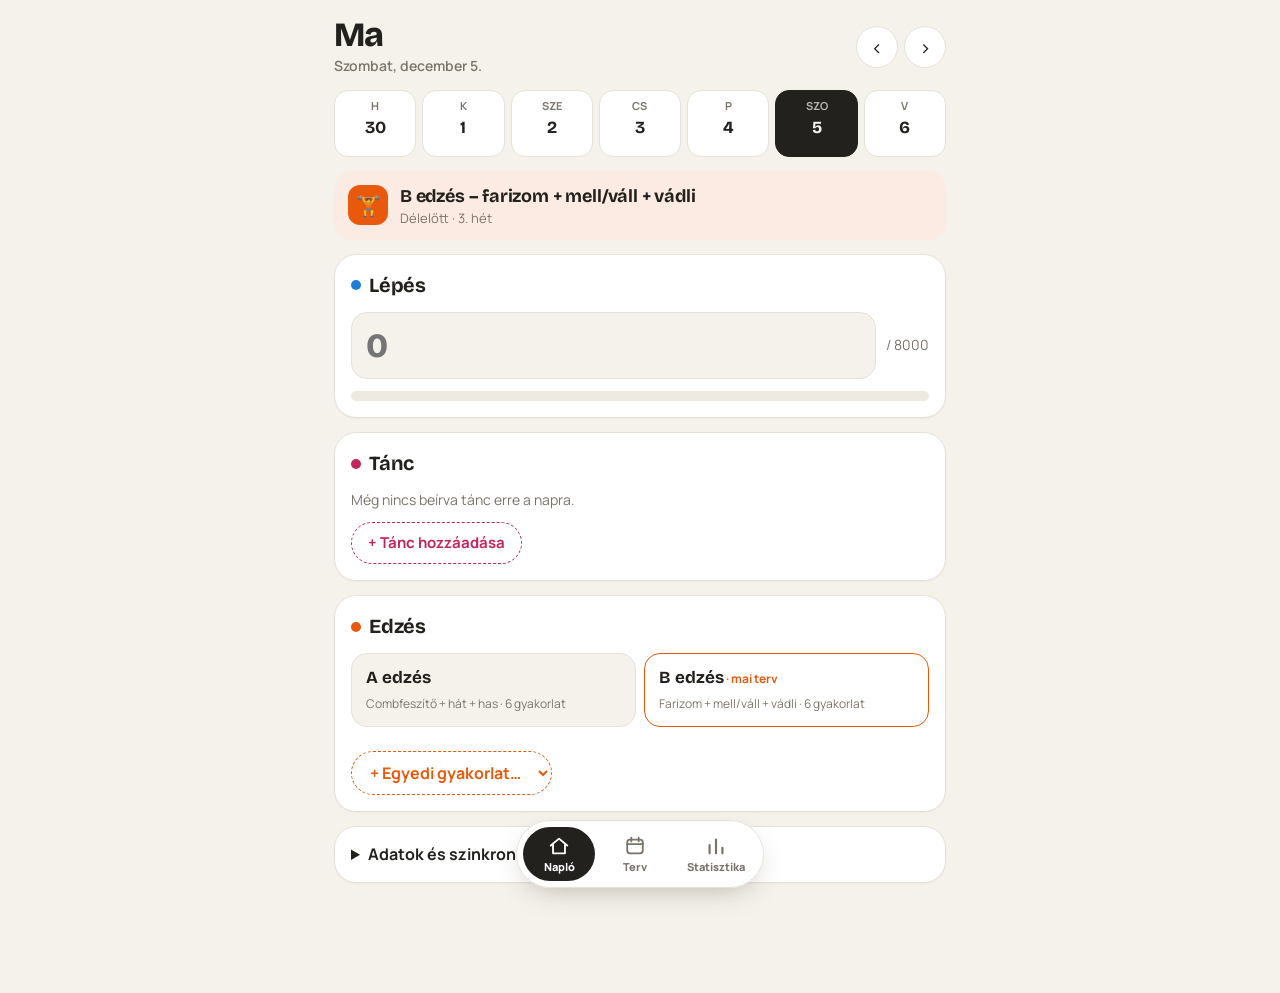
<file: index.html>
<!doctype html>
<html lang="hu">
<head>
<meta charset="utf-8">
<meta name="viewport" content="width=device-width, initial-scale=1, viewport-fit=cover">
<title>Napló</title>
<meta name="theme-color" content="#f5f2ec">
<link rel="manifest" href="manifest.webmanifest">
<link rel="icon" type="image/png" href="icon-192.png">
<link rel="apple-touch-icon" href="apple-touch-icon.png">
<meta name="apple-mobile-web-app-capable" content="yes">
<meta name="mobile-web-app-capable" content="yes">
<meta name="apple-mobile-web-app-status-bar-style" content="default">
<meta name="apple-mobile-web-app-title" content="Napló">
<style>
*{box-sizing:border-box}
[hidden]{display:none!important}
html,body{margin:0}
body{color:var(--ink);font-size:16px;line-height:1.45}
.wrap{max-width:640px;margin:0 auto;padding:max(18px,calc(env(safe-area-inset-top) + 10px)) 14px calc(env(safe-area-inset-bottom,0px) + 110px);display:flex;flex-direction:column;gap:14px}
button{font:inherit;cursor:pointer;border:none;background:none;color:inherit}
input,select{font:inherit;color:var(--ink)}
.num{font-family:var(--mono);font-variant-numeric:tabular-nums}

/* fejléc */
.top{display:flex;align-items:center;justify-content:space-between;gap:10px}
.top .t{display:flex;flex-direction:column}
.top .dn{font-family:var(--display);font-weight:800;font-size:34px;letter-spacing:-.03em;line-height:1}
.top .dd{color:var(--muted);font-weight:600;font-size:14px;margin-top:4px}
.navs{display:flex;gap:6px;align-items:center}
.circ{width:42px;height:42px;border-radius:50%;background:var(--surface);border:1px solid var(--line);display:grid;place-items:center;font-size:20px}
.todaybtn{height:42px;padding:0 14px;border-radius:99px;background:var(--surface);border:1px solid var(--line);font-weight:700;font-size:14px}
.status{font-size:12px;color:var(--muted);display:inline-flex;gap:6px;align-items:center}
.status i{width:8px;height:8px;border-radius:50%;background:var(--muted)}
.status.ok i{background:var(--good)}

/* hét */
.strip{display:grid;grid-template-columns:repeat(7,1fr);gap:6px}
.sd{background:var(--surface);border:1px solid var(--line);border-radius:14px;padding:7px 0 6px;display:flex;flex-direction:column;align-items:center;gap:2px}
.sd .a{font-size:11px;font-weight:700;color:var(--muted);text-transform:uppercase}
.sd .b{font-family:var(--display);font-weight:700;font-size:17px}
.sd .dots{display:flex;gap:3px;height:7px}
.sd .dots i{width:7px;height:7px;border-radius:50%}
.sd.sel{background:var(--ink);color:var(--bg);border-color:var(--ink)}
.sd.sel .a{color:inherit;opacity:.7}
.sd.today:not(.sel){border-color:var(--ink)}

/* terv sáv */
.plan{display:flex;align-items:center;gap:12px;background:var(--tint);border-radius:18px;padding:12px 14px}
.plan .ic{width:40px;height:40px;border-radius:12px;background:var(--c);color:#fff;display:grid;place-items:center;flex:none;font-size:20px}
.plan b{display:block;font-family:var(--display);font-size:18px;letter-spacing:-.01em;color:var(--ink)}
.plan .s{display:block;font-size:13px;color:var(--muted)}

/* kártyák */
.card{background:var(--surface);border:1px solid var(--line);border-radius:22px;padding:16px;display:flex;flex-direction:column;gap:12px;box-shadow:0 1px 2px rgba(40,30,10,.04)}
.chd{display:flex;align-items:center;justify-content:space-between;gap:10px}
.chd h2{margin:0;font-family:var(--display);font-size:20px;font-weight:700;letter-spacing:-.01em;display:flex;align-items:center;gap:8px}
.chd h2 i{width:10px;height:10px;border-radius:50%;background:var(--c)}
.chd .meta{font-size:13px;color:var(--muted);font-weight:600}
.empty{color:var(--muted);font-size:14px}
.add{align-self:flex-start;display:inline-flex;align-items:center;gap:6px;border:1.5px dashed var(--c);color:var(--c);border-radius:99px;padding:9px 16px;font-weight:700;font-size:15px}
.pill{border-radius:99px;padding:9px 16px;font-weight:700;font-size:15px;background:var(--c);color:#fff}
.pill.out{background:transparent;color:var(--c);border:1.5px solid var(--c)}
.row{display:flex;gap:8px;flex-wrap:wrap;align-items:center}

/* lépés */
.steps{display:flex;align-items:center;gap:10px}
.steps input{flex:1;min-width:0;font-family:var(--display);font-weight:800;font-size:34px;letter-spacing:-.02em;border:1.5px solid var(--line);border-radius:16px;padding:8px 14px;background:var(--bg);width:100%}
.steps input:focus{outline:none;border-color:var(--c)}
.steps .of{font-size:14px;color:var(--muted);white-space:nowrap}
.bar{height:10px;border-radius:99px;background:var(--sunk);overflow:hidden}
.bar i{display:block;height:100%;background:var(--c);border-radius:99px;transition:width .3s}
.quick{display:flex;gap:6px;flex-wrap:wrap}
.quick button{background:var(--sunk);border-radius:99px;padding:6px 12px;font-size:13px;font-weight:700}

/* tánc */
.dz{position:relative;border:1px solid var(--line);border-radius:16px;padding:12px 40px 12px 12px;display:flex;flex-direction:column;gap:10px;background:var(--bg)}
.dz .r{display:flex;gap:8px;align-items:center;flex-wrap:wrap;justify-content:space-between}
.seg{display:inline-flex;background:var(--sunk);border-radius:99px;padding:3px}
.seg button{padding:6px 12px;border-radius:99px;font-size:14px;font-weight:700;color:var(--muted)}
.seg button[aria-pressed="true"]{background:var(--surface);color:var(--ink);box-shadow:0 1px 3px rgba(0,0,0,.12)}
.stepper{display:inline-flex;align-items:center;gap:4px}
.stepper button{width:34px;height:34px;border-radius:50%;background:var(--sunk);font-size:18px;font-weight:700}
.stepper b{font-family:var(--display);font-size:20px;min-width:58px;text-align:center}
.ints{display:inline-flex;gap:4px;align-items:center}
.ints small{font-size:12px;color:var(--muted);margin-right:4px}
.ints button{width:28px;height:28px;border-radius:50%;border:1.5px solid var(--c);color:var(--c);font-size:12px;font-weight:700}
.ints button.on{background:var(--c);color:#fff}
.dz input.note{border:1px solid var(--line);border-radius:10px;padding:8px 10px;background:var(--surface);font-size:14px;width:100%}
.x{color:var(--muted);font-size:15px;padding:4px 6px}
.dz [data-xd]{position:absolute;top:8px;right:6px}

/* edzés */
.tpls{display:flex;gap:8px;flex-wrap:wrap}
.tpl{flex:1;min-width:140px;text-align:left;border-radius:16px;padding:12px 14px;border:1.5px solid var(--line);background:var(--bg)}
.tpl b{display:block;font-family:var(--display);font-size:17px}
.tpl span{font-size:12px;color:var(--muted)}
.tpl.rec{border-color:var(--c);background:var(--tint)}
.tpl.rec b::after{content:" · mai terv";font-family:var(--body);font-size:12px;color:var(--c);font-weight:700}
.ex{border:1px solid var(--line);border-radius:16px;padding:12px;background:var(--bg);display:flex;flex-direction:column;gap:8px}
.ex .hd{display:flex;align-items:center;gap:8px}
.ex .hd b{flex:1;font-family:var(--display);font-size:17px}
.ex .cnt{font-size:12px;font-weight:700;color:var(--muted);background:var(--sunk);border-radius:99px;padding:2px 8px}
.ex .cnt.all{background:var(--c);color:#fff}
.ex .prev{font-size:12px;color:var(--muted)}
.set{display:grid;grid-template-columns:22px 1fr 12px 1fr 44px;gap:6px;align-items:center}
.set .n{font-size:12px;color:var(--muted);text-align:right}
.set label{display:flex;align-items:center;gap:4px;background:var(--surface);border:1px solid var(--line);border-radius:10px;padding:0 8px}
.set input{border:none;background:transparent;width:100%;min-width:0;font-family:var(--display);font-weight:700;font-size:18px;padding:8px 0;text-align:center;-moz-appearance:textfield;appearance:textfield}
.set input::-webkit-inner-spin-button,.set input::-webkit-outer-spin-button{-webkit-appearance:none;margin:0}
.set input:focus{outline:none}
.set label span{font-size:11px;color:var(--muted)}
.set .mul{color:var(--muted);text-align:center}
.chk{width:44px;height:44px;border-radius:50%;border:2px solid var(--c);color:transparent;font-size:20px;font-weight:800}
.chk[aria-pressed="true"]{background:var(--c);color:#fff}
.set.done label{border-color:color-mix(in srgb,var(--c) 50%,var(--line))}
.ex .ft{display:flex;gap:8px;align-items:center;flex-wrap:wrap}
.ex .ft button.s{background:var(--sunk);border-radius:99px;padding:5px 12px;font-size:13px;font-weight:700}
.ex .ft .rir{margin-left:auto;display:inline-flex;align-items:center;gap:6px;font-size:12px;color:var(--muted);font-weight:700}
.ex .ft .rir input{width:52px;border:1px solid var(--line);border-radius:10px;padding:6px;text-align:center;background:var(--surface)}
select.addex{border:1.5px dashed var(--c);color:var(--c);border-radius:99px;padding:9px 14px;font-weight:700;background:transparent;max-width:100%}

/* mentés jelző */
.saved{position:fixed;left:50%;transform:translateX(-50%);top:calc(env(safe-area-inset-top,0px) + 10px);background:var(--ink);color:var(--bg);font-size:13px;font-weight:700;border-radius:99px;padding:6px 14px;opacity:0;transition:opacity .2s;pointer-events:none;z-index:70}
.saved.on{opacity:1}

details.sync summary{cursor:pointer;font-weight:700}
.sync .f{display:flex;flex-direction:column;gap:4px;margin-top:10px}
.sync label{font-size:12px;color:var(--muted);font-weight:600}
.sync input{border:1px solid var(--line);border-radius:10px;padding:9px 11px;background:var(--bg)}
.sync .row{margin-top:10px}
.sync .msg{font-size:13px;color:var(--muted);margin:8px 0 0}
.btn{border-radius:99px;padding:9px 16px;font-weight:700;border:1px solid var(--line);background:var(--surface)}
.btn.p{background:var(--ink);color:var(--bg);border-color:var(--ink)}
.filebtn{display:inline-block;cursor:pointer;border-radius:99px;padding:9px 16px;font-weight:700;border:1px solid var(--line)}
</style>
<link rel="stylesheet" href="theme.css">
</head>
<body>
<script src="store.js"></script>
<script src="plan.js"></script>
<div class="saved" id="saved">Mentve ✓</div>
<div class="wrap">
  <div class="top">
    <div class="t"><span class="dn" id="dn"></span><span class="dd" id="dd"></span></div>
    <div class="navs">
      <button class="todaybtn" id="tod" hidden>Ma</button>
      <button class="circ" id="prev" aria-label="Előző nap">‹</button>
      <button class="circ" id="next" aria-label="Következő nap">›</button>
    </div>
  </div>
  <div class="strip" id="strip"></div>
  <div class="plan" id="plan"></div>

  <section class="card" style="--c:var(--steps)">
    <div class="chd"><h2><i></i>Lépés</h2><span class="meta" id="stmeta"></span></div>
    <div class="steps"><input id="stin" type="number" inputmode="numeric" min="0" max="80000" placeholder="0" aria-label="Lépésszám"><span class="of" id="stof"></span></div>
    <div class="bar"><i id="stbar" style="width:0"></i></div>
  </section>

  <section class="card" style="--c:var(--dance)">
    <div class="chd"><h2><i></i>Tánc</h2><span class="meta" id="dmeta"></span></div>
    <div id="dlist" style="display:flex;flex-direction:column;gap:10px"></div>
    <button class="add" id="dadd">+ Tánc hozzáadása</button>
  </section>

  <section class="card" style="--c:var(--gym)">
    <div class="chd"><h2><i></i>Edzés</h2><span class="meta" id="gmeta"></span></div>
    <div class="tpls" id="tpls"></div>
    <div id="exlist" style="display:flex;flex-direction:column;gap:10px"></div>
    <div class="row" id="gfoot"><select class="addex" id="addex" aria-label="Gyakorlat hozzáadása"></select></div>
  </section>

  <section class="card">
    <details class="sync" id="syncdetails">
      <summary>Adatok és szinkron</summary>
      <p class="msg"><span class="status" data-sync-status><i></i><span></span></span></p>
      <div class="f"><label for="s-url">Webes alkalmazás URL (Apps Script)</label><input id="s-url" type="url" inputmode="url" placeholder="https://script.google.com/macros/s/…/exec"></div>
      <div class="f"><label for="s-token">Titkos szó</label><input id="s-token" type="password" autocomplete="off"></div>
      <div class="row"><button class="btn p" id="s-save">Összekötés</button><button class="btn" id="s-now">Szinkron most</button><button class="btn" id="s-off">Leválasztás</button></div>
      <p class="msg" id="syncinfo"></p>
      <div class="row"><button class="btn" id="b-down">Biztonsági mentés</button><label class="filebtn">Visszatöltés<input type="file" id="b-up" accept=".json,application/json" hidden></label></div>
      <p class="msg" id="backupmsg"></p>
    </details>
  </section>
</div>
<script>
(function(){
  const P=window.PLAN, db=window.LocalDB.db;
  const $=id=>document.getElementById(id);
  const isNum=v=>typeof v==='number'&&isFinite(v);
  const toD=s=>{const [y,m,d]=s.split('-').map(Number);return new Date(y,m-1,d)};
  const iso=d=>d.getFullYear()+'-'+String(d.getMonth()+1).padStart(2,'0')+'-'+String(d.getDate()).padStart(2,'0');
  const addDays=(d,n)=>new Date(d.getFullYear(),d.getMonth(),d.getDate()+n);
  const HU=['január','február','március','április','május','június','július','augusztus','szeptember','október','november','december'];
  const HUs=['jan.','febr.','márc.','ápr.','máj.','jún.','júl.','aug.','szept.','okt.','nov.','dec.'];
  const DN=['Vasárnap','Hétfő','Kedd','Szerda','Csütörtök','Péntek','Szombat'], DS=['H','K','Sze','Cs','P','Szo','V'];
  const today=()=>{const n=new Date();return new Date(n.getFullYear(),n.getMonth(),n.getDate())};
  const mondayOf=d=>addDays(d,-((d.getDay()+6)%7));
  const nf=n=>Math.round(n).toLocaleString('hu-HU');
  const kgTxt=v=>String(+v.toFixed(2)).replace('.',',');
  const hm=m=>Math.floor(m/60)+':'+String(m%60).padStart(2,'0');
  const norm=s=>String(s||'').trim().toLowerCase();
  const esc=s=>String(s).replace(/[&<>"]/g,c=>({'&':'&amp;','<':'&lt;','>':'&gt;','"':'&quot;'}[c]));
  const numOr=v=>{const x=parseFloat(String(v).replace(',','.'));return isFinite(x)?x:null};

  let steps={}, workouts={}, dances={}, prog={}, templates=P.templates();
  const q=new URLSearchParams(location.search);
  let sel=/^\d{4}-\d{2}-\d{2}$/.test(q.get('d')||'')?q.get('d'):iso(today());
  let ex=[], dz=[]; // a kiválasztott nap szerkesztett adatai

  // ---- mentés (automatikus) ----
  let tSave={};
  function flash(){const s=$('saved');s.classList.add('on');clearTimeout(flash.t);flash.t=setTimeout(()=>s.classList.remove('on'),1100)}
  function later(key,fn,ms=600){clearTimeout(tSave[key]);tSave[key]=setTimeout(async()=>{await fn();flash()},ms)}
  // ---- segédek ----
  const stepsOn=d=>steps[d]&&isNum(steps[d].n)?steps[d].n:null;
  const gymDone=d=>(workouts[d]?.items||[]).some(x=>x.done);
  const danceMin=d=>(dances[d]?.items||[]).reduce((a,x)=>a+(x.min||0),0);
  function setsOf(it){
    if(Array.isArray(it.setsArr)&&it.setsArr.length) return it.setsArr.map(s=>({reps:isNum(s.reps)?s.reps:null,kg:isNum(s.kg)?s.kg:null,done:!!s.done}));
    const n=isNum(it.sets)&&it.sets>0?it.sets:1; return Array.from({length:n},()=>({reps:isNum(it.reps)?it.reps:null,kg:isNum(it.kg)?it.kg:null,done:!!it.done}));
  }
  function toItem(f){const ss=f.sets.map(s=>{const o={done:!!s.done};if(isNum(s.reps))o.reps=s.reps;if(isNum(s.kg))o.kg=s.kg;return o});
    const o={ex:f.ex.trim(),done:ss.some(s=>s.done),sets:ss.length,setsArr:ss};const r=ss.find(s=>isNum(s.reps));if(r)o.reps=r.reps;
    const mk=Math.max(0,...ss.filter(s=>isNum(s.kg)).map(s=>s.kg));if(mk>0)o.kg=mk;if(isNum(f.rir))o.rir=f.rir;return o}
  function lastDone(name,before){const n=norm(name);
    const ds=Object.keys(workouts).filter(d=>d<before).sort().reverse();
    for(const d of ds){const it=(workouts[d].items||[]).find(x=>norm(x.ex)===n&&x.done);if(it)return {date:d,...it}}return null}
  const stepFor=kg=>kg>=40?5:2.5;
  function prefill(name){
    const pv=lastDone(name,sel), pi=P.item(name);
    if(pi&&(!pv||pv.date<P.startOf(prog))) return {ex:name,rir:null,sets:Array.from({length:pi.sets},()=>({reps:pi.reps,kg:isNum(pi.start)?pi.start:null,done:false}))};
    if(!pv) return {ex:name,rir:null,sets:[0,1,2].map(()=>({reps:null,kg:null,done:false}))};
    let ss=setsOf(pv).map(s=>({...s,done:false}));
    if(isNum(pv.rir)){if(pv.rir>=2)ss.forEach(s=>{if(isNum(s.kg)&&s.kg>0)s.kg+=stepFor(s.kg)});else if(pv.rir===1)ss.forEach(s=>{if(isNum(s.reps)&&s.reps<(pi?pi.reps+2:15))s.reps+=1})}
    if(pi&&ss.length!==pi.sets){const l=ss[ss.length-1];ss=Array.from({length:pi.sets},(_,k)=>ss[k]||{...l,done:false})}
    return {ex:name,rir:null,sets:ss};
  }
  function summ(it){const ss=setsOf(it).filter(s=>s.done);if(!ss.length)return '';
    const kg=Math.max(0,...ss.map(s=>s.kg||0));return `${ss.map(s=>s.reps??'?').join('/')} ism.${kg?' · '+kgTxt(kg)+' kg':''}`}

  // ---- fejléc, hét, terv ----
  const ICON={gym:'🏋️',dance:'💃',walk:'🚶',rest:'☕'}, COL={gym:'var(--gym)',dance:'var(--dance)',walk:'var(--steps)',rest:'var(--muted)'};
  function renderHead(){
    const d=toD(sel), t=iso(today());
    $('dn').textContent=sel===t?'Ma':sel===iso(addDays(today(),-1))?'Tegnap':DN[d.getDay()];
    $('dd').textContent=`${sel===t||sel===iso(addDays(today(),-1))?DN[d.getDay()]+', ':''}${HU[d.getMonth()]} ${d.getDate()}.`;
    $('tod').hidden=sel===t;
    const mon=mondayOf(d);
    $('strip').innerHTML=[0,1,2,3,4,5,6].map(k=>{const x=iso(addDays(mon,k)), dp=P.dayPlan(x,prog), n=stepsOn(x);
      const dots=(gymDone(x)?'<i style="background:var(--gym)"></i>':'')+(danceMin(x)?'<i style="background:var(--dance)"></i>':'')+(n!=null&&n>=dp.target?'<i style="background:var(--steps)"></i>':'');
      return `<button class="sd ${x===sel?'sel':''} ${x===t?'today':''}" data-d="${x}"><span class="a">${DS[k]}</span><span class="b">${toD(x).getDate()}</span><span class="dots">${dots}</span></button>`}).join('');
    const dp=P.dayPlan(sel,prog);
    $('plan').style.setProperty('--c',COL[dp.type]); $('plan').style.setProperty('--tint',`color-mix(in srgb,${COL[dp.type]} 12%,var(--surface))`);
    $('plan').innerHTML=`<span class="ic">${ICON[dp.type]}</span><span><b>${dp.label}${dp.workout?' – '+dp.workout.focus.toLowerCase():''}</b><span class="s">${dp.sub[0].toUpperCase()+dp.sub.slice(1)}${dp.week?' · '+dp.week+'. hét':''}</span></span>`;
  }
  $('strip').addEventListener('click',e=>{const b=e.target.closest('[data-d]');if(b)go(b.dataset.d)});
  $('prev').onclick=()=>go(iso(addDays(toD(sel),-1)));
  $('next').onclick=()=>go(iso(addDays(toD(sel),1)));
  $('tod').onclick=()=>go(iso(today()));
  function go(d){Object.values(tSave).forEach(clearTimeout);commitPending();sel=d;loadDay();renderAll()}
  function commitPending(){ /* függő mentések azonnal */ if(pend.w){pend.w=false;const d=pend.wd,items=pend.wi;items.length?db.doc('workouts/'+d).set({date:d,items}):db.doc('workouts/'+d).delete()} if(pend.d){pend.d=false;const d=pend.dd,items=pend.di;items.length?db.doc('dance/'+d).set({date:d,items}):db.doc('dance/'+d).delete()} if(pend.s){pend.s=false;pend.sf()} }
  const pend={};

  // ---- lépés ----
  function renderSteps(){
    const dp=P.dayPlan(sel,prog), n=stepsOn(sel);
    if(document.activeElement!==$('stin')) $('stin').value=n??'';
    const v=n||0;
    $('stof').textContent=`/ ${nf(dp.target)}${dp.plusDance?' + tánc':''}`;
    $('stbar').style.width=Math.min(100,v/dp.target*100)+'%';
    $('stmeta').textContent=v>=dp.target?'✓ megvan a cél':v?`még ${nf(dp.target-v)}`:'';
  }
  $('stin').addEventListener('input',()=>{
    const raw=$('stin').value.trim(), d=sel, v=parseInt(raw,10);
    const fn=()=>raw===''?(steps[d]?db.doc('steps/'+d).delete():Promise.resolve()):(v>=0&&v<=80000?db.doc('steps/'+d).set({date:d,n:v}):Promise.resolve());
    pend.s=true; pend.sf=fn;
    const dp=P.dayPlan(sel,prog); $('stbar').style.width=Math.min(100,(v||0)/dp.target*100)+'%';
    later('s',async()=>{pend.s=false;await fn()},700);
  });

  // ---- tánc ----
  const DKIND={ora:'Óra',buli:'Buli'}, DSUB={technika:'Technika',gyakorlas:'Gyakorlás'};
  function renderDance(){
    $('dlist').innerHTML=dz.length?dz.map((x,i)=>`<div class="dz" data-i="${i}">
      <div class="r"><span class="row"><span class="seg">${Object.entries(DKIND).map(([k,l])=>`<button data-kind="${k}" aria-pressed="${x.kind===k}">${l}</button>`).join('')}</span>
        ${x.kind==='ora'?`<span class="seg">${Object.entries(DSUB).map(([k,l])=>`<button data-sub="${k}" aria-pressed="${x.sub===k}">${l}</button>`).join('')}</span>`:''}</span>
        <button class="x" data-xd aria-label="Tánc törlése">✕</button></div>
      <div class="r"><span class="stepper"><button data-dur="-15" aria-label="15 perccel kevesebb">−</button><b>${hm(x.min)}</b><button data-dur="15" aria-label="15 perccel több">+</button></span>
        <span class="ints"><small>Intenzitás</small>${[1,2,3,4,5].map(v=>`<button data-int="${v}" class="${v<=x.intensity?'on':''}" aria-label="Intenzitás ${v}">${v}</button>`).join('')}</span></div>
      <input class="note" data-note value="${esc(x.note||'')}" placeholder="Hol? (nem kötelező)">
    </div>`).join(''):'<div class="empty">Még nincs beírva tánc erre a napra.</div>';
    const m=dz.reduce((a,x)=>a+x.min,0); $('dmeta').textContent=m?hm(m)+' óra':'';
    const dp=P.dayPlan(sel,prog); $('dadd').textContent=!dz.length&&dp.dance?`+ ${dp.label} beírása`:'+ Tánc hozzáadása';
  }
  function dChanged(){pend.d=true;pend.dd=sel;pend.di=dz.map(x=>{const o={kind:x.kind,min:x.min,intensity:x.intensity};if(x.kind==='ora')o.sub=x.sub||'technika';if(x.note&&x.note.trim())o.note=x.note.trim();return o});
    later('d',async()=>{pend.d=false;const d=pend.dd,items=pend.di;await (items.length?db.doc('dance/'+d).set({date:d,items}):(dances[d]?db.doc('dance/'+d).delete():null))})}
  $('dadd').onclick=()=>{const dp=P.dayPlan(sel,prog);dz.push({kind:'ora',sub:'technika',min:dz.length?90:(dp.dance||90),intensity:3,note:''});renderDance();dChanged()};
  $('dlist').addEventListener('click',e=>{const c=e.target.closest('.dz');if(!c)return;const x=dz[+c.dataset.i],b=e.target.closest('button');if(!b)return;
    if(b.hasAttribute('data-xd'))dz.splice(+c.dataset.i,1);
    else if(b.dataset.kind){x.kind=b.dataset.kind;x.sub=x.kind==='ora'?(x.sub||'technika'):null}
    else if(b.dataset.sub)x.sub=b.dataset.sub;
    else if(b.dataset.dur)x.min=Math.max(15,Math.min(600,x.min+ +b.dataset.dur));
    else if(b.dataset.int)x.intensity=+b.dataset.int; else return;
    renderDance();dChanged()});
  $('dlist').addEventListener('input',e=>{if(!e.target.hasAttribute('data-note'))return;dz[+e.target.closest('.dz').dataset.i].note=e.target.value;dChanged()});

  // ---- edzés ----
  function wChanged(){pend.w=true;pend.wd=sel;pend.wi=ex.filter(x=>norm(x.ex)).map(toItem);
    later('w',async()=>{pend.w=false;const d=pend.wd,items=pend.wi;await (items.length?db.doc('workouts/'+d).set({date:d,items}):(workouts[d]?db.doc('workouts/'+d).delete():null))})}
  function exHTML(x,i){
    const pv=lastDone(x.ex,sel), dn=x.sets.filter(s=>s.done).length;
    return `<div class="ex" data-i="${i}">
      <div class="hd"><b>${esc(x.ex)}</b><span class="cnt ${dn&&dn===x.sets.length?'all':''}">${dn}/${x.sets.length}</span><button class="x" data-xe aria-label="Gyakorlat törlése">✕</button></div>
      <div class="prev">${pv?`Legutóbb (${HUs[toD(pv.date).getMonth()]} ${toD(pv.date).getDate()}.): ${summ(pv)}${isNum(pv.rir)?' · RIR '+pv.rir:''}`:P.item(x.ex)?'Első alkalom – a terv kezdősúlyával':'Első alkalom'}</div>
      ${x.sets.map((s,j)=>`<div class="set ${s.done?'done':''}" data-s="${j}"><span class="n">${j+1}.</span>
        <label><input type="number" inputmode="decimal" step="0.25" min="0" data-f="kg" value="${isNum(s.kg)?s.kg:''}" placeholder="–" aria-label="${j+1}. széria súly"><span>kg</span></label><span class="mul">×</span>
        <label><input type="number" inputmode="numeric" step="1" min="0" data-f="reps" value="${isNum(s.reps)?s.reps:''}" placeholder="–" aria-label="${j+1}. széria ismétlés"><span>ism.</span></label>
        <button class="chk" data-chk aria-pressed="${s.done}" aria-label="${j+1}. széria kész">✓</button></div>`).join('')}
      <div class="ft"><button class="s" data-add>+ széria</button>${x.sets.length>1?'<button class="s" data-rm>− széria</button>':''}
        <label class="rir">RIR <input type="number" inputmode="numeric" min="-3" max="10" data-rir value="${isNum(x.rir)?x.rir:''}" placeholder="–"></label></div>
    </div>`;
  }
  function renderGym(){
    const dp=P.dayPlan(sel,prog);
    $('tpls').hidden=ex.length>0;
    $('tpls').innerHTML=Object.values(P.WORKOUTS).map(w=>`<button class="tpl ${dp.gym===w.key?'rec':''}" data-tpl="${w.key}"><b>${w.name}</b><span>${w.focus} · ${(templates[w.key]||[]).length} gyakorlat</span></button>`).join('');
    $('exlist').innerHTML=ex.map(exHTML).join('');
    const all=new Map(); [...Object.values(P.WORKOUTS).flatMap(w=>[...w.items,...w.extra].map(i=>i.ex)),...Object.values(workouts).flatMap(w=>(w.items||[]).map(i=>i.ex))].forEach(n=>{if(n&&!all.has(norm(n)))all.set(norm(n),n.trim())});
    const have=new Set(ex.map(x=>norm(x.ex)));
    $('addex').innerHTML=`<option value="">+ ${ex.length?'Gyakorlat hozzáadása':'Egyedi gyakorlat'}…</option>`+[...all.values()].filter(n=>!have.has(norm(n))).sort((a,b)=>a.localeCompare(b,'hu')).map(n=>`<option>${esc(n)}</option>`).join('')+'<option value="__new">Új gyakorlat…</option>';
    const done=ex.filter(x=>x.sets.some(s=>s.done)).length, ss=ex.reduce((a,x)=>a+x.sets.length,0), sd=ex.reduce((a,x)=>a+x.sets.filter(s=>s.done).length,0);
    $('gmeta').textContent=ex.length?`${sd}/${ss} széria`:'';
  }
  function refreshEx(card){const x=ex[+card.dataset.i];card.outerHTML=exHTML(x,+card.dataset.i);const ss=ex.reduce((a,x)=>a+x.sets.length,0),sd=ex.reduce((a,x)=>a+x.sets.filter(s=>s.done).length,0);$('gmeta').textContent=`${sd}/${ss} széria`}
  $('tpls').addEventListener('click',e=>{const b=e.target.closest('[data-tpl]');if(!b)return;ex=(templates[b.dataset.tpl]||[]).map(prefill);renderGym();wChanged()});
  $('addex').addEventListener('change',e=>{let v=e.target.value;e.target.value='';if(!v)return;
    if(v==='__new'){v=(prompt('A gyakorlat neve:')||'').trim();if(!v)return}
    ex.push(prefill(v));renderGym();wChanged();$('exlist').lastElementChild?.scrollIntoView({behavior:'smooth',block:'center'})});
  $('exlist').addEventListener('click',e=>{const c=e.target.closest('.ex');if(!c)return;const i=+c.dataset.i,x=ex[i];
    if(e.target.closest('[data-xe]')){ex.splice(i,1);renderGym();wChanged();return}
    const ck=e.target.closest('[data-chk]');if(ck){const s=x.sets[+ck.closest('.set').dataset.s];s.done=!s.done;refreshEx(c);renderHead();wChanged();return}
    if(e.target.closest('[data-add]')){const l=x.sets[x.sets.length-1]||{};x.sets.push({reps:l.reps??null,kg:l.kg??null,done:false});refreshEx(c);wChanged();return}
    if(e.target.closest('[data-rm]')){if(x.sets.length>1)x.sets.pop();refreshEx(c);wChanged()}});
  $('exlist').addEventListener('input',e=>{const c=e.target.closest('.ex');if(!c)return;const x=ex[+c.dataset.i];
    if(e.target.hasAttribute('data-rir')){x.rir=numOr(e.target.value);wChanged();return}
    const f=e.target.dataset.f;if(!f)return;const j=+e.target.closest('.set').dataset.s,old=x.sets[j][f],nv=numOr(e.target.value);x.sets[j][f]=nv;
    for(let k=j+1;k<x.sets.length;k++){const s=x.sets[k];if(s.done)break;if(s[f]===old||s[f]==null){s[f]=nv;const inp=c.querySelector(`.set[data-s="${k}"] [data-f="${f}"]`);if(inp)inp.value=isNum(nv)?nv:''}else break}
    wChanged()});

  // ---- betöltés ----
  function loadDay(){
    ex=(workouts[sel]?.items||[]).map(x=>({ex:x.ex||'',rir:isNum(x.rir)?x.rir:null,sets:setsOf(x)}));
    dz=(dances[sel]?.items||[]).map(x=>({kind:x.kind==='buli'?'buli':'ora',sub:x.kind==='buli'?null:(x.sub||'technika'),min:x.min||90,intensity:x.intensity||3,note:x.note||''}));
  }
  function renderAll(){renderHead();renderSteps();renderDance();renderGym()}
  const docsMap=s=>{const o={};s.docs.map(d=>d.data()).filter(x=>x&&x.date).forEach(x=>o[x.date]=x);return o};
  db.collection('steps').onSnapshot(s=>{steps=docsMap(s);renderHead();renderSteps()});
  db.collection('workouts').onSnapshot(s=>{workouts=docsMap(s);if(!pend.w&&!document.activeElement?.closest?.('.ex')){loadDay();renderGym()}renderHead()});
  db.collection('dance').onSnapshot(s=>{dances=docsMap(s);if(!pend.d&&!document.activeElement?.closest?.('.dz')){dz=(dances[sel]?.items||[]).map(x=>({kind:x.kind==='buli'?'buli':'ora',sub:x.kind==='buli'?null:(x.sub||'technika'),min:x.min||90,intensity:x.intensity||3,note:x.note||''}));renderDance()}renderHead()});
  db.doc('settings/program').onSnapshot(s=>{prog=s.exists?s.data():{};renderAll()});
  db.doc('settings/templates').onSnapshot(s=>{if(s.exists){const d=s.data();templates={...P.templates(),...(d.a&&d.b?{a:d.a,b:d.b}:{})};renderGym()}});
  addEventListener('pagehide',commitPending);
  document.addEventListener('visibilitychange',()=>{if(document.hidden)commitPending();else renderAll()});

  // mélylinkek: ?tpl=a, #tanc
  loadDay(); renderAll();
  setTimeout(()=>{const t=q.get('tpl');
    if(t&&P.WORKOUTS[t]&&!ex.length){ex=(templates[t]||[]).map(prefill);renderGym();wChanged()}
    if(location.hash==='#tanc'&&!dz.length)$('dadd').click();
    if(location.hash==='#szinkron'){$('syncdetails').open=true;$('syncdetails').scrollIntoView()}
    if(t||location.hash||q.get('d'))history.replaceState(null,'',location.pathname)},150);
})();
</script>
<script>
(function(){
  const $=id=>document.getElementById(id), L=window.LocalDB, c=L.cfg();
  $('s-url').value=c.url||''; $('s-token').value=c.token||'';
  $('s-save').onclick=()=>{const url=$('s-url').value.trim();
    if(url&&!/^https:\/\/script\.google\.com\/macros\/s\/[^/]+\/exec$/.test(url)){$('syncinfo').textContent='A cím így nézzen ki: https://script.google.com/macros/s/…/exec';return}
    L.setCfg(url?{url,token:$('s-token').value}:{})};
  $('s-now').onclick=()=>L.sync();
  $('s-off').onclick=()=>{L.setCfg({});$('s-url').value='';$('s-token').value='';L.status()};
  $('b-down').onclick=()=>L.download();
  $('b-up').onchange=async ev=>{const f=ev.target.files[0];if(!f)return;
    try{L.importObj(JSON.parse(await f.text()));$('backupmsg').textContent='Visszatöltve.'}catch(e){$('backupmsg').textContent=e.message||'Nem sikerült beolvasni a fájlt.'}ev.target.value=''};
  L.status();
})();
</script>
<script src="nav.js"></script>
<script>if('serviceWorker' in navigator) addEventListener('load',()=>navigator.serviceWorker.register('sw.js').catch(()=>{}));</script>
</body>
</html>
</file>
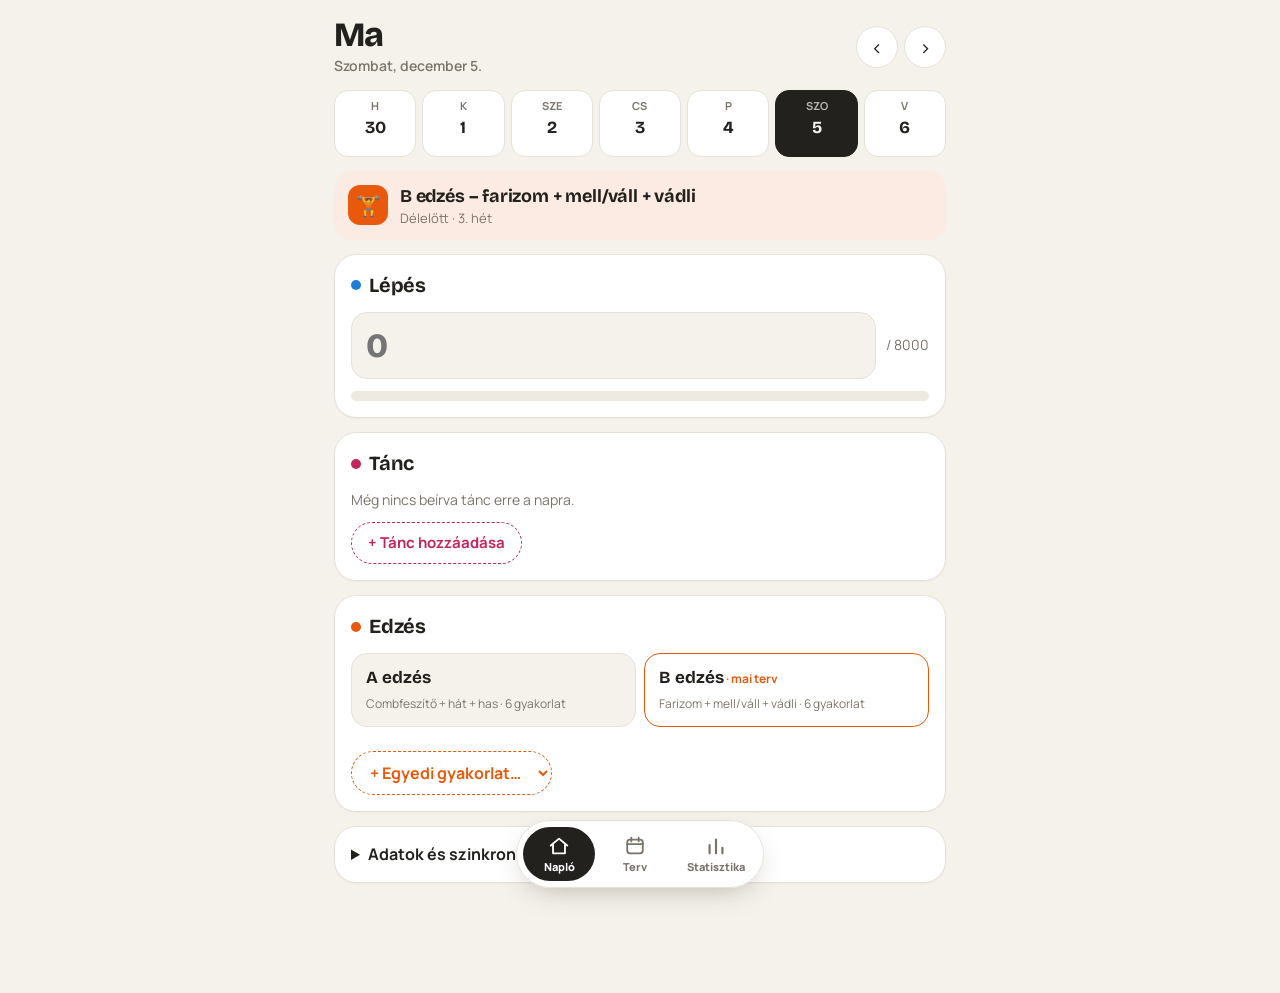
<file: edzes.html>
<!doctype html>
<html lang="hu"><head><meta charset="utf-8"><title>Napló</title>
<script>location.replace('./'+location.search+location.hash)</script>
</head><body><a href="./">Tovább a naplóhoz</a></body></html>
</file>
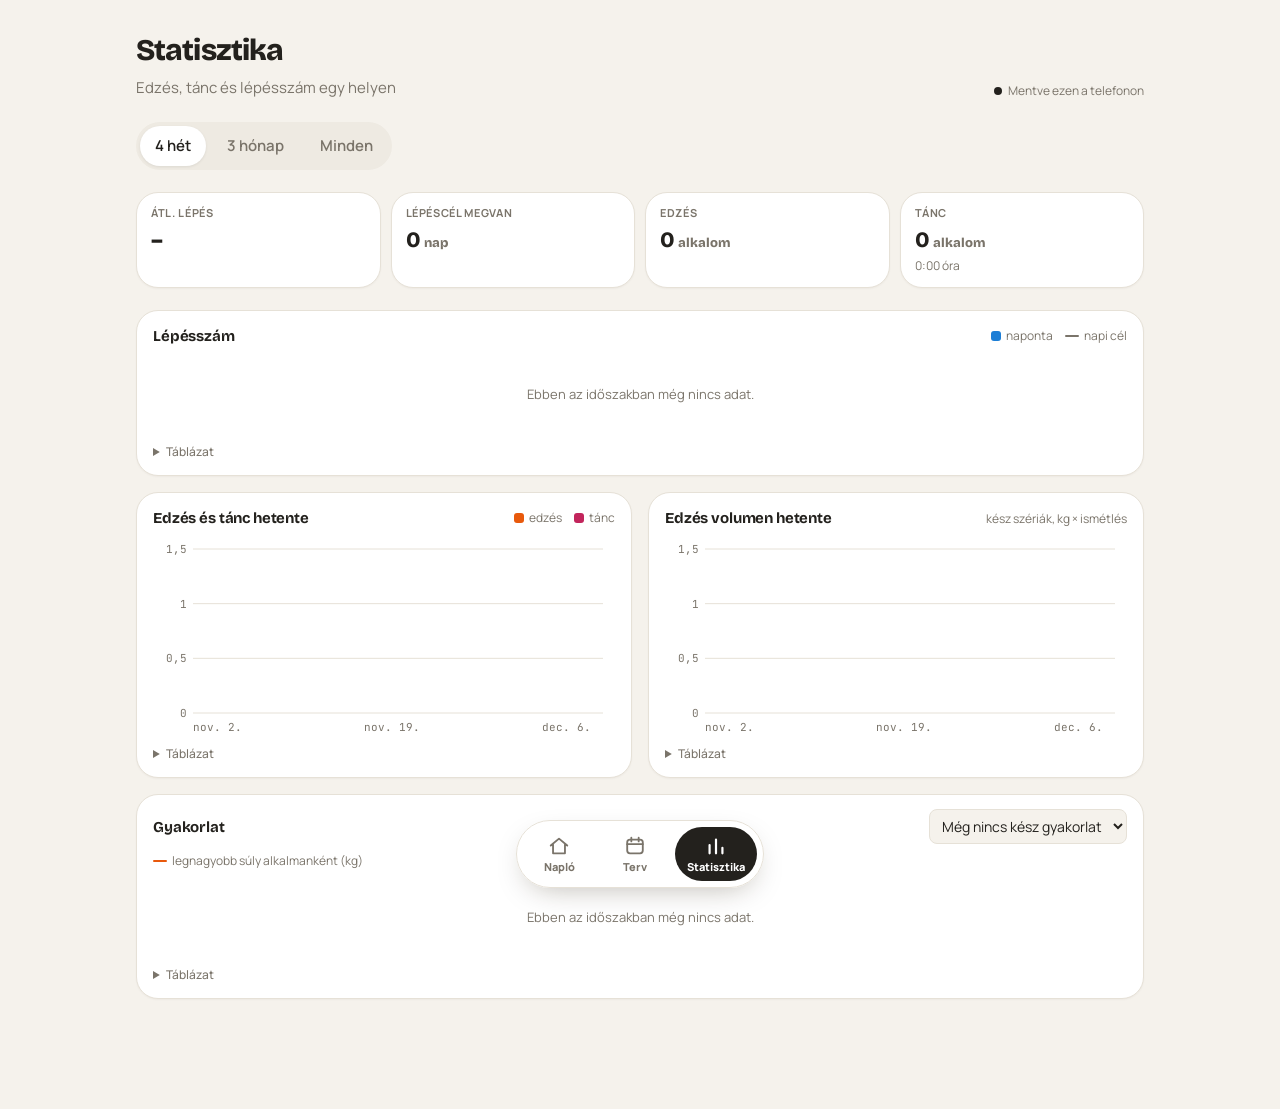
<file: stats.html>
<!doctype html>
<html lang="hu">
<head>
<meta charset="utf-8">
<meta name="viewport" content="width=device-width, initial-scale=1, viewport-fit=cover">
<title>Statisztika</title>
<meta name="theme-color" content="#0c0e0b" media="(prefers-color-scheme: light)">
<meta name="theme-color" content="#0c0e0b" media="(prefers-color-scheme: dark)">
<link rel="manifest" href="manifest.webmanifest">
<link rel="icon" type="image/png" href="icon-192.png">
<link rel="apple-touch-icon" href="apple-touch-icon.png">
<meta name="apple-mobile-web-app-capable" content="yes">
<meta name="mobile-web-app-capable" content="yes">
<meta name="apple-mobile-web-app-status-bar-style" content="black-translucent">
<meta name="apple-mobile-web-app-title" content="Statisztika">

<style>

:root{
  --bg:#f4f6f1; --surface:#ffffff; --sunk:#eef1ea; --ink:#1b2320; --muted:#5f6b66; --line:#dde3da;
  --accent:#0ca678; --accent-ink:#ffffff; --accent-soft:#d3f5e8;
  --hero1:#ffe8cc; --hero2:#f3e5ff;
  --m-legs:#f76707; --m-core:#5c940d; --m-upper:#7048e8; --m-back:#1098ad;
  --t-legs:#fff1e6; --t-core:#f1f8e4; --t-upper:#f1edff; --t-back:#e4f6f9;
  --dance:#ae3ec9; --t-dance:#f8f0fc;
  --good:#2b8a3e; --warn:#d9480f; --bad:#e03131;
  --display:"Sora",system-ui,sans-serif; --body:"IBM Plex Sans",system-ui,sans-serif; --mono:"IBM Plex Mono",ui-monospace,monospace;
}
@media (prefers-color-scheme: dark){
  :root:not([data-theme="light"]){
    color-scheme:dark;
    --bg:#10141a; --surface:#181e26; --sunk:#202833; --ink:#e9eef3; --muted:#9aa6b2; --line:#2c3642;
    --accent:#38d9a9; --accent-ink:#062a1f; --accent-soft:#12372d;
    --hero1:#3a2612; --hero2:#2b1f45;
    --m-legs:#ff922b; --m-core:#94d82d; --m-upper:#9775fa; --m-back:#3bc9db;
    --t-legs:#2c2016; --t-core:#1f2a16; --t-upper:#221d36; --t-back:#132a2f;
    --dance:#e599f7; --t-dance:#2a1a30;
    --good:#69db7c; --warn:#ff922b; --bad:#ff6b6b;
  }
}
:root[data-theme="dark"]{
  color-scheme:dark;
  --bg:#10141a; --surface:#181e26; --sunk:#202833; --ink:#e9eef3; --muted:#9aa6b2; --line:#2c3642;
  --accent:#38d9a9; --accent-ink:#062a1f; --accent-soft:#12372d;
  --hero1:#3a2612; --hero2:#2b1f45;
  --m-legs:#ff922b; --m-core:#94d82d; --m-upper:#9775fa; --m-back:#3bc9db;
  --t-legs:#2c2016; --t-core:#1f2a16; --t-upper:#221d36; --t-back:#132a2f;
  --dance:#e599f7; --t-dance:#2a1a30;
  --good:#69db7c; --warn:#ff922b; --bad:#ff6b6b;
}
*{box-sizing:border-box}
[hidden]{display:none!important}
body{background:var(--bg);color:var(--ink);font-family:var(--body);font-size:15px;line-height:1.5}
.wrap{max-width:1040px;margin:0 auto;padding:28px 16px 48px;display:flex;flex-direction:column;gap:22px}
h1,h2{font-family:var(--display);margin:0;text-wrap:balance}
h1{font-size:30px;font-weight:800;letter-spacing:-.02em}
h1 .a{color:var(--m-legs)} h1 .b{color:var(--dance)}
h2{font-size:17px;font-weight:600}
.num{font-family:var(--mono);font-variant-numeric:tabular-nums}
.muted{color:var(--muted)}
header{display:flex;justify-content:space-between;align-items:flex-end;flex-wrap:wrap;gap:12px}
header p{margin:4px 0 0;color:var(--muted)}
.status{font-size:12px;color:var(--muted);display:inline-flex;align-items:center;gap:6px}
.status i{width:8px;height:8px;border-radius:50%;background:var(--muted)}
.status.ok i{background:var(--accent)}
.note{font-size:13px;color:var(--muted);margin:0;max-width:72ch}
.msg{font-size:13px;color:var(--muted)}
.dirty{color:var(--warn);font-weight:600}
.row{display:flex;gap:12px;align-items:flex-end;flex-wrap:wrap}
input,select{font:inherit;color:var(--ink);background:var(--bg);border:1px solid var(--line);border-radius:8px;padding:9px 11px;min-width:0}
input:focus-visible,button:focus-visible,summary:focus-visible,select:focus-visible{outline:2px solid var(--accent);outline-offset:2px}
button{font:inherit;font-weight:600;cursor:pointer;border-radius:8px;border:1px solid transparent;padding:9px 16px}
.primary{background:var(--accent);color:var(--accent-ink)}
.primary:disabled{opacity:.45;cursor:default}
.ghost{background:transparent;border-color:var(--line);color:var(--ink)}
.small{padding:6px 10px;font-size:13px}
section.card,form.card{background:var(--surface);border:1px solid var(--line);border-radius:16px;padding:18px 20px;display:flex;flex-direction:column;gap:14px}
.meal-empty{font-size:13px;color:var(--muted);padding:4px 0}

/* week */
.week{border-radius:18px;padding:18px;background:linear-gradient(120deg,var(--hero1),var(--hero2));display:flex;flex-direction:column;gap:14px}
.week-h{display:flex;justify-content:space-between;align-items:center;gap:10px;flex-wrap:wrap}
.week-h .nav{display:flex;align-items:center;gap:8px}
.week-h .nav button{width:36px;height:36px;padding:0;border-radius:50%;background:var(--surface);color:var(--ink);font-size:16px}
.week-h .nav .lbl{font-family:var(--display);font-weight:600;min-width:150px;text-align:center}
.goals{display:flex;gap:8px;flex-wrap:wrap}
.wk{font-size:13px;font-weight:600;padding:4px 10px;border-radius:99px;background:var(--surface);color:var(--m-legs)}
.wk.dance{color:var(--dance)}
.wk.ok::before{content:"✓ "}
.days{display:grid;grid-template-columns:repeat(7,minmax(0,1fr));gap:8px}
.day{background:color-mix(in srgb,var(--surface) 80%,transparent);border:2px solid transparent;border-radius:12px;padding:8px;display:flex;flex-direction:column;gap:5px;cursor:pointer;text-align:left;color:var(--ink);font-weight:400;min-height:92px}
.day.sel{border-color:var(--ink)}
.day.today .dn{color:var(--accent)}
.day .dn{font-size:11px;font-weight:700;letter-spacing:.05em;text-transform:uppercase;color:var(--muted)}
.day .dd{font-family:var(--mono);font-size:13px}
.tag{font-size:11px;font-weight:600;border-radius:6px;padding:2px 6px;line-height:1.3}
.tag.g{background:var(--tg);color:var(--gc)}
.tag.g.plan{background:transparent;border:1px dashed var(--gc)}
.tag.d{background:var(--t-dance);color:var(--dance)}
@media (max-width:640px){
  .days{grid-template-columns:repeat(7,minmax(0,1fr));gap:4px}
  .day{padding:6px 4px;min-height:74px;align-items:center;text-align:center}
  .day .tag{font-size:0;width:10px;height:10px;padding:0;border-radius:50%;background:var(--gc)}
  .day .tag.d{background:var(--dance)}
  .day .tag.g.plan{background:transparent;border:2px solid var(--gc)}
}

/* tabs */
.tabs{display:flex;gap:6px;background:var(--sunk);padding:4px;border-radius:12px;width:max-content;max-width:100%}
.tabs button{background:transparent;color:var(--muted);padding:8px 16px;border-radius:9px}
.tabs button[aria-selected="true"]{background:var(--surface);color:var(--ink);box-shadow:0 1px 3px rgba(0,0,0,.08)}
.tabs .cnt{font-family:var(--mono);font-size:12px;color:var(--accent);margin-left:4px}
@media (max-width:520px){.tabs{width:100%}.tabs button{flex:1;padding:8px 4px}}
.panel{display:flex;flex-direction:column;gap:14px}
.flabel{font-size:12px;color:var(--muted);font-weight:500}

/* gym rows */
.excard{background:var(--gt);border-radius:14px;padding:10px 12px;display:flex;flex-direction:column;gap:6px}
.exhd{display:flex;gap:8px;align-items:center}
.exname-in{flex:1;min-width:0;font-weight:700;color:var(--gc);background:var(--surface);font-size:16px;padding:8px 10px}
.excnt{font-family:var(--mono);font-size:13px;font-weight:600;color:var(--muted);background:var(--surface);border-radius:99px;padding:3px 9px}
.excnt.all{background:var(--gc);color:#fff}
.excard .x{background:none;border:none;color:var(--muted);padding:6px 4px;font-size:15px}
.excard .x:hover{color:var(--bad)}
.excard .prev{font-size:12px;color:var(--muted);font-family:var(--mono);padding:0 2px}
.excard .prev .up{color:var(--good);font-weight:600}
.sets{display:flex;flex-direction:column;gap:6px}
.setrow{display:grid;grid-template-columns:26px minmax(0,1fr) 14px minmax(0,1fr) 48px;gap:8px;align-items:center;background:var(--surface);border-radius:10px;padding:6px 8px;border:1px solid transparent}
.setrow.done{border-color:var(--gc);background:color-mix(in srgb,var(--gc) 10%,var(--surface))}
.setrow .sn{font-family:var(--mono);font-size:13px;color:var(--muted);text-align:right}
.setrow .fld{display:flex;align-items:center;gap:6px;min-width:0}
.setrow .fld input{width:100%;min-width:0;font-family:var(--mono);font-size:17px;text-align:center;padding:8px 4px;background:var(--bg)}
.setrow .fld span{font-size:12px;color:var(--muted)}
.setrow .mul{color:var(--muted);text-align:center}
.setrow input[type=number],.exft input[type=number]{-moz-appearance:textfield;appearance:textfield}
.setrow input::-webkit-inner-spin-button,.setrow input::-webkit-outer-spin-button,.exft input::-webkit-inner-spin-button,.exft input::-webkit-outer-spin-button{-webkit-appearance:none;margin:0}
.chk{width:44px;height:44px;border-radius:12px;border:2px solid var(--gc);background:transparent;color:transparent;font-size:20px;padding:0;line-height:1}
.chk[aria-pressed="true"]{background:var(--gc);color:#fff}
.exft{display:flex;gap:8px;align-items:center;flex-wrap:wrap}
.exft .ghost{background:var(--surface)}
.exft .rir{display:inline-flex;align-items:center;gap:6px;font-size:12px;color:var(--muted);font-weight:600}
.exft .rir input{width:56px;text-align:center;font-family:var(--mono);font-size:16px;padding:6px;background:var(--surface)}
.exft .vol{margin-left:auto;font-family:var(--mono);font-size:13px;color:var(--muted)}
.gymtotal{display:flex;gap:16px;flex-wrap:wrap;font-family:var(--mono);font-size:14px;color:var(--muted)}
.gymtotal b{color:var(--ink);font-weight:500}
.tplbar{display:flex;gap:8px;flex-wrap:wrap;align-items:center}
.tplbtn{background:var(--tt);color:var(--tc);border:1px solid color-mix(in srgb,var(--tc) 40%,transparent);padding:8px 14px;border-radius:10px;display:inline-flex;flex-direction:column;align-items:flex-start;line-height:1.2}
.tplbtn small{font-weight:500;font-size:11px;opacity:.8}
#addex{max-width:100%;font-weight:600;color:var(--accent);border-color:var(--accent);background:var(--surface)}
.settings textarea{font:inherit;font-size:14px;color:var(--ink);background:var(--bg);border:1px solid var(--line);border-radius:8px;padding:8px 10px;min-height:170px;resize:vertical;width:100%}


/* dance */
.dsess{background:var(--t-dance);border:1px solid color-mix(in srgb,var(--dance) 30%,transparent);border-radius:14px;padding:12px 14px;display:grid;grid-template-columns:auto auto 1fr 24px;gap:10px 16px;align-items:center}
.dsess .x{background:none;border:none;color:var(--muted);padding:4px;justify-self:end}
.dsess .x:hover{color:var(--bad)}
.seg{display:inline-flex;background:var(--surface);border:1px solid var(--line);border-radius:10px;padding:3px;gap:2px}
.seg button{background:transparent;color:var(--muted);padding:6px 12px;border-radius:7px;font-size:14px}
.seg button[aria-pressed="true"]{background:var(--dance);color:#fff}
.seg.sub button[aria-pressed="true"]{background:color-mix(in srgb,var(--dance) 22%,var(--surface));color:var(--dance)}
.dur{display:inline-flex;align-items:center;gap:6px}
.dur button{width:34px;height:34px;padding:0;border-radius:50%;background:var(--surface);border:1px solid var(--line);color:var(--dance);font-size:18px;line-height:1}
.dur .t{font-family:var(--mono);font-size:18px;min-width:52px;text-align:center}
.ints{display:inline-flex;gap:5px;align-items:center}
.ints button{width:26px;height:26px;padding:0;border-radius:50%;border:2px solid var(--dance);background:transparent;color:var(--dance);font-family:var(--mono);font-size:12px}
.ints button.on{background:var(--dance);color:#fff}
.dsess .lbl{font-size:11px;letter-spacing:.05em;text-transform:uppercase;color:var(--muted);font-weight:600}
.dsess .note-in{grid-column:1/-1;width:100%;background:var(--surface);padding:7px 10px;font-size:14px}
.dsess .r1{grid-column:1/-2;display:flex;gap:10px;flex-wrap:wrap;align-items:center}
.dsess .r2{grid-column:1/-1;display:flex;gap:18px 24px;flex-wrap:wrap;align-items:center}
.addd{align-self:flex-start;color:var(--dance);border-color:var(--dance)!important}

/* log */
.log-list{list-style:none;margin:0;padding:0;max-height:520px;overflow:auto}
.log-list li{display:grid;grid-template-columns:86px 1fr auto;align-items:center;padding:8px 0;border-bottom:1px solid var(--line);gap:8px}
.log-list .meta{display:flex;gap:10px;flex-wrap:wrap;font-size:13px}
.log-list .gy{color:var(--m-legs);font-weight:600} .log-list .gyp{color:var(--muted);font-style:italic}
.log-list .tn{color:var(--dance);font-weight:600}
.log-list button{background:none;border:none;color:var(--muted);padding:4px 6px;font-size:13px}
.log-list button:hover{color:var(--ink)}
.log-list .confirm{color:var(--bad)}
@media (max-width:520px){.log-list li{grid-template-columns:84px 1fr}.log-list li>span:first-child{white-space:nowrap}.log-list li>span:last-child{grid-column:2}.log-list button{padding:2px 10px 2px 0}}
details summary{cursor:pointer;font-family:var(--display);font-weight:600;font-size:15px}
.settings{display:grid;grid-template-columns:repeat(auto-fit,minmax(170px,1fr));gap:12px;margin-top:14px}
.field{display:flex;flex-direction:column;gap:4px}
.field label{font-size:12px;color:var(--muted);font-weight:500}


:root{--s-gym:#f76707;--s-dance:#ae3ec9;--s-weight:#0ca678;--s-waist:#7048e8;--s-kcal:#0ca678;--s-prot:#1c7ed6;--s-vol:#f76707;--s-goal:#5f6b66;--s-period:rgba(214,51,108,.10)}
@media (prefers-color-scheme: dark){:root:not([data-theme="light"]){--s-gym:#e8590c;--s-dance:#cc5de8;--s-weight:#20c997;--s-waist:#9775fa;--s-kcal:#20c997;--s-prot:#4dabf7;--s-vol:#e8590c;--s-goal:#9aa6b2;--s-period:rgba(247,131,172,.14)}}
:root[data-theme="dark"]{--s-gym:#e8590c;--s-dance:#cc5de8;--s-weight:#20c997;--s-waist:#9775fa;--s-kcal:#20c997;--s-prot:#4dabf7;--s-vol:#e8590c;--s-goal:#9aa6b2;--s-period:rgba(247,131,172,.14)}
.filters{display:flex;gap:6px;background:var(--sunk);padding:4px;border-radius:12px;width:max-content;max-width:100%}
.filters button{background:transparent;color:var(--muted);padding:8px 14px;border-radius:9px}
.filters button[aria-pressed="true"]{background:var(--surface);color:var(--ink);box-shadow:0 1px 3px rgba(0,0,0,.08)}
.tiles{display:grid;grid-template-columns:repeat(auto-fit,minmax(150px,1fr));gap:10px}
@media (max-width:520px){.tiles{grid-template-columns:1fr 1fr}.tiles>.tile:first-child{grid-column:span 2}}
.tile{background:var(--surface);border:1px solid var(--line);border-radius:14px;padding:12px 14px}
.tile .k{font-size:11px;letter-spacing:.06em;text-transform:uppercase;color:var(--muted);font-weight:700}
.tile .v{font-family:var(--mono);font-size:22px;font-weight:500;margin-top:2px}
.tile .v small{font-size:13px;color:var(--muted)}
.tile .s{font-size:12px;color:var(--muted)}
.charts{display:grid;grid-template-columns:repeat(2,minmax(0,1fr));gap:16px}
@media (max-width:820px){.charts{grid-template-columns:1fr}}
.ch{background:var(--surface);border:1px solid var(--line);border-radius:16px;padding:14px 16px;display:flex;flex-direction:column;gap:8px;min-width:0}
.ch .hd{display:flex;justify-content:space-between;align-items:baseline;gap:8px;flex-wrap:wrap}
.ch h2{font-size:15px}
.ch .sub{font-size:12px;color:var(--muted)}
.ch .lg{display:flex;gap:12px;font-size:12px;color:var(--muted);flex-wrap:wrap}
.ch .lg span{display:inline-flex;gap:5px;align-items:center}
.ch .lg i{width:10px;height:10px;border-radius:3px;display:inline-block}
.ch .lg i.ln{height:2px;width:14px;border-radius:1px}
.ch .lg i.ds{height:0;width:14px;border-top:2px dashed}
.plot{position:relative;width:100%}
.plot svg{display:block;width:100%;height:auto;overflow:visible;touch-action:pan-y}
.plot text{font-family:var(--mono);font-size:11px;fill:var(--muted)}
.tip{position:absolute;pointer-events:none;background:var(--ink);color:var(--bg);font-size:12px;border-radius:8px;padding:6px 9px;white-space:nowrap;transform:translate(-50%,-100%);opacity:0;transition:opacity .1s;z-index:2;font-family:var(--body)}
.tip b{font-family:var(--mono);font-weight:500}
.tip .r{display:flex;gap:6px;align-items:center}
.tip .r i{width:8px;height:8px;border-radius:2px;display:inline-block}
.empty{font-size:13px;color:var(--muted);padding:30px 0;text-align:center}
#exsel{max-width:100%;font-size:14px;padding:6px 8px}
details.tbl summary{font-size:12px;color:var(--muted);cursor:pointer;font-family:var(--body);font-weight:500}
details.tbl table{width:100%;border-collapse:collapse;font-size:12px;font-family:var(--mono);margin-top:6px}
details.tbl td,details.tbl th{padding:3px 6px;border-bottom:1px solid var(--line);text-align:right}
details.tbl td:first-child,details.tbl th:first-child{text-align:left}
details.tbl .wrapt{max-height:220px;overflow:auto}
html,body{margin:0}
.wrap{padding-top:max(28px,calc(env(safe-area-inset-top) + 12px));padding-bottom:max(48px,calc(env(safe-area-inset-bottom) + 24px))}
.divider{height:1px;background:var(--line)}
.filebtn{display:inline-block;cursor:pointer;padding:9px 16px;border:1px solid var(--line);border-radius:8px;font-weight:600;color:var(--ink)}
header{flex-wrap:nowrap}
@media (max-width:520px){header{flex-wrap:wrap}}
</style>
<link rel="stylesheet" href="theme.css">
</head>
<body>
<script src="store.js"></script>
<script src="plan.js"></script>
<div class="wrap">
  <header>
    <div>
      <h1>Statisztika</h1>
      <p>Edzés, tánc és lépésszám egy helyen</p>
    </div>
    <div class="status" id="status"><i></i><span>Betöltés…</span></div>
  </header>

  <div class="filters" role="group" aria-label="Időszak" id="range">
    <button type="button" data-r="28" aria-pressed="true">4 hét</button>
    <button type="button" data-r="91" aria-pressed="false">3 hónap</button>
    <button type="button" data-r="0" aria-pressed="false">Minden</button>
  </div>

  <div class="tiles" id="tiles"></div>

  <div class="charts">
    <section class="ch" style="grid-column:1/-1"><div class="hd"><h2>Lépésszám</h2><div class="lg"><span><i style="background:var(--s-prot)"></i>naponta</span><span><i class="ln" style="background:var(--s-goal)"></i>napi cél</span></div></div><div class="plot" id="c-steps"></div><details class="tbl"><summary>Táblázat</summary><div class="wrapt" id="t-steps"></div></details></section>
    <section class="ch" hidden><div class="hd"><h2>Testsúly</h2><div class="lg"><span><i style="background:var(--s-weight);border-radius:50%;opacity:.45"></i>napi</span><span><i class="ln" style="background:var(--s-weight)"></i>7 napos átlag</span><span><i class="ds" style="border-color:var(--s-goal)"></i>cél</span><span><i style="background:var(--s-period)"></i>menstruáció</span></div></div><div class="plot" id="c-weight"></div><details class="tbl"><summary>Táblázat</summary><div class="wrapt" id="t-weight"></div></details></section>
    <section class="ch" hidden><div class="hd"><h2>Derékbőség</h2><span class="sub">cm</span></div><div class="plot" id="c-waist"></div><details class="tbl"><summary>Táblázat</summary><div class="wrapt" id="t-waist"></div></details></section>
    <section class="ch" hidden><div class="hd"><h2>Kalória</h2><div class="lg"><span><i style="background:var(--s-kcal)"></i>naponta</span><span><i class="ds" style="border-color:var(--s-goal)"></i><span id="lg-kcal">terv</span></span></div></div><div class="plot" id="c-kcal"></div><details class="tbl"><summary>Táblázat</summary><div class="wrapt" id="t-kcal"></div></details></section>
    <section class="ch" hidden><div class="hd"><h2>Fehérje</h2><div class="lg"><span><i style="background:var(--s-prot)"></i>g naponta</span><span><i class="ds" style="border-color:var(--s-goal)"></i><span id="lg-prot">cél</span></span></div></div><div class="plot" id="c-prot"></div><details class="tbl"><summary>Táblázat</summary><div class="wrapt" id="t-prot"></div></details></section>
    <section class="ch"><div class="hd"><h2>Edzés és tánc hetente</h2><div class="lg"><span><i style="background:var(--s-gym)"></i>edzés</span><span><i style="background:var(--s-dance)"></i>tánc</span></div></div><div class="plot" id="c-act"></div><details class="tbl"><summary>Táblázat</summary><div class="wrapt" id="t-act"></div></details></section>
    <section class="ch"><div class="hd"><h2>Edzés volumen hetente</h2><span class="sub">kész szériák, kg × ismétlés</span></div><div class="plot" id="c-vol"></div><details class="tbl"><summary>Táblázat</summary><div class="wrapt" id="t-vol"></div></details></section>
    <section class="ch" style="grid-column:1/-1"><div class="hd"><h2>Gyakorlat</h2><select id="exsel" aria-label="Gyakorlat"></select></div><div class="lg"><span><i class="ln" style="background:var(--s-gym)"></i>legnagyobb súly alkalmanként (kg)</span></div><div class="plot" id="c-ex"></div><details class="tbl"><summary>Táblázat</summary><div class="wrapt" id="t-ex"></div></details></section>
  </div>
</div>
<script>
(function(){
  const $=id=>document.getElementById(id);
  const isNum=v=>typeof v==='number'&&isFinite(v);
  const fmt=(n,d=1)=>n.toFixed(d).replace('.',',');
  const kgTxt=v=>fmt(v,v%1?(Math.round(v*100)%10?2:1):0);
  const toD=s=>{const [y,m,d]=s.split('-').map(Number);return new Date(y,m-1,d)};
  const iso=d=>d.getFullYear()+'-'+String(d.getMonth()+1).padStart(2,'0')+'-'+String(d.getDate()).padStart(2,'0');
  const addDays=(d,n)=>new Date(d.getFullYear(),d.getMonth(),d.getDate()+n);
  const DAY=86400000, days=(a,b)=>Math.round((b-a)/DAY);
  const HU=['jan.','febr.','márc.','ápr.','máj.','jún.','júl.','aug.','szept.','okt.','nov.','dec.'];
  const huDate=d=>HU[d.getMonth()]+' '+d.getDate()+'.';
  const today=()=>{const n=new Date();return new Date(n.getFullYear(),n.getMonth(),n.getDate())};
  const mondayOf=d=>addDays(d,-((d.getDay()+6)%7));
  const hm=m=>Math.floor(m/60)+':'+String(m%60).padStart(2,'0');
  const esc=s=>String(s).replace(/[&<>"]/g,c=>({'&':'&amp;','<':'&lt;','>':'&gt;','"':'&quot;'}[c]));
  const db=window.LocalDB.db;
  let workouts=[], dances=[], steps=[], settings={}, range=28, exSel='';

  const setsOf=it=>Array.isArray(it.setsArr)&&it.setsArr.length?it.setsArr:Array.from({length:isNum(it.sets)&&it.sets>0?it.sets:1},()=>({reps:it.reps,kg:it.kg,done:!!it.done}));
  const itemVol=it=>setsOf(it).reduce((a,s)=>a+(s.done&&isNum(s.reps)&&isNum(s.kg)?s.reps*s.kg:0),0);
  const itemMax=it=>Math.max(0,...setsOf(it).filter(s=>s.done&&isNum(s.kg)).map(s=>s.kg));

  // ---------- generic time chart ----------
  // opts: {el, from, to, series:[{name,color,type:'dots'|'line'|'bars', pts:[{d,y}], fmtv}], ref:{y,label}, bands:[Date], unit, bw:days per bar, yZero}
  function chart(o){
    const box=$(o.el); const W=Math.max(300,box.clientWidth||600), H=W<520?200:230, m={l:40,r:12,t:12,b:24};
    const all=o.series.flatMap(s=>s.pts.map(p=>p.y)); if(o.ref) all.push(o.ref.y);
    if(!o.series.some(s=>s.pts.length)){box.innerHTML='<div class="empty">Ebben az időszakban még nincs adat.</div>';return}
    let lo=Math.min(...all), hi=Math.max(...all);
    if(o.yZero) lo=0;
    if(hi===lo){hi+=1;lo=o.yZero?0:lo-1}
    const pad=(hi-lo)*0.08; if(!o.yZero) lo-=pad; hi+=pad;
    // nice ticks
    const span=hi-lo, raw=span/4, mag=Math.pow(10,Math.floor(Math.log10(raw))), step=[1,2,2.5,5,10].map(x=>x*mag).find(x=>x>=raw)||raw;
    lo=Math.floor(lo/step)*step; hi=Math.ceil(hi/step)*step;
    const hasDayBars=o.series.some(s=>s.type==='bars')&&!(o.bw>1);
    const t0=new Date(o.from.getTime()-(hasDayBars?0.7*DAY:0)), t1=new Date(o.to.getTime()+(hasDayBars?0.7*DAY:(o.bw>1?DAY:0))), tspan=Math.max(1,(t1-t0)/DAY);
    const X=d=>m.l+((d-t0)/DAY)/tspan*(W-m.l-m.r), Y=v=>m.t+(hi-v)/(hi-lo)*(H-m.t-m.b);
    let g='';
    (o.bands||[]).forEach(d=>{const w=Math.max(2,(W-m.l-m.r)/tspan);g+=`<rect x="${X(d)-w/2}" y="${m.t}" width="${w}" height="${H-m.t-m.b}" fill="var(--s-period)"/>`});
    for(let v=lo;v<=hi+1e-9;v+=step){g+=`<line x1="${m.l}" x2="${W-m.r}" y1="${Y(v)}" y2="${Y(v)}" stroke="var(--line)" stroke-width="1"/><text x="${m.l-6}" y="${Y(v)+4}" text-anchor="end">${Number.isInteger(v)?v:fmt(v,1)}</text>`}
    // x labels
    const nl=W<520?2:5; for(let k=0;k<=nl;k++){const d=new Date(o.from.getTime()+Math.round(((o.to-o.from)/DAY)*k/nl)*DAY);g+=`<text x="${X(d)}" y="${H-6}" text-anchor="${k===0?'start':k===nl?'end':'middle'}">${huDate(d)}</text>`}
    const refLine=o.ref?`<line x1="${m.l}" x2="${W-m.r}" y1="${Y(o.ref.y)}" y2="${Y(o.ref.y)}" stroke="var(--s-goal)" stroke-width="1.5" stroke-dasharray="5 4"/>${o.ref.label?`<text x="${W-m.r}" y="${Y(o.ref.y)-5}" text-anchor="end">${o.ref.label}</text>`:''}`:'';
    const nb=o.series.filter(s=>s.type==='bars').length; let bi=0;
    o.series.forEach(s=>{
      if(s.type==='bars'){
        const slot=Math.max(3,(W-m.l-m.r)/tspan*(o.bw||1)*0.8), bw=Math.max(2,slot/nb-2), off=-slot/2+bi*(bw+2);
        s.pts.forEach(p=>{const x=X(p.d)+off+(o.bw>1?slot/2:0), y=Y(Math.max(p.y,lo)), h=Y(lo)-y; const r=Math.min(4,bw/2,h);
          if(h<=0) return;
          g+=`<path d="M${x},${Y(lo)} V${y+r} Q${x},${y} ${x+r},${y} H${x+bw-r} Q${x+bw},${y} ${x+bw},${y+r} V${Y(lo)} Z" fill="${s.color}"/>`});
        bi++;
      } else if(s.type==='line'){
        if(s.pts.length>1) g+=`<path d="${s.pts.map((p,i)=>(i?'L':'M')+X(p.d).toFixed(1)+' '+Y(p.y).toFixed(1)).join('')}" fill="none" stroke="${s.color}" stroke-width="2" stroke-linejoin="round" stroke-linecap="round"/>`;
        if(s.markers||s.pts.length<3) s.pts.forEach(p=>g+=`<circle cx="${X(p.d)}" cy="${Y(p.y)}" r="4" fill="${s.color}" stroke="var(--surface)" stroke-width="2"/>`);
        const l=s.pts[s.pts.length-1]; if(l) g+=`<circle cx="${X(l.d)}" cy="${Y(l.y)}" r="5" fill="${s.color}" stroke="var(--surface)" stroke-width="2"/>`;
      } else {
        s.pts.forEach(p=>g+=`<circle cx="${X(p.d)}" cy="${Y(p.y)}" r="3.5" fill="${s.color}" opacity=".45"/>`);
      }
    });
    g+=refLine;
    g+=`<line class="xh" x1="0" x2="0" y1="${m.t}" y2="${H-m.b}" stroke="var(--muted)" stroke-width="1" opacity="0"/>`;
    box.innerHTML=`<svg viewBox="0 0 ${W} ${H}" role="img" aria-label="${esc(o.label||'')}">${g}<rect class="hit" x="${m.l}" y="0" width="${W-m.l-m.r}" height="${H}" fill="transparent"/></svg><div class="tip"></div>`;
    // hover / tap
    const svg=box.querySelector('svg'), tip=box.querySelector('.tip'), xh=box.querySelector('.xh');
    const keys=[...new Set(o.series.flatMap(s=>s.pts.map(p=>iso(p.d))))].sort();
    function show(ev){
      const r=svg.getBoundingClientRect(), px=(ev.clientX-r.left)/r.width*W;
      let best=null,bd=1e9; keys.forEach(k=>{const dx=Math.abs(X(toD(k))-px);if(dx<bd){bd=dx;best=k}});
      if(!best){hide();return}
      const d=toD(best), rows=o.series.map(s=>{const p=s.pts.find(q=>iso(q.d)===best);return p?`<div class="r"><i style="background:${s.color}"></i>${s.name}: <b>${(s.fmtv||(v=>fmt(v)))(p.y,p)}</b></div>`:''}).join('');
      if(!rows){hide();return}
      const x=X(d); xh.setAttribute('x1',x);xh.setAttribute('x2',x);xh.setAttribute('opacity','.5');
      tip.innerHTML=`<div>${o.bw>1?huDate(d)+' – '+huDate(addDays(d,o.bw-1)):huDate(d)}</div>${rows}`;
      const bx=Math.min(Math.max(x/W*r.width,70),r.width-70); tip.style.left=bx+'px'; tip.style.top=(m.t/H*r.height+4)+'px'; tip.style.opacity=1;
    }
    function hide(){tip.style.opacity=0;xh.setAttribute('opacity','0')}
    svg.addEventListener('pointermove',show); svg.addEventListener('pointerdown',show); svg.addEventListener('pointerleave',hide);
  }
  function table(el,head,rows){$(el).innerHTML=rows.length?`<table><thead><tr>${head.map(h=>`<th>${h}</th>`).join('')}</tr></thead><tbody>${rows.slice().reverse().map(r=>`<tr>${r.map(c=>`<td>${c}</td>`).join('')}</tr>`).join('')}</tbody></table>`:'<div class="empty">Nincs adat.</div>'}

  function render(){
    const t=today();
    const allDates=[...steps,...workouts,...dances].map(x=>x.date).filter(Boolean).sort();
    const from=range?addDays(t,-range+1):(allDates.length?toD(allDates[0]):addDays(t,-27));
    const to=t, inR=d=>{const x=toD(d);return x>=from&&x<=to};
    // lépés
    const stIn=steps.filter(e=>isNum(e.n)&&inR(e.date));
    const tgt=[]; for(let d=new Date(from);d<=to;d=addDays(d,1)) tgt.push({d:new Date(d),y:PLAN.dayPlan(iso(d),settings.program).target});
    chart({el:'c-steps',label:'Lépésszám',from,to,yZero:true,series:[
      {name:'Lépés',color:'var(--s-prot)',type:'bars',pts:stIn.map(e=>({d:toD(e.date),y:e.n})),fmtv:v=>Math.round(v).toLocaleString('hu-HU')},
      {name:'Cél',color:'var(--s-goal)',type:'line',pts:stIn.length?tgt:[],fmtv:v=>Math.round(v).toLocaleString('hu-HU')}]});
    table('t-steps',['Dátum','Lépés','Cél'],stIn.map(e=>{const t=PLAN.dayPlan(e.date,settings.program);return [huDate(toD(e.date)),e.n.toLocaleString('hu-HU'),t.target.toLocaleString('hu-HU')+(t.plusDance?' + tánc':'')]}));

    // weekly activity
    const wks=[]; for(let d=mondayOf(from);d<=to;d=addDays(d,7)) wks.push(d);
    const inWk=(d,w)=>{const x=toD(d);return x>=w&&x<=addDays(w,6)};
    const gymW=wks.map(w=>({d:w,y:workouts.filter(x=>inWk(x.date,w)&&(x.items||[]).some(i=>i.done)).length}));
    const danW=wks.map(w=>{const ds=dances.filter(x=>inWk(x.date,w));return {d:w,y:ds.reduce((a,x)=>a+(x.items||[]).length,0),min:ds.reduce((a,x)=>a+(x.items||[]).reduce((b,y)=>b+(y.min||0),0),0)}});
    const xFrom=wks[0]||from, xTo=addDays(wks[wks.length-1]||to,6);
    chart({el:'c-act',label:'Edzés és tánc hetente',from:xFrom,to:xTo,yZero:true,bw:7,series:[
      {name:'Edzés',color:'var(--s-gym)',type:'bars',pts:gymW,fmtv:v=>v+' alkalom'},
      {name:'Tánc',color:'var(--s-dance)',type:'bars',pts:danW,fmtv:(v,p)=>`${v} alkalom · ${hm(p.min)} óra`}]});
    table('t-act',['Hét','Edzés','Tánc','Tánc idő'],wks.map((w,i)=>[huDate(w),gymW[i].y,danW[i].y,hm(danW[i].min)]));
    const volW=wks.map(w=>({d:w,y:workouts.filter(x=>inWk(x.date,w)).reduce((a,x)=>a+(x.items||[]).reduce((b,i)=>b+itemVol(i),0),0)}));
    chart({el:'c-vol',label:'Edzés volumen hetente',from:xFrom,to:xTo,yZero:true,bw:7,series:[{name:'Volumen',color:'var(--s-vol)',type:'bars',pts:volW,fmtv:v=>Math.round(v).toLocaleString('hu-HU')+' kg'}]});
    table('t-vol',['Hét','Volumen (kg)'],volW.map(x=>[huDate(x.d),Math.round(x.y).toLocaleString('hu-HU')]));

    // exercise
    const names=[...new Map(workouts.flatMap(w=>(w.items||[]).filter(i=>i.done&&i.ex).map(i=>[i.ex.trim().toLowerCase(),i.ex.trim()]))).values()].sort((a,b)=>a.localeCompare(b,'hu'));
    if(!names.includes(exSel)) exSel=names[0]||'';
    $('exsel').innerHTML=names.length?names.map(n=>`<option ${n===exSel?'selected':''}>${esc(n)}</option>`).join(''):'<option>Még nincs kész gyakorlat</option>';
    const exPts=[]; workouts.forEach(w=>{if(!inR(w.date))return;(w.items||[]).forEach(i=>{if(i.done&&i.ex&&i.ex.trim().toLowerCase()===exSel.toLowerCase()){const mx=itemMax(i);if(mx>0)exPts.push({d:toD(w.date),y:mx,it:i})}})});
    const sumTxt=i=>setsOf(i).filter(s=>s.done).map(s=>`${isNum(s.reps)?s.reps:'?'}×${isNum(s.kg)?kgTxt(s.kg):'?'}`).join(', ');
    chart({el:'c-ex',label:'Gyakorlat',from,to,series:[{name:exSel||'Gyakorlat',color:'var(--s-gym)',type:'line',markers:true,pts:exPts,fmtv:(v,p)=>`${kgTxt(v)} kg (${sumTxt(p.it)})`}]});
    table('t-ex',['Dátum','Max kg','Szériák'],exPts.map(p=>[huDate(p.d),kgTxt(p.y),sumTxt(p.it)]));

    // tiles
    const avg=a=>a.length?a.reduce((x,y)=>x+y,0)/a.length:null;
    const sAvg=avg(stIn.map(e=>e.n)), hit=stIn.filter(e=>e.n>=PLAN.dayPlan(e.date,settings.program).target).length;
    const gN=workouts.filter(x=>inR(x.date)&&(x.items||[]).some(i=>i.done)).length;
    const dz=dances.filter(x=>inR(x.date)), dMin=dz.reduce((a,x)=>a+(x.items||[]).reduce((b,y)=>b+(y.min||0),0),0);
    const tl=(k,v,s)=>`<div class="tile"><div class="k">${k}</div><div class="v">${v}</div><div class="s">${s||''}</div></div>`;
    $('tiles').innerHTML=
      tl('Átl. lépés',sAvg!=null?`${Math.round(sAvg).toLocaleString('hu-HU')}`:'–',stIn.length?`${stIn.length} beírt nap`:'')+
      tl('Lépéscél megvan',`${hit}<small> nap</small>`,stIn.length?`${stIn.length} napból`:'')+
      tl('Edzés',`${gN}<small> alkalom</small>`,'')+
      tl('Tánc',`${dz.reduce((a,x)=>a+(x.items||[]).length,0)}<small> alkalom</small>`,`${hm(dMin)} óra`);
  }
  $('range').addEventListener('click',ev=>{const b=ev.target.closest('[data-r]');if(!b)return;range=+b.dataset.r;$('range').querySelectorAll('button').forEach(x=>x.setAttribute('aria-pressed',String(x===b)));render()});
  $('exsel').addEventListener('change',ev=>{exSel=ev.target.value;render()});
  const docs=s=>s.docs.map(d=>d.data()).filter(x=>x&&x.date);
  db.collection('steps').onSnapshot(s=>{steps=docs(s).sort((a,b)=>a.date<b.date?-1:1);render()});
  db.collection('workouts').orderBy('date').onSnapshot(s=>{workouts=docs(s);render()});
  db.collection('dance').orderBy('date').onSnapshot(s=>{dances=docs(s);render()});
  db.doc('settings/program').onSnapshot(s=>{settings.program=s.exists?s.data():{};render()});
  let rt; addEventListener('resize',()=>{clearTimeout(rt);rt=setTimeout(render,150)});
  window.LocalDB.status();
})();
</script>

<script src="nav.js"></script>
<script>if('serviceWorker' in navigator) addEventListener('load',()=>navigator.serviceWorker.register('sw.js').catch(()=>{}));</script>
</body>
</html>
</file>
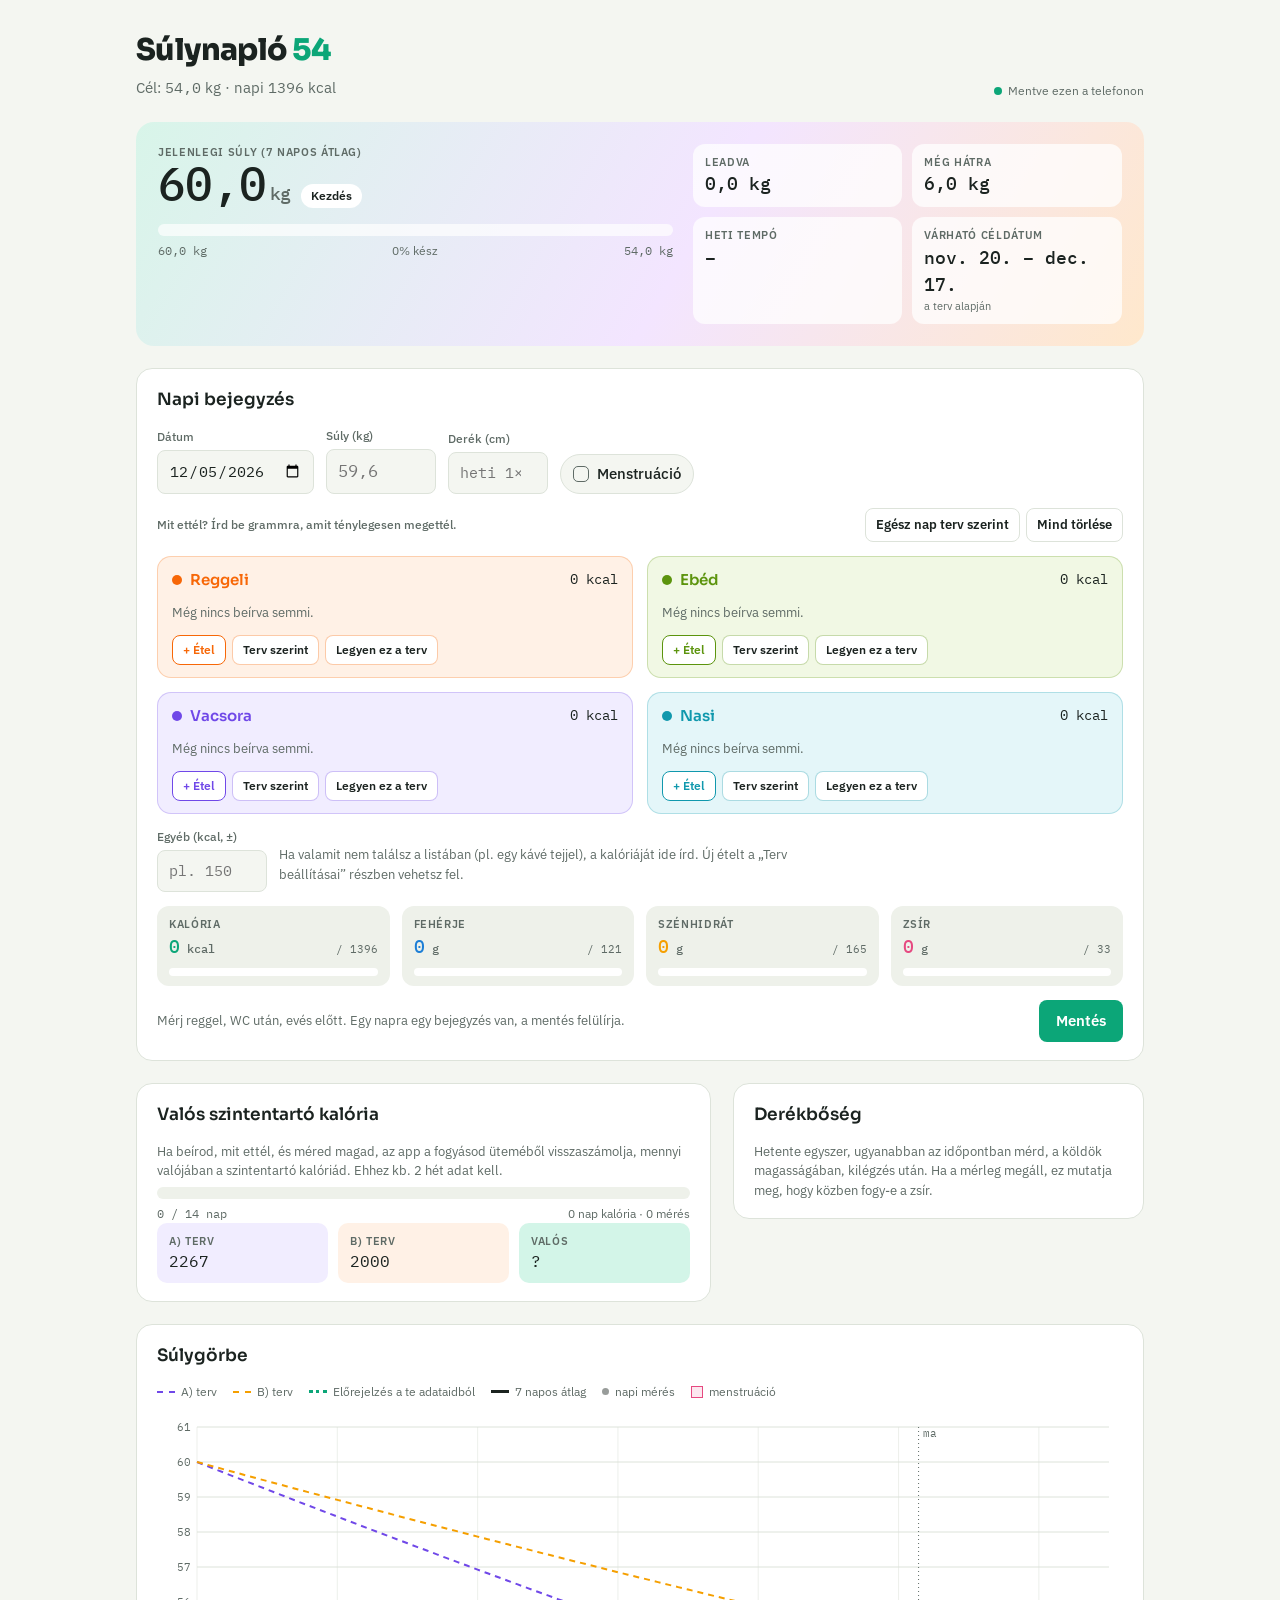
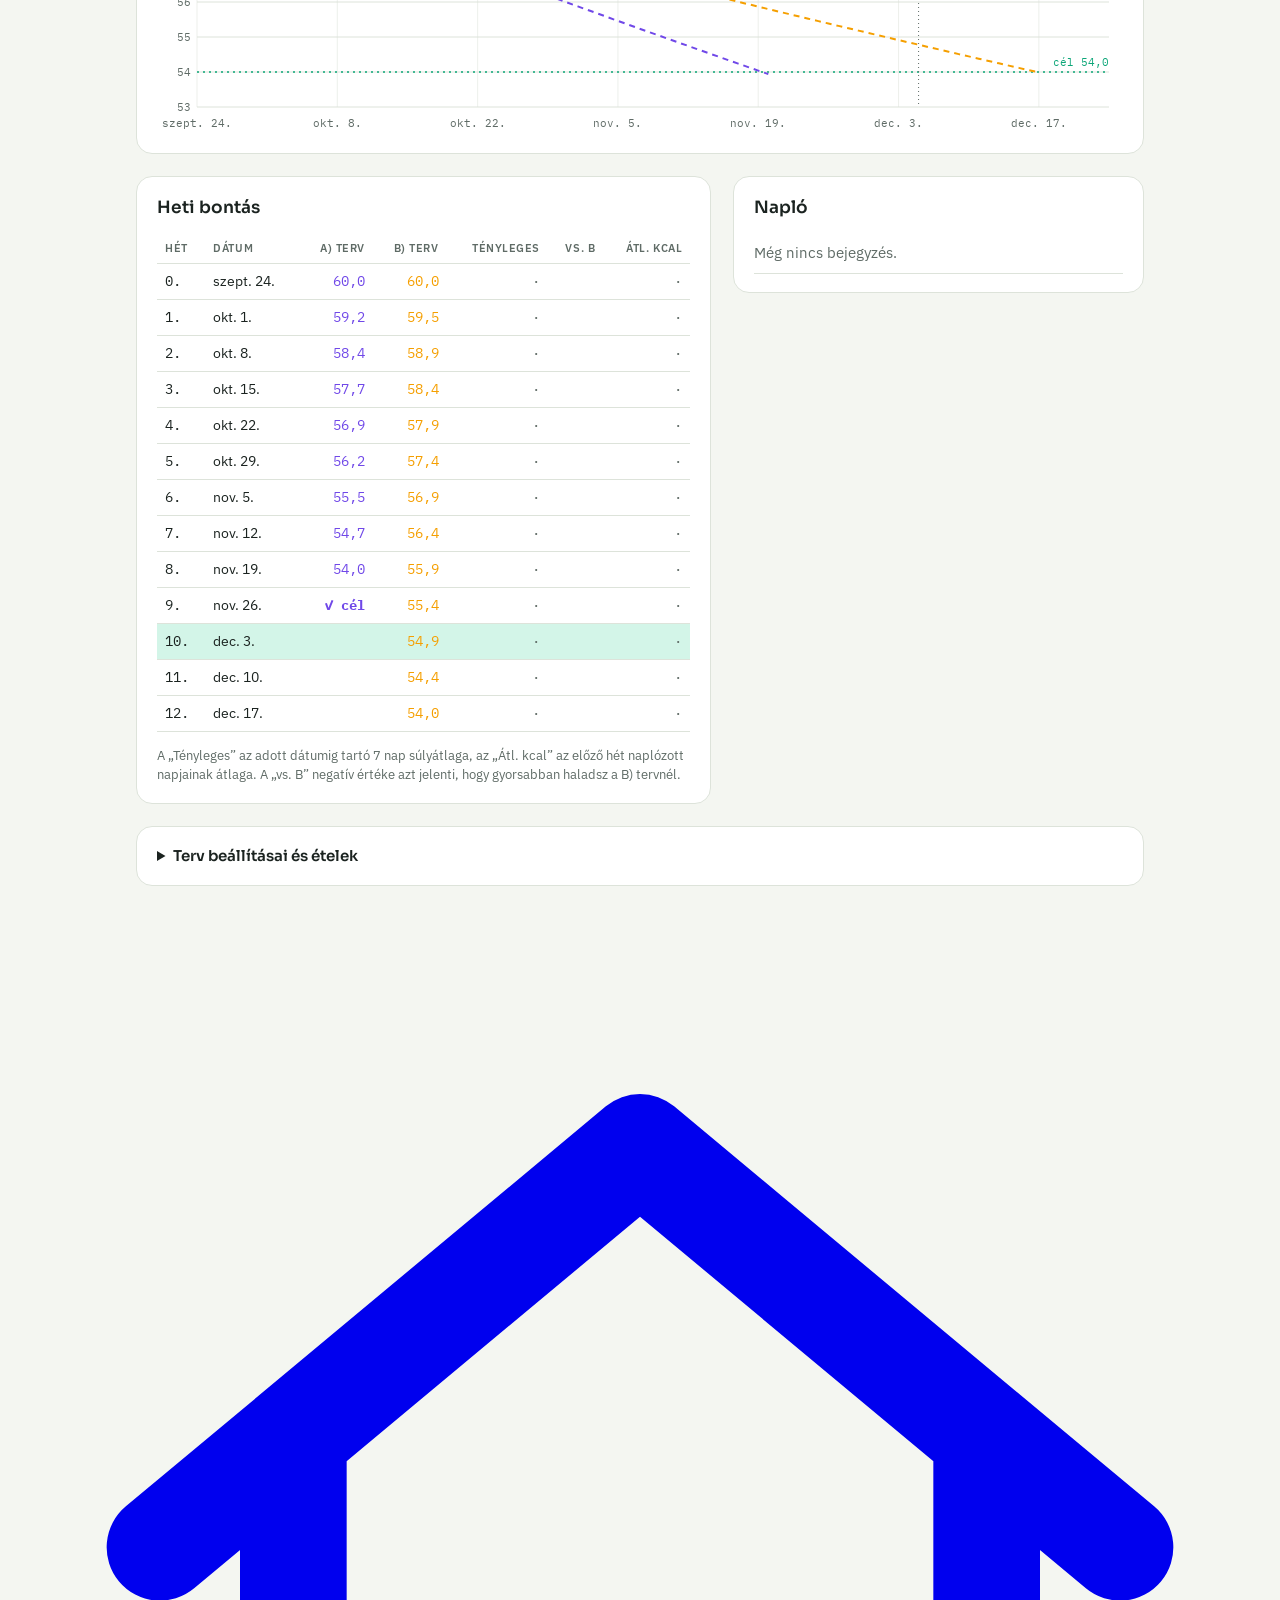
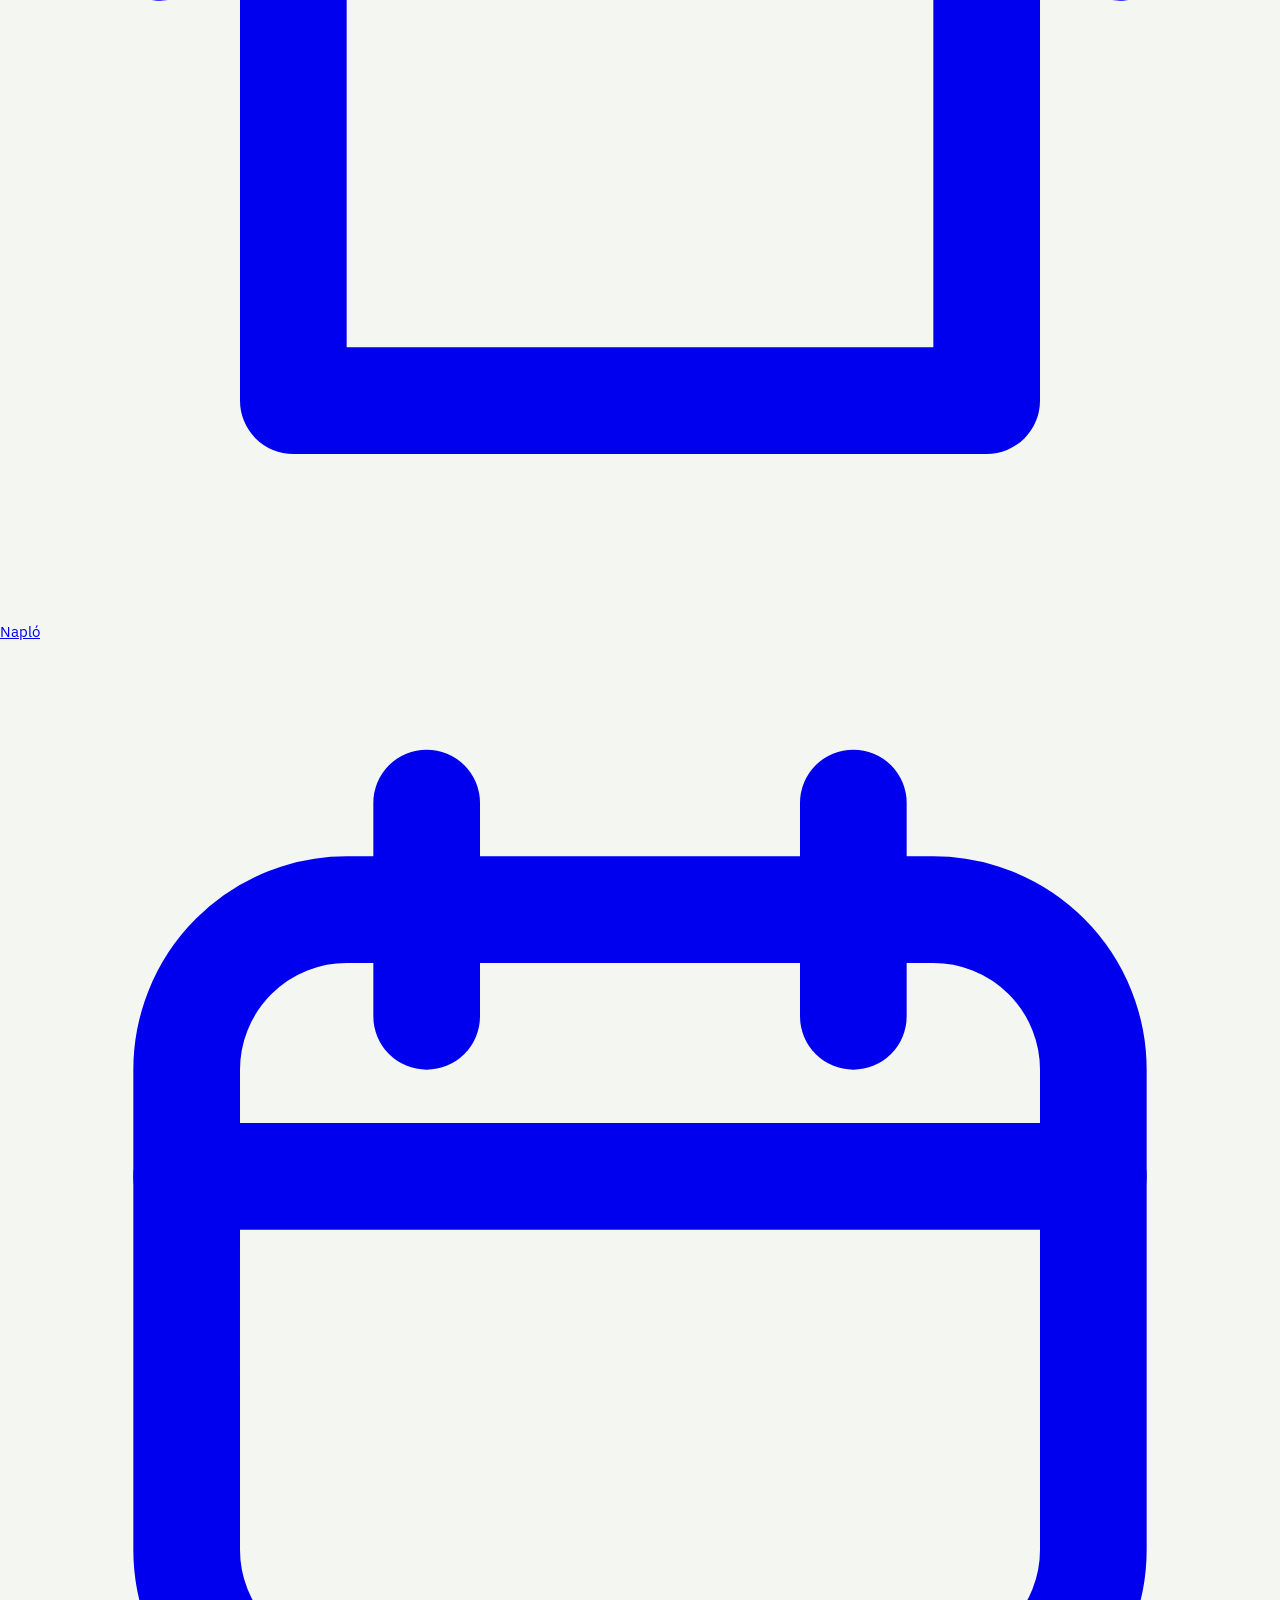
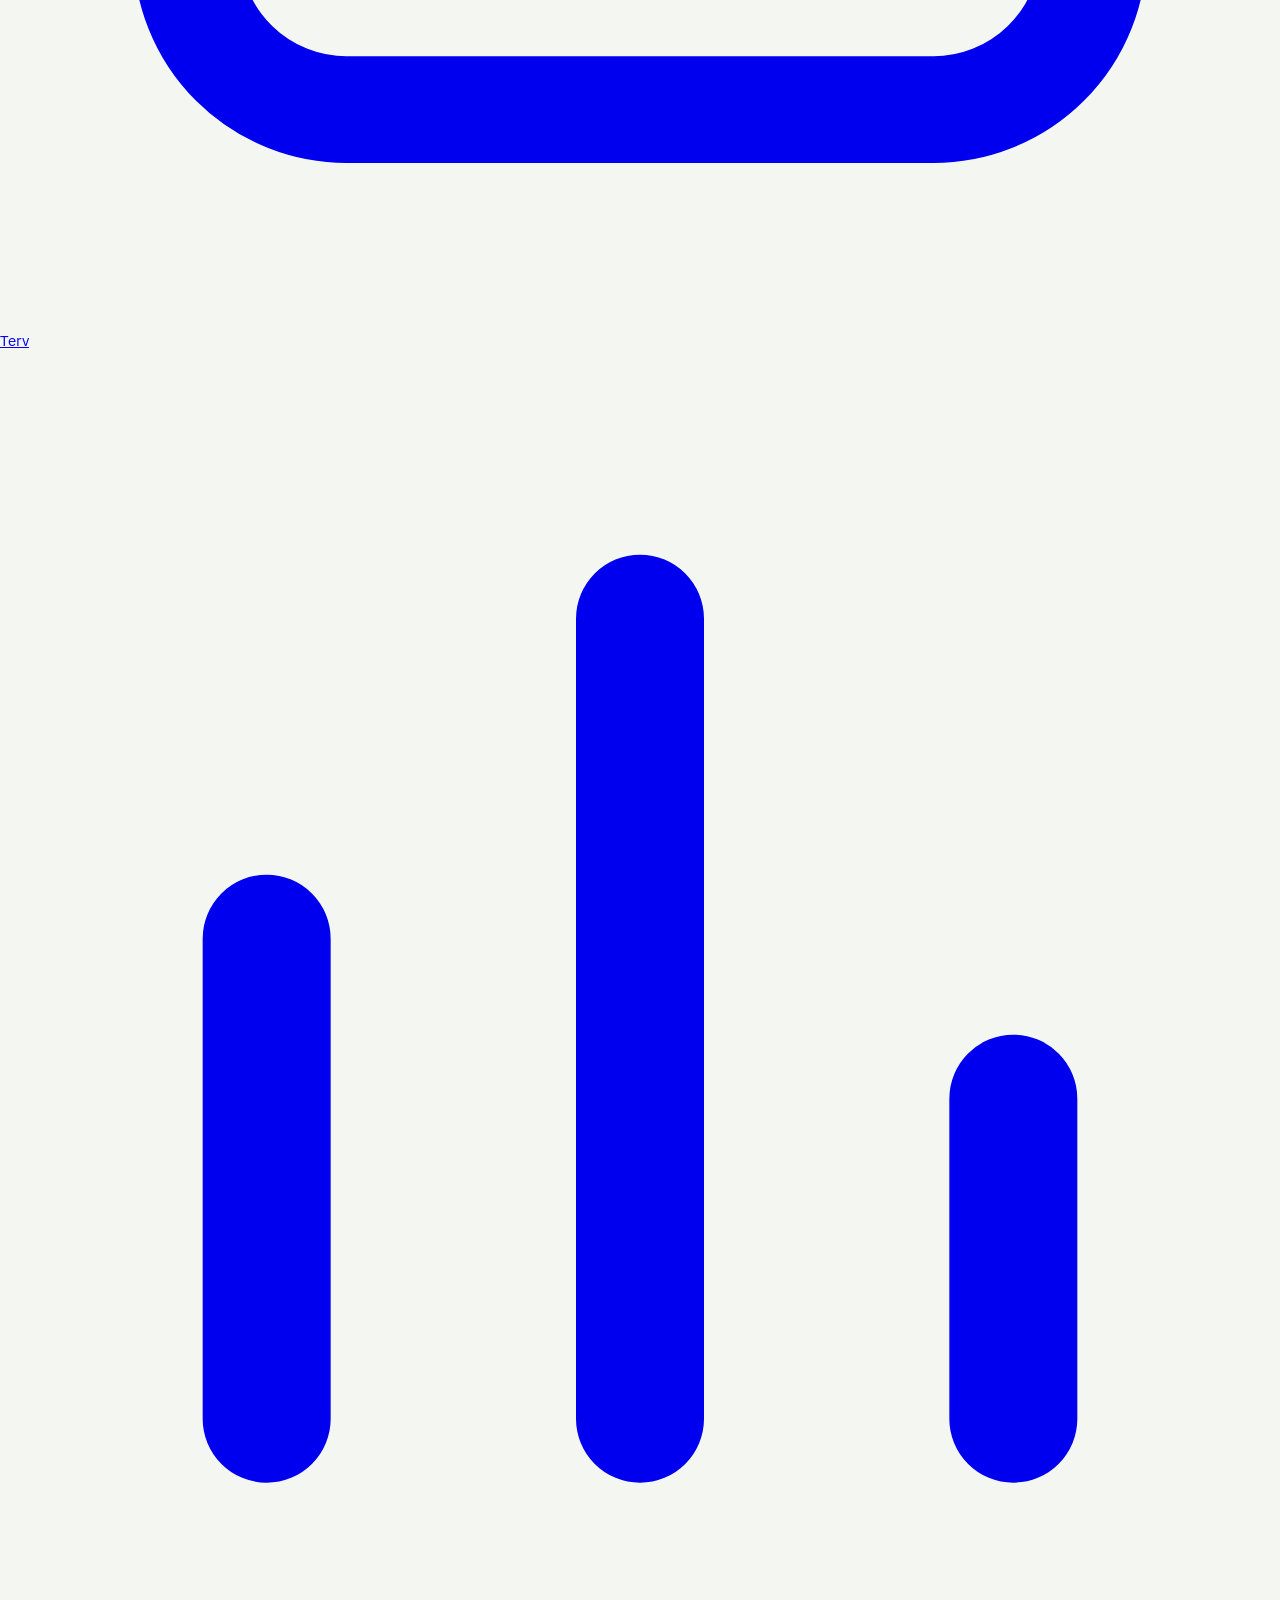
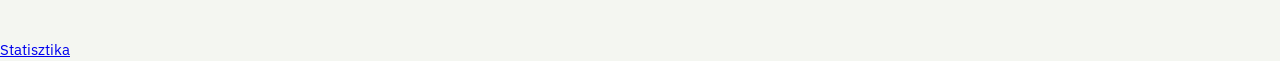
<file: suly.html>
<!doctype html>
<html lang="hu">
<head>
<meta charset="utf-8">
<meta name="viewport" content="width=device-width, initial-scale=1, viewport-fit=cover">
<title>Súlynapló</title>
<meta name="theme-color" content="#f4f6f1" media="(prefers-color-scheme: light)">
<meta name="theme-color" content="#10141a" media="(prefers-color-scheme: dark)">
<link rel="manifest" href="manifest.webmanifest">
<link rel="icon" type="image/png" href="icon-192.png">
<link rel="apple-touch-icon" href="apple-touch-icon.png">
<meta name="apple-mobile-web-app-capable" content="yes">
<meta name="mobile-web-app-capable" content="yes">
<meta name="apple-mobile-web-app-status-bar-style" content="default">
<meta name="apple-mobile-web-app-title" content="Súlynapló">
<link rel="preconnect" href="https://fonts.googleapis.com">
<link rel="stylesheet" href="https://fonts.googleapis.com/css2?family=Sora:wght@500;600;700;800&family=IBM+Plex+Sans:wght@400;500;600&family=IBM+Plex+Mono:wght@400;500&display=swap">
<style>
:root{
  --bg:#f4f6f1; --surface:#ffffff; --sunk:#eef1ea; --ink:#1b2320; --muted:#5f6b66; --line:#dde3da;
  --accent:#0ca678; --accent-ink:#ffffff; --accent-soft:#d3f5e8;
  --hero1:#d8f5e9; --hero2:#ffe8cc; --hero3:#f3e5ff;
  --m-reggeli:#f76707; --m-ebed:#5c940d; --m-vacsora:#7048e8; --m-nasi:#1098ad;
  --t-reggeli:#fff1e6; --t-ebed:#f1f8e4; --t-vacsora:#f1edff; --t-nasi:#e4f6f9;
  --dance:#ae3ec9; --t-dance:#f8f0fc; --c-kcal:#0ca678; --c-p:#1c7ed6; --c-c:#f59f00; --c-f:#e64980;
  --planA:#7048e8; --planB:#f59f00; --goal:#0ca678; --fc:#0ca678;
  --dot:#1b2320; --good:#2b8a3e; --warn:#d9480f; --bad:#e03131; --period:#e64980; --period-soft:rgba(230,73,128,.13);
  --display:"Sora",system-ui,sans-serif; --body:"IBM Plex Sans",system-ui,sans-serif; --mono:"IBM Plex Mono",ui-monospace,monospace;
}
@media (prefers-color-scheme: dark){
  :root:not([data-theme="light"]){
    color-scheme:dark;
    --bg:#10141a; --surface:#181e26; --sunk:#202833; --ink:#e9eef3; --muted:#9aa6b2; --line:#2c3642;
    --accent:#38d9a9; --accent-ink:#062a1f; --accent-soft:#12372d;
    --hero1:#11352c; --hero2:#3a2612; --hero3:#2b1f45;
    --m-reggeli:#ff922b; --m-ebed:#94d82d; --m-vacsora:#9775fa; --m-nasi:#3bc9db;
    --t-reggeli:#2c2016; --t-ebed:#1f2a16; --t-vacsora:#221d36; --t-nasi:#132a2f;
    --dance:#e599f7; --t-dance:#2a1a30; --c-kcal:#38d9a9; --c-p:#4dabf7; --c-c:#fcc419; --c-f:#f783ac;
    --planA:#9775fa; --planB:#fcc419; --goal:#38d9a9; --fc:#38d9a9;
    --dot:#e9eef3; --good:#69db7c; --warn:#ff922b; --bad:#ff6b6b; --period:#f783ac; --period-soft:rgba(247,131,172,.15);
  }
}
:root[data-theme="dark"]{
  color-scheme:dark;
  --bg:#10141a; --surface:#181e26; --sunk:#202833; --ink:#e9eef3; --muted:#9aa6b2; --line:#2c3642;
  --accent:#38d9a9; --accent-ink:#062a1f; --accent-soft:#12372d;
  --hero1:#11352c; --hero2:#3a2612; --hero3:#2b1f45;
  --m-reggeli:#ff922b; --m-ebed:#94d82d; --m-vacsora:#9775fa; --m-nasi:#3bc9db;
  --t-reggeli:#2c2016; --t-ebed:#1f2a16; --t-vacsora:#221d36; --t-nasi:#132a2f;
  --dance:#e599f7; --t-dance:#2a1a30; --c-kcal:#38d9a9; --c-p:#4dabf7; --c-c:#fcc419; --c-f:#f783ac;
  --planA:#9775fa; --planB:#fcc419; --goal:#38d9a9; --fc:#38d9a9;
  --dot:#e9eef3; --good:#69db7c; --warn:#ff922b; --bad:#ff6b6b; --period:#f783ac; --period-soft:rgba(247,131,172,.15);
}
*{box-sizing:border-box}
[hidden]{display:none!important}
body{background:var(--bg);color:var(--ink);font-family:var(--body);font-size:15px;line-height:1.5}
.wrap{max-width:1040px;margin:0 auto;padding:28px 16px 48px;display:flex;flex-direction:column;gap:22px}
h1,h2{font-family:var(--display);margin:0;text-wrap:balance}
h1{font-size:30px;font-weight:800;letter-spacing:-.02em}
h1 .g{color:var(--accent)}
h2{font-size:17px;font-weight:600}
.num{font-family:var(--mono);font-variant-numeric:tabular-nums}
.muted{color:var(--muted)}
header{display:flex;justify-content:space-between;align-items:flex-end;flex-wrap:wrap;gap:12px}
header p{margin:4px 0 0;color:var(--muted)}
.status{font-size:12px;color:var(--muted);display:inline-flex;align-items:center;gap:6px}
.status i{width:8px;height:8px;border-radius:50%;background:var(--muted)}
.status.ok i{background:var(--accent)}
.k{font-size:11px;letter-spacing:.06em;text-transform:uppercase;color:var(--muted);font-weight:600}

.hero{display:grid;grid-template-columns:1.2fr 1fr;gap:20px;border-radius:18px;padding:22px;background:linear-gradient(120deg,var(--hero1),var(--hero3) 55%,var(--hero2))}
@media (max-width:720px){.hero{grid-template-columns:1fr}}
.gauge-top{display:flex;align-items:baseline;gap:10px;flex-wrap:wrap}
.big{font-family:var(--mono);font-size:46px;font-weight:500;letter-spacing:-.02em;line-height:1}
.big small{font-size:18px;color:var(--muted);margin-left:4px}
.bar{height:12px;background:color-mix(in srgb,var(--surface) 70%,transparent);border-radius:99px;overflow:hidden;margin:16px 0 6px}
.bar i{display:block;height:100%;border-radius:99px;transition:width .4s;background:var(--accent)}
.hero .bar i{background:linear-gradient(90deg,var(--c-c),var(--c-f),var(--m-vacsora))}
.bar-legend{display:flex;justify-content:space-between;font-size:12px;color:var(--muted)}
.stats{display:grid;grid-template-columns:1fr 1fr;gap:10px}
.stat{background:color-mix(in srgb,var(--surface) 75%,transparent);border-radius:12px;padding:10px 12px}
.stat .v{font-family:var(--mono);font-size:18px;font-weight:500}
.stat .s{font-size:11px;color:var(--muted)}
.pill{display:inline-block;font-size:12px;font-weight:600;padding:3px 10px;border-radius:99px;background:var(--surface)}
.pill.good{color:var(--good)} .pill.warn{color:var(--warn)} .pill.bad{color:var(--bad)}

section.card,form.card{background:var(--surface);border:1px solid var(--line);border-radius:16px;padding:18px 20px;display:flex;flex-direction:column;gap:14px}
.row{display:flex;gap:12px;align-items:flex-end;flex-wrap:wrap}
.field{display:flex;flex-direction:column;gap:4px}
.field label,.flabel{font-size:12px;color:var(--muted);font-weight:500}
input,select{font:inherit;color:var(--ink);background:var(--bg);border:1px solid var(--line);border-radius:8px;padding:9px 11px;min-width:0}
input{font-family:var(--mono)}
input:focus-visible,button:focus-visible,summary:focus-visible,select:focus-visible{outline:2px solid var(--accent);outline-offset:2px}
#kg{width:110px;font-size:17px} #waist{width:100px} #extra{width:110px}
button{font:inherit;font-weight:600;cursor:pointer;border-radius:8px;border:1px solid transparent;padding:9px 16px}
.primary{background:var(--accent);color:var(--accent-ink)}
.primary:disabled{opacity:.45;cursor:default}
.ghost{background:transparent;border-color:var(--line);color:var(--ink)}
.small{padding:6px 10px;font-size:13px}
.chip{display:inline-flex;align-items:center;gap:8px;background:var(--bg);border:1px solid var(--line);color:var(--ink);padding:8px 12px;border-radius:99px;font-weight:500}
.chip .box{width:16px;height:16px;border-radius:5px;border:1.5px solid var(--muted);display:inline-grid;place-items:center;font-size:11px;line-height:1}
.chip.period[aria-pressed="true"]{background:var(--period-soft);border-color:var(--period)}
.chip.period[aria-pressed="true"] .box{background:var(--period);border-color:var(--period);color:#fff}
.msg{font-size:13px;color:var(--muted)}
.dirty{color:var(--warn);font-weight:600}

/* meals */
.meals{display:grid;grid-template-columns:1fr 1fr;gap:14px}
@media (max-width:760px){.meals{grid-template-columns:1fr}}
.meal{background:var(--mt);border-radius:14px;padding:12px 14px;display:flex;flex-direction:column;gap:8px;border:1px solid color-mix(in srgb,var(--mc) 25%,transparent)}
.meal-h{display:flex;align-items:center;gap:8px}
.meal-h .dot{width:10px;height:10px;border-radius:50%;background:var(--mc)}
.meal-h b{font-family:var(--display);font-weight:600;color:var(--mc)}
.meal-h .mk{margin-left:auto;font-family:var(--mono);font-size:14px}
.meal-h .mm{font-family:var(--mono);font-size:11px;color:var(--muted)}
.frow{display:grid;grid-template-columns:minmax(0,1fr) 78px 54px 28px;gap:6px;align-items:center}
.frow select{padding:7px 8px;font-size:14px;background:var(--surface)}
.frow input{padding:7px 8px;font-size:14px;text-align:right;background:var(--surface);width:100%}
.frow .rk{font-family:var(--mono);font-size:13px;text-align:right;color:var(--muted)}
.frow .x{background:none;border:none;padding:4px;color:var(--muted);font-size:14px}
.frow .x:hover{color:var(--bad)}
@media (max-width:520px){
  .meal{padding:10px 10px}
  .meal-h{flex-wrap:wrap}
  .meal-h .mm{order:3;flex-basis:100%;padding-left:18px}
  .frow{grid-template-columns:minmax(0,1fr) 62px 36px 22px;gap:4px}
  .frow select{padding:7px 4px;font-size:13px}
  .frow input{padding:7px 6px}
  .frow .rk{font-size:12px}
  .gl{padding-right:26px}
}
.meal-empty{font-size:13px;color:var(--muted);padding:4px 0}
.meal-f{display:flex;gap:6px;flex-wrap:wrap}
.meal-f button{padding:5px 10px;font-size:12px;background:var(--surface);border:1px solid color-mix(in srgb,var(--mc) 35%,transparent);color:var(--ink)}
.meal-f .add{color:var(--mc);border-color:var(--mc)}
.gl{display:flex;justify-content:space-between;font-size:11px;color:var(--muted);padding:0 34px 0 2px}

/* macros */
.macros{display:grid;grid-template-columns:repeat(4,1fr);gap:12px}
@media (max-width:640px){.macros{grid-template-columns:1fr 1fr}}
.mac{background:var(--sunk);border-radius:12px;padding:10px 12px}
.mac .top{display:flex;justify-content:space-between;align-items:baseline}
.mac .n{font-family:var(--mono);font-size:18px;font-weight:500;color:var(--mcol)}
.mac .t{font-family:var(--mono);font-size:11px;color:var(--muted)}
.mac .bar{margin:8px 0 0;height:8px;background:var(--surface)}
.mac .bar i{background:var(--mcol)}
.mac.over .t{color:var(--warn)}

.twocol{display:grid;grid-template-columns:1.4fr 1fr;gap:22px;align-items:start}
@media (max-width:820px){.twocol{grid-template-columns:1fr}}
.twocol>*,.hero>*,.meals>*{min-width:0}
.tdee-top{display:flex;align-items:baseline;gap:10px;flex-wrap:wrap}
.tdee-top .big{font-size:36px}
.cmp{display:grid;grid-template-columns:repeat(3,1fr);gap:10px}
.cmp>div{border-radius:10px;padding:10px 12px;background:var(--sunk)}
.cmp .a{background:var(--t-vacsora)} .cmp .b{background:var(--t-reggeli)} .cmp .r{background:var(--accent-soft)}
.cmp .v{font-family:var(--mono);font-size:16px}
.cmp .on{outline:2px solid var(--accent)}
.note{font-size:13px;color:var(--muted);margin:0;max-width:72ch}

.legend{display:flex;gap:16px;flex-wrap:wrap;font-size:12px;color:var(--muted)}
.legend span{display:inline-flex;align-items:center;gap:6px}
.sw{width:18px;height:0;border-top:2px solid}
.chart{width:100%;overflow:hidden}
.chart svg{display:block;width:100%;height:auto}
.chart text{font-family:var(--mono);font-size:11px;fill:var(--muted)}

.tbl{overflow-x:auto}
table{width:100%;border-collapse:collapse;font-size:14px}
th{font-size:11px;letter-spacing:.05em;text-transform:uppercase;color:var(--muted);font-weight:600;text-align:right;padding:6px 8px;border-bottom:1px solid var(--line);white-space:nowrap}
th:first-child,td:first-child,th:nth-child(2),td:nth-child(2){text-align:left}
td{padding:7px 8px;border-bottom:1px solid var(--line);text-align:right;font-family:var(--mono);font-variant-numeric:tabular-nums;white-space:nowrap}
tr.now td{background:var(--accent-soft)}
.d-good{color:var(--good)} .d-bad{color:var(--bad)}
.log-list{list-style:none;margin:0;padding:0;max-height:480px;overflow:auto}
.log-list li{display:grid;grid-template-columns:78px 1fr auto;align-items:center;padding:8px 0;border-bottom:1px solid var(--line);gap:8px}
.log-list .meta{display:flex;gap:10px;flex-wrap:wrap;font-family:var(--mono);font-size:13px}
.log-list .kc{color:var(--c-kcal)} .log-list .pr{color:var(--c-p)} .log-list .wa{color:var(--m-vacsora)}
.pdot{display:inline-block;width:8px;height:8px;border-radius:50%;background:var(--period);margin-left:6px;vertical-align:middle}
.log-list button{background:none;border:none;color:var(--muted);padding:4px 6px;font-size:13px}
.log-list button:hover{color:var(--ink)}
.log-list .confirm{color:var(--bad)}
.waist-list{display:flex;flex-direction:column;gap:6px;font-family:var(--mono);font-size:14px}
.waist-list div{display:flex;justify-content:space-between;border-bottom:1px solid var(--line);padding:5px 0}
details summary{cursor:pointer;font-family:var(--display);font-weight:600;font-size:15px}
.settings{display:grid;grid-template-columns:repeat(auto-fit,minmax(150px,1fr));gap:12px;margin-top:14px}
.settings input{width:100%}
.settings h3{grid-column:1/-1;margin:8px 0 0;font-size:12px;letter-spacing:.06em;text-transform:uppercase;color:var(--muted);font-weight:600}
.foods{grid-column:1/-1;overflow-x:auto}
.foods table td{padding:4px}
.foods input{width:100%;min-width:64px;padding:6px 8px;font-size:13px}
.foods td:first-child input{min-width:140px;font-family:var(--body)}
/* tabs */
.tabs{display:flex;gap:6px;background:var(--sunk);padding:4px;border-radius:12px;width:max-content;max-width:100%}
.tabs button{background:transparent;color:var(--muted);padding:8px 16px;border-radius:9px}
.tabs button[aria-selected="true"]{background:var(--surface);color:var(--ink);box-shadow:0 1px 3px rgba(0,0,0,.08)}
.tabs .cnt{font-family:var(--mono);font-size:12px;color:var(--accent);margin-left:4px}
.panel{display:flex;flex-direction:column;gap:14px}
@media (max-width:520px){.tabs{width:100%}.tabs button{flex:1;padding:8px 4px}}
/* gym */
.wk{font-size:13px;font-weight:600;padding:4px 10px;border-radius:99px;background:var(--t-reggeli);color:var(--m-reggeli)}
.wk.ok{background:var(--accent-soft);color:var(--good)}
.exhead,.exrow{display:grid;grid-template-columns:minmax(0,1fr) 58px 58px 74px 64px 44px 58px 24px;gap:6px;align-items:start}
.exhead{font-size:11px;letter-spacing:.05em;text-transform:uppercase;color:var(--muted);font-weight:600;padding:0 10px}
.exhead span:nth-child(n+2){text-align:center}
.exrow{background:var(--gt);border-radius:12px;padding:8px 10px}
.exrow input{padding:7px 6px;font-size:14px;background:var(--surface);width:100%;text-align:center}
.exrow .exname input{text-align:left;font-family:var(--body);font-weight:600;color:var(--gc)}
.exrow .prev{font-size:11px;color:var(--muted);padding:3px 2px 0;font-family:var(--mono)}
.exrow .prev .up{color:var(--good);font-weight:600} .exrow .prev .down{color:var(--warn);font-weight:600}
.exrow .vol{font-family:var(--mono);font-size:13px;text-align:center;padding-top:8px;color:var(--muted)}
.exrow .done{display:grid;place-items:center;padding-top:6px}
.exrow .done input{width:22px;height:22px;accent-color:var(--gc);cursor:pointer}
.exrow .x{background:none;border:none;color:var(--muted);padding:8px 2px}
.exrow .x:hover{color:var(--bad)}
.exrow.isdone .exname input{text-decoration:none}
.gymtotal{display:flex;gap:16px;flex-wrap:wrap;font-family:var(--mono);font-size:14px;color:var(--muted)}
.gymtotal b{color:var(--ink);font-weight:500}
#copyfrom{max-width:100%}
.exrow input[type=number]{-moz-appearance:textfield;appearance:textfield}
.exrow input[type=number]::-webkit-inner-spin-button,.exrow input[type=number]::-webkit-outer-spin-button{-webkit-appearance:none;margin:0}
@media (max-width:620px){
  .exhead{grid-template-columns:repeat(5,minmax(0,1fr)) 24px;padding:0 10px}
  .exhead span:nth-child(1),.exhead span:nth-child(5),.exhead span:nth-child(8){display:none}
  .exrow{grid-template-columns:repeat(5,minmax(0,1fr)) 24px;grid-template-areas:"n n n n n x" "s r k d i i"}
  .exrow .exname{grid-area:n}.exrow .x{grid-area:x}
  .exrow [data-k="sets"]{grid-area:s}.exrow [data-k="reps"]{grid-area:r}.exrow [data-k="kg"]{grid-area:k}
  .exrow .vol{display:none}.exrow .done{grid-area:d}.exrow [data-k="rir"]{grid-area:i}
}
.dsess{background:var(--t-dance);border:1px solid color-mix(in srgb,var(--dance) 30%,transparent);border-radius:14px;padding:12px 14px;display:grid;grid-template-columns:auto auto 1fr 24px;gap:10px 16px;align-items:center}
.dsess .x{background:none;border:none;color:var(--muted);padding:4px;justify-self:end}
.dsess .x:hover{color:var(--bad)}
.seg{display:inline-flex;background:var(--surface);border:1px solid var(--line);border-radius:10px;padding:3px;gap:2px}
.seg button{background:transparent;color:var(--muted);padding:6px 12px;border-radius:7px;font-size:14px}
.seg button[aria-pressed="true"]{background:var(--dance);color:#fff}
.seg.sub button[aria-pressed="true"]{background:color-mix(in srgb,var(--dance) 22%,var(--surface));color:var(--dance)}
.dur{display:inline-flex;align-items:center;gap:6px}
.dur button{width:34px;height:34px;padding:0;border-radius:50%;background:var(--surface);border:1px solid var(--line);color:var(--dance);font-size:18px;line-height:1}
.dur .t{font-family:var(--mono);font-size:18px;min-width:52px;text-align:center}
.dur .l{font-size:11px;color:var(--muted)}
.ints{display:inline-flex;gap:5px;align-items:center}
.ints button{width:26px;height:26px;padding:0;border-radius:50%;border:2px solid var(--dance);background:transparent;color:var(--dance);font-family:var(--mono);font-size:12px}
.ints button.on{background:var(--dance);color:#fff}
.dsess .lbl{font-size:11px;letter-spacing:.05em;text-transform:uppercase;color:var(--muted);font-weight:600}
.dsess .note-in{grid-column:1/-1;width:100%;font-family:var(--body);background:var(--surface);padding:7px 10px;font-size:14px}
.dsess .r1{grid-column:1/-2;display:flex;gap:10px;flex-wrap:wrap;align-items:center}
.dsess .r2{grid-column:1/-1;display:flex;gap:18px 24px;flex-wrap:wrap;align-items:center}
.wk.dance{background:var(--t-dance);color:var(--dance)}
.addd{align-self:flex-start;color:var(--dance);border-color:var(--dance)!important}
.log-list .tn{color:var(--dance)}
.gen{background:var(--sunk);border-radius:14px;padding:14px;display:flex;flex-direction:column;gap:12px}
.gencols{display:grid;grid-template-columns:repeat(auto-fit,minmax(250px,1fr));gap:12px}
.gday{background:var(--surface);border-radius:12px;padding:12px;display:flex;flex-direction:column;gap:8px;min-width:0}
.gday .gh{display:flex;justify-content:space-between;align-items:baseline}
.gday .gh b{font-family:var(--display);font-size:15px}
.gday select{width:100%;font-size:13px;padding:7px 8px}
.gover{font-size:12px;color:var(--warn);display:flex;gap:6px;align-items:center}
.glist{display:flex;flex-direction:column;gap:4px}
.gex{display:flex;flex-wrap:wrap;justify-content:space-between;gap:2px 8px;font-size:13px;padding:6px 9px;border-radius:8px;background:var(--gt)}
.gex span:first-child{color:var(--gc);font-weight:600;min-width:0}
.gex span:last-child{font-family:var(--mono);white-space:nowrap;margin-left:auto}
.gw{font-style:normal;font-size:11px;font-weight:600;color:var(--good);margin-left:4px}
.gw.new{color:var(--muted)}
.gskip{font-size:13px;color:var(--muted)}
.log-list .gy{color:var(--m-reggeli)} .log-list .gyp{color:var(--muted);font-style:italic}
@media (prefers-reduced-motion:reduce){.bar i{transition:none}}
html,body{margin:0}
.wrap{padding-top:max(28px,calc(env(safe-area-inset-top) + 12px));padding-bottom:max(48px,calc(env(safe-area-inset-bottom) + 24px))}
.divider{height:1px;background:var(--line)}
.filebtn{display:inline-block;cursor:pointer;padding:9px 16px;border:1px solid var(--line);border-radius:8px;font-weight:600;color:var(--ink)}
header{flex-wrap:nowrap}
@media (max-width:520px){header{flex-wrap:wrap}}
</style>
</head>
<body>
<script src="store.js"></script>
<div class="wrap">
  <header>
    <div>
      <h1>Súlynapló <span class="g">54</span></h1>
      <p>Cél: <span class="num" id="h-goal">54,0</span> kg · napi <span class="num" id="h-intake">1396</span> kcal</p>
    </div>
    <div class="status" id="status"><i></i><span>Betöltés…</span></div>
  </header>

  <div class="hero">
    <div>
      <div class="k">Jelenlegi súly (7 napos átlag)</div>
      <div class="gauge-top">
        <div class="big" id="cur">60,0<small>kg</small></div>
        <span class="pill" id="pace">Kezdés</span>
      </div>
      <div class="bar"><i id="bar" style="width:0%"></i></div>
      <div class="bar-legend"><span class="num" id="bl-start">60,0 kg</span><span id="bl-pct">0% kész</span><span class="num" id="bl-goal">54,0 kg</span></div>
    </div>
    <div class="stats">
      <div class="stat"><div class="k">Leadva</div><div class="v" id="s-lost">0,0 kg</div></div>
      <div class="stat"><div class="k">Még hátra</div><div class="v" id="s-left">6,0 kg</div></div>
      <div class="stat"><div class="k">Heti tempó</div><div class="v" id="s-rate">–</div></div>
      <div class="stat"><div class="k">Várható céldátum</div><div class="v" id="s-eta">–</div><div class="s" id="s-eta-src">a terv alapján</div></div>
    </div>
  </div>

  <form class="card" id="dayform" autocomplete="off">
    <div class="row" style="justify-content:space-between;align-items:center">
      <h2>Napi bejegyzés</h2>
      <span class="msg" id="dirtymsg"></span>
    </div>
    <div class="row">
      <div class="field"><label for="date">Dátum</label><input type="date" id="date" required></div>
      <div class="field"><label for="kg">Súly (kg)</label><input type="number" id="kg" step="0.1" min="30" max="200" inputmode="decimal" placeholder="59,6"></div>
      <div class="field"><label for="waist">Derék (cm)</label><input type="number" id="waist" step="0.5" min="40" max="150" inputmode="decimal" placeholder="heti 1×"></div>
      <button type="button" class="chip period" id="period" aria-pressed="false"><span class="box"></span>Menstruáció</button>
    </div>

    <div class="row" style="justify-content:space-between;align-items:center">
      <span class="flabel">Mit ettél? Írd be grammra, amit ténylegesen megettél.</span>
      <span class="row" style="gap:6px"><button type="button" class="ghost small" id="alltpl">Egész nap terv szerint</button><button type="button" class="ghost small" id="clearall">Mind törlése</button></span>
    </div>
    <div class="meals" id="meals"></div>
    <div class="row">
      <div class="field"><label for="extra">Egyéb (kcal, ±)</label><input type="number" id="extra" step="10" inputmode="numeric" placeholder="pl. 150"></div>
      <p class="note" style="padding-bottom:8px">Ha valamit nem találsz a listában (pl. egy kávé tejjel), a kalóriáját ide írd. Új ételt a „Terv beállításai” részben vehetsz fel.</p>
    </div>

    <div class="macros" id="macros"></div>


    <div class="row" style="justify-content:space-between;align-items:center">
      <div class="msg" id="logmsg">Mérj reggel, WC után, evés előtt. Egy napra egy bejegyzés van, a mentés felülírja.</div>
      <button class="primary" type="submit" id="savebtn">Mentés</button>
    </div>
  </form>

  <div class="twocol">
    <section class="card">
      <h2>Valós szintentartó kalória</h2>
      <div id="tdee"></div>
    </section>
    <section class="card">
      <h2>Derékbőség</h2>
      <div id="waistbox"></div>
    </section>
  </div>

  <section class="card">
    <h2>Súlygörbe</h2>
    <div class="legend">
      <span><i class="sw" style="border-color:var(--planA);border-top-style:dashed"></i>A) terv</span>
      <span><i class="sw" style="border-color:var(--planB);border-top-style:dashed"></i>B) terv</span>
      <span><i class="sw" style="border-color:var(--fc);border-top-style:dotted;border-top-width:3px"></i>Előrejelzés a te adataidból</span>
      <span><i class="sw" style="border-color:var(--ink);border-top-width:3px"></i>7 napos átlag</span>
      <span><i style="width:7px;height:7px;border-radius:50%;background:var(--dot);opacity:.45;display:inline-block"></i>napi mérés</span>
      <span><i style="width:12px;height:12px;background:var(--period-soft);border:1px solid var(--period);display:inline-block"></i>menstruáció</span>
    </div>
    <div class="chart" id="chart"></div>
  </section>


  <div class="twocol">
    <section class="card">
      <h2>Heti bontás</h2>
      <div class="tbl"><table>
        <thead><tr><th>Hét</th><th>Dátum</th><th>A) terv</th><th>B) terv</th><th>Tényleges</th><th>vs. B</th><th>Átl. kcal</th></tr></thead>
        <tbody id="weeks"></tbody>
      </table></div>
      <p class="note">A „Tényleges” az adott dátumig tartó 7 nap súlyátlaga, az „Átl. kcal” az előző hét naplózott napjainak átlaga. A „vs. B” negatív értéke azt jelenti, hogy gyorsabban haladsz a B) tervnél.</p>
    </section>
    <section class="card">
      <h2>Napló</h2>
      <ul class="log-list" id="entries"></ul>
    </section>
  </div>

  <section class="card">
    <details id="setdetails">
      <summary>Terv beállításai és ételek</summary>
      <form class="settings" id="setform">
        <h3>Cél és kalória</h3>
        <div class="field"><label for="p-start">Kezdő súly (kg)</label><input type="number" id="p-start" step="0.1"></div>
        <div class="field"><label for="p-goal">Célsúly (kg)</label><input type="number" id="p-goal" step="0.1"></div>
        <div class="field"><label for="p-date">Kezdés napja</label><input type="date" id="p-date"></div>
        <div class="field"><label for="p-intake">Tervezett napi bevitel (kcal)</label><input type="number" id="p-intake" step="1"></div>
        <div class="field"><label for="p-tA">A) szintentartó (kcal)</label><input type="number" id="p-tA" step="1"></div>
        <div class="field"><label for="p-tB">B) szintentartó (kcal)</label><input type="number" id="p-tB" step="1"></div>
        <h3>Ételek (100 g-ra)</h3>
        <div class="foods"><table>
          <thead><tr><th>Étel</th><th>kcal</th><th>Fehérje</th><th>Szénhidrát</th><th>Zsír</th><th></th></tr></thead>
          <tbody id="foodrows"></tbody>
        </table>
        <button type="button" class="ghost small" id="addfood" style="margin-top:8px">+ Új étel</button></div>
        <div class="field" style="justify-content:flex-end;grid-column:1/-1;align-items:flex-start"><button class="primary" type="submit">Beállítások mentése</button></div>
      </form>
      <p class="note" style="margin-top:10px">A tápértékek nyers csirkére és burgonyára vonatkoznak, a fehérjeporé 30 g-os adaggal számol (1 adag ≈ 30 g). Ha a te termékeid címkéjén mások az értékek, írd át őket. Egy étkezés „tervét” a kártyáján a „Legyen ez a terv” gombbal mentheted el. A terv 7700 kcal-t számol 1 kg-ra.</p>
    </details>
  </section>
</div>
<script>
(function(){
  const MEALS=[['reggeli','Reggeli'],['ebed','Ebéd'],['vacsora','Vacsora'],['nasi','Nasi']];
  const DEF_FOODS={
    feherjepor:{name:'Fehérjepor',kcal:400,p:80,c:10,f:5},
    mogyorovaj:{name:'Mogyoróvaj',kcal:590,p:25,c:20,f:50},
    banan:{name:'Banán',kcal:89,p:1.1,c:22.8,f:0.3},
    csirkemell:{name:'Csirkemell (nyers)',kcal:110,p:23,c:0,f:1.5},
    burgonya:{name:'Burgonya (nyers)',kcal:77,p:2,c:17,f:0.1},
    paradicsom:{name:'Paradicsom',kcal:18,p:0.9,c:3.9,f:0.2},
    mandula:{name:'Mandula',kcal:580,p:21,c:22,f:50},
    alma:{name:'Alma',kcal:52,p:0.3,c:13.8,f:0.2},
    afonya:{name:'Áfonya',kcal:57,p:0.7,c:14.5,f:0.3}
  };
  const DEF_TPL={
    reggeli:[{f:'feherjepor',g:30},{f:'mogyorovaj',g:30},{f:'banan',g:140}],
    ebed:[{f:'csirkemell',g:160},{f:'burgonya',g:180},{f:'paradicsom',g:125}],
    vacsora:[{f:'csirkemell',g:160},{f:'burgonya',g:180},{f:'paradicsom',g:125}],
    nasi:[{f:'mandula',g:20},{f:'alma',g:350}]
  };
  const DEF={start:60,goal:54,startDate:"2026-09-24",intake:1396,tdeeA:2267,tdeeB:2000,foods:DEF_FOODS,templates:DEF_TPL};
  let plan=structuredClone(DEF);
  let days=[], entries=[];
  let db=null, planRef=null;

  const $=id=>document.getElementById(id);
  const fmt=(n,d=1)=>n.toFixed(d).replace('.',',');
  const esc=s=>String(s).replace(/[&<>"]/g,c=>({'&':'&amp;','<':'&lt;','>':'&gt;','"':'&quot;'}[c]));
  const DAY=86400000;
  const toD=s=>{const [y,m,d]=s.split('-').map(Number);return new Date(y,m-1,d)};
  const iso=d=>d.getFullYear()+'-'+String(d.getMonth()+1).padStart(2,'0')+'-'+String(d.getDate()).padStart(2,'0');
  const addDays=(d,n)=>new Date(d.getFullYear(),d.getMonth(),d.getDate()+n);
  const daysBetween=(a,b)=>Math.round((b-a)/DAY);
  const HU=['jan.','febr.','márc.','ápr.','máj.','jún.','júl.','aug.','szept.','okt.','nov.','dec.'];
  const huDate=d=>HU[d.getMonth()]+' '+d.getDate()+'.';
  const today=()=>{const n=new Date();return new Date(n.getFullYear(),n.getMonth(),n.getDate())};
  const isNum=v=>typeof v==='number'&&isFinite(v);
  const setStatus=(t,ok)=>{$('status').className='status'+(ok?' ok':'');$('status').querySelector('span').textContent=t};

  // ---- nutrition ----
  function rowMacro(r){const fd=plan.foods[r.f];const g=isNum(r.g)?r.g:0;if(!fd)return{kcal:0,p:0,c:0,f:0};const k=g/100;return{kcal:fd.kcal*k,p:fd.p*k,c:fd.c*k,f:fd.f*k}}
  function sumRows(rows){return (rows||[]).reduce((a,r)=>{const m=rowMacro(r);a.kcal+=m.kcal;a.p+=m.p;a.c+=m.c;a.f+=m.f;return a},{kcal:0,p:0,c:0,f:0})}
  function targets(){const t={kcal:0,p:0,c:0,f:0};MEALS.forEach(([id])=>{const s=sumRows(plan.templates[id]);t.kcal+=s.kcal;t.p+=s.p;t.c+=s.c;t.f+=s.f});return t}

  // ---- plan math ----
  function simulate(tdee0,w0=plan.start,intake=plan.intake,maxDays=7*40){
    const out=[w0]; let w=w0;
    for(let i=1;i<=maxDays;i++){const def=(tdee0-17.25*(w0-w))-intake;if(def<=0)break;w-=def/7700;out.push(w);if(w<=plan.goal)break;}
    return out;
  }
  const reachDay=s=>{const i=s.findIndex(w=>w<=plan.goal);return i<0?null:i};
  function avgAt(d){const lo=addDays(d,-6);const xs=entries.filter(e=>{const t=toD(e.date);return t>=lo&&t<=d}).map(e=>e.kg);return xs.length?xs.reduce((a,b)=>a+b,0)/xs.length:null}
  function kcalAvg(lo,hi){const xs=days.filter(e=>isNum(e.kcal)&&toD(e.date)>=lo&&toD(e.date)<=hi).map(e=>e.kcal);return xs.length?{avg:xs.reduce((a,b)=>a+b,0)/xs.length,n:xs.length}:null}
  function trend(win=21){
    if(entries.length<2) return null;
    const last=toD(entries[entries.length-1].date);
    const pts=entries.filter(e=>daysBetween(toD(e.date),last)<win); if(pts.length<2) return null;
    const x0=toD(pts[0].date); const xs=pts.map(e=>daysBetween(x0,toD(e.date))), ys=pts.map(e=>e.kg);
    const span=xs[xs.length-1]-xs[0]; const n=xs.length, mx=xs.reduce((a,b)=>a+b)/n, my=ys.reduce((a,b)=>a+b)/n;
    let num=0,den=0; xs.forEach((x,i)=>{num+=(x-mx)*(ys[i]-my);den+=(x-mx)**2});
    const slope=den?num/den:0; return {slope,valueAtLast:my+slope*(daysBetween(x0,last)-mx),last,first:x0,span,n};
  }
  function adaptive(){
    const tr=trend(21), need=14;
    if(!tr) return {ready:false,have:0,need,kcalN:0,wN:entries.length};
    const k=kcalAvg(tr.first,tr.last); const kcalN=k?k.n:0; const have=Math.min(tr.span+1,kcalN);
    if(!(tr.span>=13&&tr.n>=5&&kcalN>=10)) return {ready:false,have,need,kcalN,wN:tr.n};
    return {ready:true,tdee:k.avg+(-tr.slope)*7700,intake:k.avg,slope:tr.slope,tr,kcalN,wN:tr.n,span:tr.span};
  }

  function render(){
    const s0=toD(plan.startDate);
    const A=simulate(plan.tdeeA), B=simulate(plan.tdeeB), rA=reachDay(A), rB=reachDay(B);
    $('h-goal').textContent=fmt(plan.goal); $('h-intake').textContent=Math.round(plan.intake);
    $('bl-start').textContent=fmt(plan.start)+' kg'; $('bl-goal').textContent=fmt(plan.goal)+' kg';
    let cur=plan.start, curDate=s0;
    if(entries.length){curDate=toD(entries[entries.length-1].date);cur=avgAt(curDate)??entries[entries.length-1].kg}
    const total=plan.start-plan.goal, lost=plan.start-cur, left=Math.max(0,cur-plan.goal);
    const pct=Math.max(0,Math.min(100,lost/total*100));
    $('cur').innerHTML=fmt(cur)+'<small>kg</small>'; $('bar').style.width=pct+'%'; $('bl-pct').textContent=Math.round(pct)+'% kész';
    $('s-lost').textContent=(lost<0?'+':'')+fmt(Math.abs(lost))+' kg'; $('s-left').textContent=fmt(left)+' kg';
    const ad=adaptive(); const fc=ad.ready?{start:ad.tr.last,series:simulate(ad.tdee,ad.tr.valueAtLast,plan.intake)}:null;
    const tr=trend(21), trOk=tr&&tr.span>=5, pace=$('pace');
    $('s-rate').textContent=trOk?((-tr.slope*7>=0?'−':'+')+fmt(Math.abs(tr.slope*7),2)+' kg/hét'):'–';
    if(fc&&reachDay(fc.series)!=null){$('s-eta').textContent=huDate(addDays(fc.start,reachDay(fc.series)));$('s-eta-src').textContent='a valós szintentartód alapján'}
    else if(trOk&&tr.slope<0&&tr.valueAtLast>plan.goal){$('s-eta').textContent=huDate(addDays(tr.last,Math.ceil((tr.valueAtLast-plan.goal)/-tr.slope)));$('s-eta-src').textContent='az eddigi tempód alapján'}
    else if(rA!=null&&rB!=null){$('s-eta').textContent=huDate(addDays(s0,rA))+' – '+huDate(addDays(s0,rB));$('s-eta-src').textContent='a terv alapján'}
    else {$('s-eta').textContent='–';$('s-eta-src').textContent=''}
    if(cur<=plan.goal){pace.textContent='Cél elérve';pace.className='pill good'}
    else if(trOk){const dd=daysBetween(s0,curDate),pb=B[Math.min(dd,B.length-1)],pa=A[Math.min(dd,A.length-1)];
      if(cur<=pa+0.05){pace.textContent='Az A) terv szerint';pace.className='pill good'}
      else if(cur<=pb+0.2){pace.textContent='Terv szerint';pace.className='pill good'}
      else if(cur<=pb+0.8){pace.textContent='Kicsit lassabb';pace.className='pill warn'}
      else {pace.textContent='Elmarad a tervtől';pace.className='pill bad'}}
    else {pace.textContent='Kezdés';pace.className='pill'}
    renderTdee(ad,fc); renderWaist(); renderChart(s0,A,B,rA,rB,fc); renderWeeks(s0,A,B,rB??rA); renderEntries();
  }

  function renderTdee(ad,fc){
    const el=$('tdee');
    if(!ad.ready){
      const p=Math.round(Math.min(ad.have,ad.need)/ad.need*100);
      el.innerHTML=`<p class="note" style="margin:0">Ha beírod, mit ettél, és méred magad, az app a fogyásod üteméből visszaszámolja, mennyi valójában a szintentartó kalóriád. Ehhez kb. 2 hét adat kell.</p>
      <div><div class="bar" style="margin:6px 0;background:var(--sunk)"><i style="width:${p}%"></i></div>
      <div class="bar-legend"><span class="num">${Math.min(ad.have,ad.need)} / ${ad.need} nap</span><span>${ad.kcalN} nap kalória · ${ad.wN} mérés</span></div></div>
      <div class="cmp"><div class="a"><div class="k">A) terv</div><div class="v">${Math.round(plan.tdeeA)}</div></div><div class="b"><div class="k">B) terv</div><div class="v">${Math.round(plan.tdeeB)}</div></div><div class="r"><div class="k">Valós</div><div class="v">?</div></div></div>`;
      return;
    }
    const t=Math.round(ad.tdee/10)*10, closer=Math.abs(ad.tdee-plan.tdeeA)<Math.abs(ad.tdee-plan.tdeeB)?'A':'B';
    const def=Math.round(ad.tdee-plan.intake), r=fc?reachDay(fc.series):null;
    el.innerHTML=`<div class="tdee-top"><div class="big">~${t}<small>kcal</small></div><span class="pill" style="background:var(--sunk)">${closer}) tervhez közelebb</span></div>
      <div class="cmp"><div class="a ${closer==='A'?'on':''}"><div class="k">A) terv</div><div class="v">${Math.round(plan.tdeeA)}</div></div><div class="b ${closer==='B'?'on':''}"><div class="k">B) terv</div><div class="v">${Math.round(plan.tdeeB)}</div></div><div class="r"><div class="k">Valós</div><div class="v">${t}</div></div></div>
      <p class="note">Az elmúlt ${ad.span+1} napban átlagosan <b class="num">${Math.round(ad.intake)}</b> kcal-t ettél, és heti <b class="num">${fmt(-ad.slope*7,2)}</b> kg-ot fogytál. Napi ${Math.round(plan.intake)} kcal mellett ez kb. ${def} kcal deficit${r!=null?`, ezzel ${huDate(addDays(fc.start,r))} körül éred el a célt`:''}. A menstruáció előtti vízvisszatartás torzíthatja, 3–4 hét után lesz stabil a szám.</p>`;
  }

  function renderWaist(){
    const w=days.filter(d=>isNum(d.waist)), el=$('waistbox');
    if(!w.length){el.innerHTML='<p class="note" style="margin:0">Hetente egyszer, ugyanabban az időpontban mérd, a köldök magasságában, kilégzés után. Ha a mérleg megáll, ez mutatja meg, hogy közben fogy-e a zsír.</p>';return}
    const first=w[0].waist,last=w[w.length-1].waist,df=last-first;
    el.innerHTML=`<div class="tdee-top"><div class="big" style="font-size:32px;color:var(--m-vacsora)">${fmt(last)}<small>cm</small></div>${w.length>1?`<span class="pill ${df<0?'good':df>0?'bad':''}" style="background:var(--sunk)">${df>0?'+':df<0?'−':'±'}${fmt(Math.abs(df))} cm az első óta</span>`:''}</div>
      <div class="waist-list">${[...w].reverse().slice(0,8).map(x=>`<div><span>${huDate(toD(x.date))}</span><span>${fmt(x.waist)} cm</span></div>`).join('')}</div>`;
  }

  function renderChart(s0,A,B,rA,rB,fc){
    const box=$('chart'); const W=Math.max(320,box.clientWidth||900), H=W<520?260:320, m={l:40,r:14,t:12,b:28};
    const lastEntry=entries.length?daysBetween(s0,toD(entries[entries.length-1].date)):0;
    const firstDay=days.length?Math.min(0,daysBetween(s0,toD(days[0].date))):0;
    const fcEnd=fc?daysBetween(s0,fc.start)+fc.series.length-1:0;
    const endDay=Math.min(Math.max((rB??B.length-1)+7,(rA??0)+7,lastEntry+7,fc?Math.min(fcEnd,lastEntry+180)+7:0,daysBetween(s0,today())+3),400);
    const x0=firstDay, allY=[plan.start,plan.goal,...entries.map(e=>e.kg)];
    const yMax=Math.ceil(Math.max(...allY)+0.5), yMin=Math.floor(Math.min(...allY)-0.5);
    const X=d=>m.l+(d-x0)/(endDay-x0)*(W-m.l-m.r), Y=w=>m.t+(yMax-w)/(yMax-yMin)*(H-m.t-m.b), dayW=(W-m.l-m.r)/(endDay-x0);
    let g='';
    days.filter(d=>d.period).forEach(d=>{const x=daysBetween(s0,toD(d.date));g+=`<rect x="${X(x)-dayW/2}" y="${m.t}" width="${Math.max(dayW,2)}" height="${H-m.t-m.b}" fill="var(--period-soft)"/>`});
    const stepY=(yMax-yMin)>8?2:1;
    for(let v=yMin;v<=yMax;v+=stepY) g+=`<line x1="${m.l}" x2="${W-m.r}" y1="${Y(v)}" y2="${Y(v)}" stroke="var(--line)" stroke-width="1"/><text x="${m.l-6}" y="${Y(v)+4}" text-anchor="end">${v}</text>`;
    const stepX=W<520?21:14;
    for(let d=0;d<=endDay;d+=stepX){if(d<x0)continue;g+=`<line x1="${X(d)}" x2="${X(d)}" y1="${m.t}" y2="${H-m.b}" stroke="var(--line)" stroke-width="1" opacity=".5"/><text x="${X(d)}" y="${H-8}" text-anchor="middle">${huDate(addDays(s0,d))}</text>`}
    g+=`<line x1="${m.l}" x2="${W-m.r}" y1="${Y(plan.goal)}" y2="${Y(plan.goal)}" stroke="var(--goal)" stroke-width="1.5" stroke-dasharray="2 4"/><text x="${W-m.r}" y="${Y(plan.goal)-6}" text-anchor="end" style="fill:var(--goal)">cél ${fmt(plan.goal)}</text>`;
    const td=daysBetween(s0,today()); if(td>=x0&&td<=endDay) g+=`<line x1="${X(td)}" x2="${X(td)}" y1="${m.t}" y2="${H-m.b}" stroke="var(--muted)" stroke-width="1" stroke-dasharray="1 3"/><text x="${X(td)+4}" y="${m.t+10}">ma</text>`;
    const path=(arr,off=0)=>arr.map((w,i)=>(i?'L':'M')+X(i+off).toFixed(1)+' '+Y(w).toFixed(1)).join('');
    g+=`<path d="${path(A)}" fill="none" stroke="var(--planA)" stroke-width="2" stroke-dasharray="6 5"/><path d="${path(B)}" fill="none" stroke="var(--planB)" stroke-width="2" stroke-dasharray="6 5"/>`;
    if(fc){const off=daysBetween(s0,fc.start);g+=`<path d="${path(fc.series.slice(0,Math.max(2,endDay-off+1)),off)}" fill="none" stroke="var(--fc)" stroke-width="3" stroke-dasharray="1 5" stroke-linecap="round"/>`}
    entries.forEach(e=>{const d=daysBetween(s0,toD(e.date));g+=`<circle cx="${X(d)}" cy="${Y(e.kg)}" r="3.2" fill="var(--dot)" opacity=".4"><title>${huDate(toD(e.date))}: ${fmt(e.kg)} kg</title></circle>`});
    if(entries.length){
      const f=toD(entries[0].date), l=toD(entries[entries.length-1].date); let p='';
      for(let d=f;d<=l;d=addDays(d,1)){const a=avgAt(d);if(a==null)continue;p+=(p?'L':'M')+X(daysBetween(s0,d)).toFixed(1)+' '+Y(a).toFixed(1)}
      g+=`<path d="${p}" fill="none" stroke="var(--ink)" stroke-width="2.6" stroke-linejoin="round" stroke-linecap="round"/><circle cx="${X(daysBetween(s0,l))}" cy="${Y(avgAt(l))}" r="5" fill="var(--accent)" stroke="var(--surface)" stroke-width="2"/>`;
    }
    box.innerHTML=`<svg viewBox="0 0 ${W} ${H}" role="img" aria-label="Súlygörbe a tervvel">${g}</svg>`;
  }

  function renderWeeks(s0,A,B,lastReach){
    const lastD=days.length?daysBetween(s0,toD(days[days.length-1].date)):0;
    const weeks=Math.max(Math.ceil((lastReach??84)/7),Math.ceil(lastD/7)); const t=today(); let h='',aDone=false,bDone=false;
    for(let w=0;w<=weeks;w++){
      const d=addDays(s0,w*7), i=w*7, a=i<A.length?A[i]:null, b=i<B.length?B[i]:null;
      const aTxt=aDone?'':(a==null?'<b>✓ cél</b>':fmt(a)); if(a==null||a<=plan.goal) aDone=true;
      const bTxt=bDone?'':(b==null?'<b>✓ cél</b>':fmt(b)); if(b==null||b<=plan.goal) bDone=true;
      const act=avgAt(d); let diff='';
      if(act!=null){const df=act-(b??plan.goal);diff=`<span class="${df<=0?'d-good':'d-bad'}">${df>0?'+':df<0?'−':''}${fmt(Math.abs(df))}</span>`}
      const k=w>0?kcalAvg(addDays(d,-7),addDays(d,-1)):null, now=t>=d&&t<addDays(d,7);
      h+=`<tr class="${now?'now':''}"><td>${w}.</td><td style="font-family:var(--body)">${huDate(d)}</td><td style="color:var(--planA)">${aTxt}</td><td style="color:var(--planB)">${bTxt}</td><td>${act!=null?fmt(act):'<span class="muted">·</span>'}</td><td>${diff}</td><td>${k?Math.round(k.avg):'<span class="muted">·</span>'}</td></tr>`;
    }
    $('weeks').innerHTML=h;
  }

  let pendingDel=null;
  function renderEntries(){
    const ul=$('entries');
    const dates=days.map(d=>d.date).slice().reverse();
    if(!dates.length){ul.innerHTML='<li class="muted" style="display:block">Még nincs bejegyzés.</li>';return}
    ul.innerHTML=dates.map(dt=>{
      const e=days.find(d=>d.date===dt)||{date:dt};
      const parts=[];
      if(isNum(e.kg)) parts.push(`<span>${fmt(e.kg)} kg</span>`);
      if(isNum(e.kcal)) parts.push(`<span class="kc">${Math.round(e.kcal)} kcal</span>`);
      if(isNum(e.p)) parts.push(`<span class="pr">${Math.round(e.p)} g feh.</span>`);
      if(isNum(e.waist)) parts.push(`<span class="wa">${fmt(e.waist)} cm</span>`);
      return `<li><span>${huDate(toD(e.date))}${e.period?'<i class="pdot" title="menstruáció"></i>':''}</span><span class="meta">${parts.join('')||'<span class="muted">–</span>'}</span><span><button type="button" data-edit="${e.date}">Szerk.</button>${db?`<button type="button" class="${pendingDel===e.date?'confirm':''}" data-del="${e.date}">${pendingDel===e.date?'Biztos?':'Törlés'}</button>`:''}</span></li>`}).join('');
  }
  $('entries').addEventListener('click',async ev=>{
    const ed=ev.target.closest('[data-edit]');
    if(ed){$('date').value=ed.dataset.edit;loadForm(true);$('dayform').scrollIntoView({behavior:'smooth',block:'start'});return}
    const b=ev.target.closest('[data-del]'); if(!b) return; const d=b.dataset.del;
    if(pendingDel!==d){pendingDel=d;renderEntries();return}
    pendingDel=null;
    try{await db.collection('weighins').doc(d).delete()}catch(e){$('logmsg').textContent='A törlés nem sikerült. Próbáld újra.'}
  });

  // ---- day form ----
  let formItems={}, formPeriod=false, dirty=false;

  const foodOptions=sel=>Object.entries(plan.foods).map(([id,f])=>`<option value="${id}" ${id===sel?'selected':''}>${esc(f.name)}</option>`).join('')+(sel&&!plan.foods[sel]?`<option value="${sel}" selected>(törölt étel)</option>`:'');
  function mealHTML(mid,name){
    const rows=formItems[mid]||[], s=sumRows(rows);
    return `<div class="meal" data-meal="${mid}" style="--mc:var(--m-${mid});--mt:var(--t-${mid})">
      <div class="meal-h"><span class="dot"></span><b>${name}</b><span class="mm" data-mm>${rows.length?`F ${Math.round(s.p)} · Sz ${Math.round(s.c)} · Zs ${Math.round(s.f)}`:''}</span><span class="mk" data-mk>${Math.round(s.kcal)} kcal</span></div>
      ${rows.length?`<div class="gl"><span>Étel</span><span>gramm · kcal</span></div>`:''}
      ${rows.map((r,i)=>`<div class="frow"><select data-i="${i}" aria-label="Étel">${foodOptions(r.f)}</select><input type="number" min="0" step="5" inputmode="numeric" data-i="${i}" value="${isNum(r.g)?r.g:''}" aria-label="Gramm"><span class="rk" data-rk="${i}">${Math.round(rowMacro(r).kcal)}</span><button type="button" class="x" data-x="${i}" aria-label="Sor törlése">✕</button></div>`).join('')||'<div class="meal-empty">Még nincs beírva semmi.</div>'}
      <div class="meal-f"><button type="button" class="add" data-act="add">+ Étel</button><button type="button" data-act="tpl">Terv szerint</button><button type="button" data-act="savetpl">Legyen ez a terv</button></div>
    </div>`;
  }
  function buildMeals(){$('meals').innerHTML=MEALS.map(([id,n])=>mealHTML(id,n)).join('');buildPeriod();updTotals()}
  function rebuildMeal(mid){const el=$('meals').querySelector(`[data-meal="${mid}"]`);const n=MEALS.find(m=>m[0]===mid)[1];el.outerHTML=mealHTML(mid,n);updTotals()}
  function buildPeriod(){const p=$('period');p.setAttribute('aria-pressed',String(formPeriod));p.querySelector('.box').textContent=formPeriod?'✓':''}
  function dayTotals(){
    const t={kcal:0,p:0,c:0,f:0}; let any=false;
    MEALS.forEach(([id])=>{const r=formItems[id]||[];if(r.length)any=true;const s=sumRows(r);t.kcal+=s.kcal;t.p+=s.p;t.c+=s.c;t.f+=s.f});
    const ex=parseFloat($('extra').value); if(isFinite(ex)){t.kcal+=ex;any=true}
    return any?t:null;
  }
  function updTotals(){
    const t=dayTotals()||{kcal:0,p:0,c:0,f:0}, tg=targets();
    const defs=[['kcal','Kalória','kcal','--c-kcal',plan.intake],['p','Fehérje','g','--c-p',tg.p],['c','Szénhidrát','g','--c-c',tg.c],['f','Zsír','g','--c-f',tg.f]];
    $('macros').innerHTML=defs.map(([k,l,u,c,target])=>{const v=t[k],pct=target?Math.min(100,v/target*100):0,over=target&&v>target*1.05;
      return `<div class="mac ${over?'over':''}" style="--mcol:var(${c})"><div class="k">${l}</div><div class="top"><span class="n">${Math.round(v)}<small style="font-size:12px;color:var(--muted)"> ${u}</small></span><span class="t">/ ${Math.round(target)}</span></div><div class="bar"><i style="width:${pct}%"></i></div></div>`}).join('');
    MEALS.forEach(([id])=>{const el=$('meals').querySelector(`[data-meal="${id}"]`);if(!el)return;const rows=formItems[id]||[],s=sumRows(rows);
      el.querySelector('[data-mk]').textContent=Math.round(s.kcal)+' kcal';
      el.querySelector('[data-mm]').textContent=rows.length?`F ${Math.round(s.p)} · Sz ${Math.round(s.c)} · Zs ${Math.round(s.f)}`:'';
      rows.forEach((r,i)=>{const rk=el.querySelector(`[data-rk="${i}"]`);if(rk)rk.textContent=Math.round(rowMacro(r).kcal)})});
  }
  function setDirty(v){dirty=v;$('dirtymsg').textContent=v?'Nem mentett változás':'';$('dirtymsg').className='msg'+(v?' dirty':'')}
  const cloneTpl=mid=>(plan.templates[mid]||[]).map(r=>({f:r.f,g:r.g}));
  function loadForm(force){
    if(dirty&&!force) return;
    const d=days.find(x=>x.date===$('date').value)||{};
    $('kg').value=isNum(d.kg)?d.kg:''; $('waist').value=isNum(d.waist)?d.waist:''; $('extra').value=isNum(d.extra)&&d.extra!==0?d.extra:'';
    formItems={};
    if(d.items) MEALS.forEach(([id])=>formItems[id]=(d.items[id]||[]).map(r=>({f:r.f,g:r.g})));
    else if(d.meals) MEALS.forEach(([id])=>formItems[id]=d.meals[id]?cloneTpl(id):[]); // older checkbox entries
    formPeriod=!!d.period; buildMeals(); setDirty(false);
  }
  $('meals').addEventListener('input',ev=>{
    const card=ev.target.closest('[data-meal]'); if(!card||ev.target.tagName!=='INPUT') return;
    const mid=card.dataset.meal,i=+ev.target.dataset.i,v=parseFloat(ev.target.value);
    formItems[mid][i].g=isFinite(v)?v:null; updTotals(); setDirty(true);
  });
  $('meals').addEventListener('change',ev=>{
    const card=ev.target.closest('[data-meal]'); if(!card||ev.target.tagName!=='SELECT') return;
    formItems[card.dataset.meal][+ev.target.dataset.i].f=ev.target.value; updTotals(); setDirty(true);
  });
  $('meals').addEventListener('click',async ev=>{
    const card=ev.target.closest('[data-meal]'); if(!card) return; const mid=card.dataset.meal;
    const x=ev.target.closest('[data-x]');
    if(x){formItems[mid].splice(+x.dataset.x,1);rebuildMeal(mid);setDirty(true);return}
    const act=ev.target.closest('[data-act]')?.dataset.act; if(!act) return;
    if(act==='add'){(formItems[mid]=formItems[mid]||[]).push({f:Object.keys(plan.foods)[0],g:null});rebuildMeal(mid);setDirty(true);
      const ins=$('meals').querySelector(`[data-meal="${mid}"]`).querySelectorAll('select');ins[ins.length-1]?.focus()}
    if(act==='tpl'){formItems[mid]=cloneTpl(mid);rebuildMeal(mid);setDirty(true)}
    if(act==='savetpl'){
      const rows=(formItems[mid]||[]).filter(r=>isNum(r.g)&&r.g>0).map(r=>({f:r.f,g:r.g}));
      plan.templates={...plan.templates,[mid]:rows}; updTotals();
      if(db){try{await planRef.set(plan);$('logmsg').textContent=`A(z) ${MEALS.find(m=>m[0]===mid)[1].toLowerCase()} terve frissítve.`}catch(e){$('logmsg').textContent='A terv mentése nem sikerült.'}}
    }
  });
  $('alltpl').addEventListener('click',()=>{MEALS.forEach(([id])=>formItems[id]=cloneTpl(id));buildMeals();setDirty(true)});
  $('clearall').addEventListener('click',()=>{formItems={};$('extra').value='';buildMeals();setDirty(true)});
  $('period').addEventListener('click',()=>{formPeriod=!formPeriod;buildPeriod();setDirty(true)});
  ['kg','waist'].forEach(id=>$(id).addEventListener('input',()=>setDirty(true)));
  $('extra').addEventListener('input',()=>{updTotals();setDirty(true)});
  $('date').addEventListener('change',()=>loadForm(true));

  $('dayform').addEventListener('submit',async ev=>{
    ev.preventDefault();
    const date=$('date').value; if(!date) return;
    const num=id=>{const v=parseFloat(String($(id).value).replace(',','.'));return isFinite(v)?v:null};
    const kg=num('kg'), waist=num('waist'), extra=num('extra');
    if(kg!=null&&!(kg>30&&kg<200)){$('logmsg').textContent='A súly 30 és 200 kg között legyen.';return}
    if(waist!=null&&!(waist>40&&waist<150)){$('logmsg').textContent='A derékbőség 40 és 150 cm között legyen.';return}
    const items={}; MEALS.forEach(([id])=>items[id]=(formItems[id]||[]).filter(r=>isNum(r.g)&&r.g>0).map(r=>({f:r.f,g:r.g})));
    formItems=structuredClone(items);
    const t=dayTotals();
    const doc={date,items,period:formPeriod};
    if(kg!=null) doc.kg=Math.round(kg*10)/10;
    if(waist!=null) doc.waist=Math.round(waist*10)/10;
    if(extra!=null) doc.extra=extra;
    if(t){doc.kcal=Math.round(t.kcal);doc.p=Math.round(t.p);doc.c=Math.round(t.c);doc.f=Math.round(t.f)}
    const empty=kg==null&&waist==null&&!t&&!formPeriod;
    if(!db){
      days=days.filter(e=>e.date!==date); if(!empty) days.push(doc); days.sort((a,b)=>a.date<b.date?-1:1);
      entries=days.filter(e=>isNum(e.kg)); setDirty(false); buildMeals();
      $('logmsg').textContent='Mentve erre a munkamenetre (a tárolás nem elérhető, újratöltéskor elvész).'; render(); return;
    }
    $('savebtn').disabled=true;
    try{
      if(empty) await db.collection('weighins').doc(date).delete(); else await db.collection('weighins').doc(date).set(doc);
      setDirty(false); buildMeals();
      const bits=[]; if(kg!=null)bits.push(fmt(kg)+' kg'); if(t)bits.push(Math.round(t.kcal)+' kcal'); if(waist!=null)bits.push(fmt(waist)+' cm'); if(formPeriod)bits.push('menstruáció');
      $('logmsg').textContent=`Mentve: ${huDate(toD(date))}${bits.length?' – '+bits.join(', '):''}`;
    }catch(e){$('logmsg').textContent=e&&e.code==='invalid_argument'?'Ehhez a naplóhoz nincs írási jogod.':'A mentés nem sikerült. Próbáld újra.'}
    finally{$('savebtn').disabled=false}
  });

  // ---- settings ----
  let editFoods={};
  function renderFoodRows(){
    $('foodrows').innerHTML=Object.entries(editFoods).map(([id,f])=>`<tr data-id="${id}"><td><input data-k="name" value="${esc(f.name)}" aria-label="Étel neve"></td>${['kcal','p','c','f'].map(k=>`<td><input type="number" step="0.1" data-k="${k}" value="${f[k]}" aria-label="${k}"></td>`).join('')}<td><button type="button" class="ghost small" data-delfood>✕</button></td></tr>`).join('');
  }
  $('foodrows').addEventListener('input',ev=>{const tr=ev.target.closest('tr');const k=ev.target.dataset.k;if(!tr||!k)return;const f=editFoods[tr.dataset.id];f[k]=k==='name'?ev.target.value:parseFloat(ev.target.value)});
  $('foodrows').addEventListener('click',ev=>{if(!ev.target.closest('[data-delfood]'))return;const id=ev.target.closest('tr').dataset.id;delete editFoods[id];renderFoodRows()});
  $('addfood').addEventListener('click',()=>{editFoods['u'+Date.now().toString(36)]={name:'Új étel',kcal:0,p:0,c:0,f:0};renderFoodRows();const ins=$('foodrows').querySelectorAll('input[data-k="name"]');const last=ins[ins.length-1];last.focus();last.select()});
  function fillSettings(){
    $('p-start').value=plan.start;$('p-goal').value=plan.goal;$('p-date').value=plan.startDate;
    $('p-intake').value=plan.intake;$('p-tA').value=plan.tdeeA;$('p-tB').value=plan.tdeeB;
    editFoods=structuredClone(plan.foods); renderFoodRows();
  }
  $('setform').addEventListener('submit',async ev=>{
    ev.preventDefault();
    const n=id=>parseFloat($(id).value);
    const foods={}; for(const [id,f] of Object.entries(editFoods)){ if(!String(f.name).trim()) continue; foods[id]={name:String(f.name).trim(),kcal:+f.kcal||0,p:+f.p||0,c:+f.c||0,f:+f.f||0}; }
    const p={start:n('p-start'),goal:n('p-goal'),startDate:$('p-date').value,intake:n('p-intake'),tdeeA:n('p-tA'),tdeeB:n('p-tB'),foods,templates:plan.templates};
    if([p.start,p.goal,p.intake,p.tdeeA,p.tdeeB].some(v=>!isFinite(v))||!p.startDate||p.goal>=p.start||!Object.keys(foods).length) return;
    plan=p; buildMeals(); render();
    if(db){try{await planRef.set(p);$('logmsg').textContent='Beállítások mentve.'}catch(e){$('logmsg').textContent='A beállítások mentése nem sikerült.'}}
  });

  $('date').value=iso(today());
  fillSettings(); buildMeals(); render();
  let rt; window.addEventListener('resize',()=>{clearTimeout(rt);rt=setTimeout(render,150)});

  (async()=>{
    db=window.LocalDB.db;
    if(!db){setStatus('Tárolás nem elérhető – csak helyben számol',false);return}
    window.LocalDB.status();
    planRef=db.doc('settings/plan');
    planRef.onSnapshot(s=>{if(s.exists){const d=s.data();plan={...DEF,...d,foods:d.foods&&Object.keys(d.foods).length?d.foods:DEF_FOODS,templates:{...DEF_TPL,...(d.templates||{})}};
      if(!$('setdetails').open) fillSettings(); if(!dirty) loadForm(false); else updTotals(); render()}},()=>{});
    db.collection('weighins').orderBy('date').onSnapshot(s=>{
      days=s.docs.map(d=>d.data()).filter(x=>x&&x.date).map(x=>({...x}));
      entries=days.filter(e=>isNum(e.kg)); loadForm(false); render();
    },()=>setStatus('A kapcsolat megszakadt – töltsd újra az oldalt',false));
  })();
})();
</script>

<script src="nav.js"></script>
<script>if('serviceWorker' in navigator) addEventListener('load',()=>navigator.serviceWorker.register('sw.js').catch(()=>{}));</script>
</body>
</html>
</file>
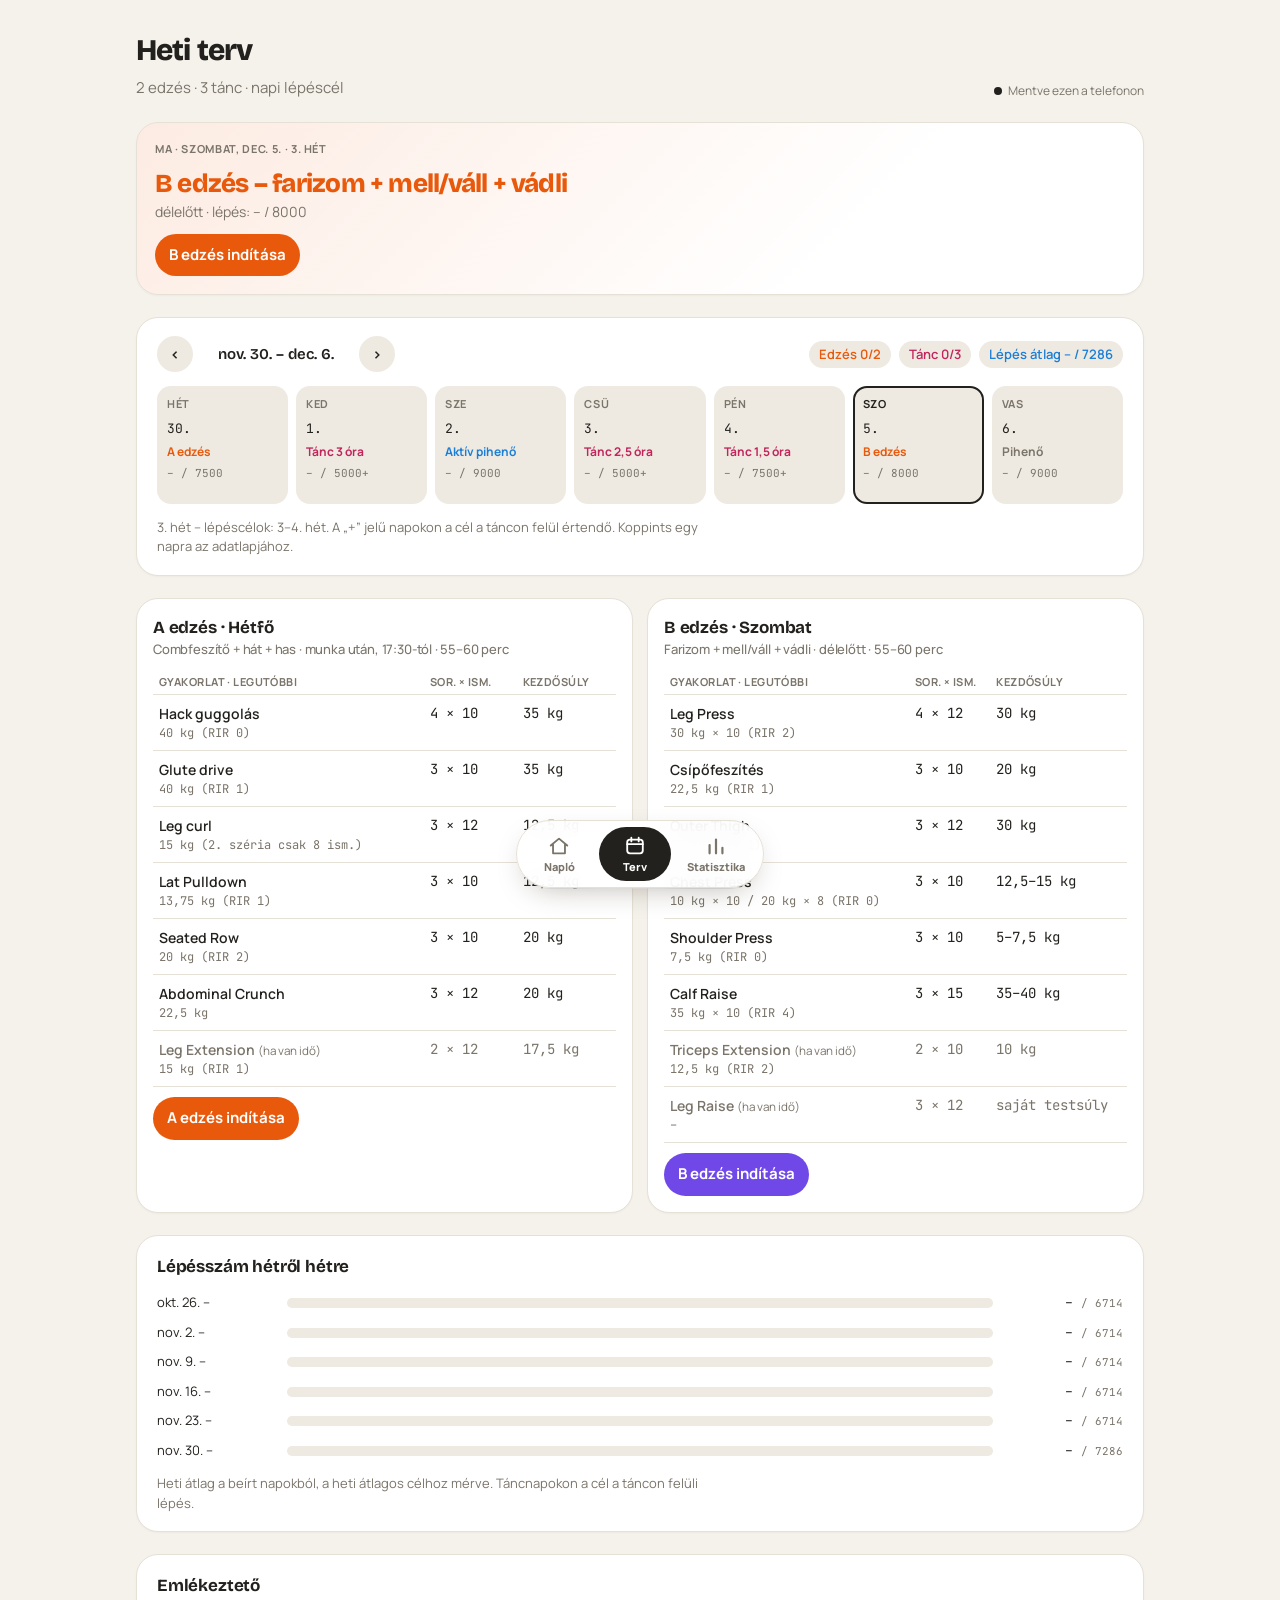
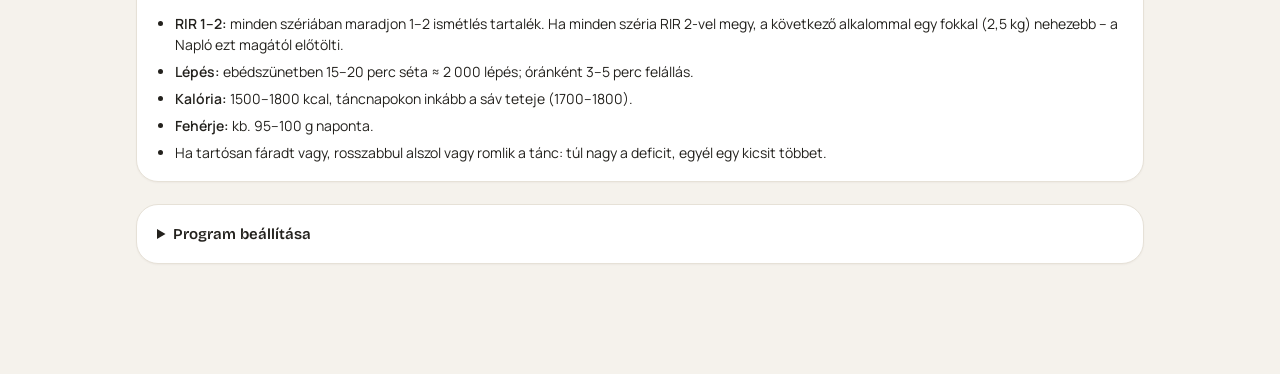
<file: terv.html>
<!doctype html>
<html lang="hu">
<head>
<meta charset="utf-8">
<meta name="viewport" content="width=device-width, initial-scale=1, viewport-fit=cover">
<title>Heti terv</title>
<meta name="theme-color" content="#0c0e0b" media="(prefers-color-scheme: light)">
<meta name="theme-color" content="#0c0e0b" media="(prefers-color-scheme: dark)">
<link rel="manifest" href="manifest.webmanifest">
<link rel="icon" type="image/png" href="icon-192.png">
<link rel="apple-touch-icon" href="apple-touch-icon.png">
<meta name="apple-mobile-web-app-capable" content="yes">
<meta name="mobile-web-app-capable" content="yes">
<meta name="apple-mobile-web-app-status-bar-style" content="black-translucent">
<meta name="apple-mobile-web-app-title" content="Terv">

<style>

:root{
  --bg:#f4f6f1; --surface:#ffffff; --sunk:#eef1ea; --ink:#1b2320; --muted:#5f6b66; --line:#dde3da;
  --accent:#0ca678; --accent-ink:#ffffff; --accent-soft:#d3f5e8;
  --hero1:#ffe8cc; --hero2:#f3e5ff;
  --m-legs:#f76707; --m-core:#5c940d; --m-upper:#7048e8; --m-back:#1098ad;
  --t-legs:#fff1e6; --t-core:#f1f8e4; --t-upper:#f1edff; --t-back:#e4f6f9;
  --dance:#ae3ec9; --t-dance:#f8f0fc;
  --good:#2b8a3e; --warn:#d9480f; --bad:#e03131;
  --display:"Sora",system-ui,sans-serif; --body:"IBM Plex Sans",system-ui,sans-serif; --mono:"IBM Plex Mono",ui-monospace,monospace;
}
@media (prefers-color-scheme: dark){
  :root:not([data-theme="light"]){
    color-scheme:dark;
    --bg:#10141a; --surface:#181e26; --sunk:#202833; --ink:#e9eef3; --muted:#9aa6b2; --line:#2c3642;
    --accent:#38d9a9; --accent-ink:#062a1f; --accent-soft:#12372d;
    --hero1:#3a2612; --hero2:#2b1f45;
    --m-legs:#ff922b; --m-core:#94d82d; --m-upper:#9775fa; --m-back:#3bc9db;
    --t-legs:#2c2016; --t-core:#1f2a16; --t-upper:#221d36; --t-back:#132a2f;
    --dance:#e599f7; --t-dance:#2a1a30;
    --good:#69db7c; --warn:#ff922b; --bad:#ff6b6b;
  }
}
:root[data-theme="dark"]{
  color-scheme:dark;
  --bg:#10141a; --surface:#181e26; --sunk:#202833; --ink:#e9eef3; --muted:#9aa6b2; --line:#2c3642;
  --accent:#38d9a9; --accent-ink:#062a1f; --accent-soft:#12372d;
  --hero1:#3a2612; --hero2:#2b1f45;
  --m-legs:#ff922b; --m-core:#94d82d; --m-upper:#9775fa; --m-back:#3bc9db;
  --t-legs:#2c2016; --t-core:#1f2a16; --t-upper:#221d36; --t-back:#132a2f;
  --dance:#e599f7; --t-dance:#2a1a30;
  --good:#69db7c; --warn:#ff922b; --bad:#ff6b6b;
}
*{box-sizing:border-box}
[hidden]{display:none!important}
body{background:var(--bg);color:var(--ink);font-family:var(--body);font-size:15px;line-height:1.5}
.wrap{max-width:1040px;margin:0 auto;padding:28px 16px 48px;display:flex;flex-direction:column;gap:22px}
h1,h2{font-family:var(--display);margin:0;text-wrap:balance}
h1{font-size:30px;font-weight:800;letter-spacing:-.02em}
h1 .a{color:var(--m-legs)} h1 .b{color:var(--dance)}
h2{font-size:17px;font-weight:600}
.num{font-family:var(--mono);font-variant-numeric:tabular-nums}
.muted{color:var(--muted)}
header{display:flex;justify-content:space-between;align-items:flex-end;flex-wrap:wrap;gap:12px}
header p{margin:4px 0 0;color:var(--muted)}
.status{font-size:12px;color:var(--muted);display:inline-flex;align-items:center;gap:6px}
.status i{width:8px;height:8px;border-radius:50%;background:var(--muted)}
.status.ok i{background:var(--accent)}
.note{font-size:13px;color:var(--muted);margin:0;max-width:72ch}
.msg{font-size:13px;color:var(--muted)}
.dirty{color:var(--warn);font-weight:600}
.row{display:flex;gap:12px;align-items:flex-end;flex-wrap:wrap}
input,select{font:inherit;color:var(--ink);background:var(--bg);border:1px solid var(--line);border-radius:8px;padding:9px 11px;min-width:0}
input:focus-visible,button:focus-visible,summary:focus-visible,select:focus-visible{outline:2px solid var(--accent);outline-offset:2px}
button{font:inherit;font-weight:600;cursor:pointer;border-radius:8px;border:1px solid transparent;padding:9px 16px}
.primary{background:var(--accent);color:var(--accent-ink)}
.primary:disabled{opacity:.45;cursor:default}
.ghost{background:transparent;border-color:var(--line);color:var(--ink)}
.small{padding:6px 10px;font-size:13px}
section.card,form.card{background:var(--surface);border:1px solid var(--line);border-radius:16px;padding:18px 20px;display:flex;flex-direction:column;gap:14px}
.meal-empty{font-size:13px;color:var(--muted);padding:4px 0}

details summary{cursor:pointer;font-family:var(--display);font-weight:600;font-size:15px}
.settings{display:grid;grid-template-columns:repeat(auto-fit,minmax(170px,1fr));gap:12px;margin-top:14px}
.field{display:flex;flex-direction:column;gap:4px}
.field label{font-size:12px;color:var(--muted);font-weight:500}
html,body{margin:0}
.wrap{padding-top:max(28px,calc(env(safe-area-inset-top) + 12px));padding-bottom:max(48px,calc(env(safe-area-inset-bottom) + 24px))}
.divider{height:1px;background:var(--line)}
.filebtn{display:inline-block;cursor:pointer;padding:9px 16px;border:1px solid var(--line);border-radius:8px;font-weight:600;color:var(--ink)}
header{flex-wrap:nowrap}
@media (max-width:520px){header{flex-wrap:wrap}}
:root{--steps:#1c7ed6;--t-steps:#e7f1fc}
@media (prefers-color-scheme: dark){:root:not([data-theme="light"]){--steps:#4dabf7;--t-steps:#14273a}}
:root[data-theme="dark"]{--steps:#4dabf7;--t-steps:#14273a}
h1 .s{color:var(--steps)}
.hero{border-radius:18px;padding:18px;background:linear-gradient(120deg,var(--hero1),var(--hero2));display:flex;flex-direction:column;gap:12px}
.hero .k{font-size:11px;letter-spacing:.06em;text-transform:uppercase;color:var(--muted);font-weight:700}
.hero .what{font-family:var(--display);font-size:26px;font-weight:800;letter-spacing:-.01em;color:var(--c,var(--ink));line-height:1.15}
.hero .sub{color:var(--muted);font-size:14px;margin-top:2px}
.hero .go{align-self:flex-start;text-decoration:none;display:inline-flex;align-items:center;gap:6px;background:var(--c);color:#fff;border-radius:10px;padding:10px 14px;font-weight:600}
.stepbox{background:var(--surface);border-radius:14px;padding:14px;display:flex;flex-direction:column;gap:10px}
.stepbox .top{display:flex;justify-content:space-between;align-items:baseline;gap:8px;flex-wrap:wrap}
.stepbox .top b{font-family:var(--mono);font-size:24px;font-weight:500}
.stepbox .top span{font-size:13px;color:var(--muted)}
.srow{display:flex;gap:10px;align-items:center;flex-wrap:wrap}
.srow input{font-family:var(--mono);font-size:22px;width:150px;padding:8px 12px;text-align:center}
.srow .primary{padding:12px 18px}
.bar{height:10px;background:var(--sunk);border-radius:99px;overflow:hidden}
.bar i{display:block;height:100%;border-radius:99px;background:var(--steps);transition:width .3s}
.bar i.full{background:var(--good)}
.week{display:flex;flex-direction:column;gap:12px}
.week-h{display:flex;justify-content:space-between;align-items:center;gap:10px;flex-wrap:wrap}
.week-h .nav{display:flex;align-items:center;gap:8px}
.week-h .nav button{width:36px;height:36px;padding:0;border-radius:50%;background:var(--sunk);color:var(--ink);font-size:16px}
.week-h .nav .lbl{font-family:var(--display);font-weight:600;min-width:150px;text-align:center}
.chips{display:flex;gap:8px;flex-wrap:wrap}
.chip{font-size:13px;font-weight:600;padding:4px 10px;border-radius:99px;background:var(--sunk);color:var(--c)}
.chip.ok::before{content:"✓ "}
.days{display:grid;grid-template-columns:repeat(7,minmax(0,1fr));gap:8px}
.day{background:var(--sunk);border:2px solid transparent;border-radius:12px;padding:8px;display:flex;flex-direction:column;gap:6px;cursor:pointer;text-align:left;color:var(--ink);font-weight:400;min-width:0}
.day.sel{border-color:var(--ink)}
.day.today .dn{color:var(--accent)}
.day .dn{font-size:11px;font-weight:700;letter-spacing:.05em;text-transform:uppercase;color:var(--muted)}
.day .dd{font-family:var(--mono);font-size:13px}
.day .lb{font-size:12px;font-weight:700;color:var(--c);line-height:1.25}
.day .lb.done::after{content:" ✓"}
.day .st{font-family:var(--mono);font-size:11px;color:var(--muted)}
.day .bar{height:6px}
@media (max-width:640px){
  .days{grid-template-columns:1fr;gap:6px}
  .day{display:grid;grid-template-columns:44px 1fr auto;grid-template-areas:"dn lb st" "dd bar bar";align-items:center;gap:2px 10px;padding:8px 10px}
  .day .dn{grid-area:dn}.day .dd{grid-area:dd}.day .lb{grid-area:lb}.day .st{grid-area:st;text-align:right}.day .bar{grid-area:bar}
}
.wgrid{display:grid;grid-template-columns:repeat(2,minmax(0,1fr));gap:14px}
@media (max-width:820px){.wgrid{grid-template-columns:1fr}}
.wcard{background:var(--surface);border:1px solid var(--line);border-top:4px solid var(--c);border-radius:16px;padding:16px;display:flex;flex-direction:column;gap:10px;min-width:0}
.wcard h2 small{display:block;font-family:var(--body);font-weight:500;font-size:13px;color:var(--muted)}
.wcard .go{align-self:flex-start;text-decoration:none;background:var(--c);color:#fff;border-radius:10px;padding:10px 14px;font-weight:600}
.extbl{width:100%;border-collapse:collapse;font-size:14px}
.extbl th{font-size:11px;letter-spacing:.04em;text-transform:uppercase;color:var(--muted);font-weight:700;text-align:left;padding:4px 6px;border-bottom:1px solid var(--line)}
.extbl td{padding:8px 6px;border-bottom:1px solid var(--line);vertical-align:top}
.extbl td.n{font-family:var(--mono);white-space:nowrap}
.extbl td b{font-weight:600}
.extbl .lst{font-family:var(--mono);font-size:12px;color:var(--muted)}
.extbl .lst .live{color:var(--c)}
.extbl tr.extra td{color:var(--muted)}
@media (max-width:520px){.extbl .hide-s{display:none}}
.hist{display:flex;flex-direction:column;gap:10px}
.hrow{display:grid;grid-template-columns:120px 1fr 120px;gap:10px;align-items:center;font-size:13px}
.hrow .v{font-family:var(--mono);text-align:right}
.hrow .v small{color:var(--muted)}
@media (max-width:520px){.hrow{grid-template-columns:96px 1fr 96px}}
.tips{margin:0;padding-left:18px;display:flex;flex-direction:column;gap:6px;font-size:14px}
.tips b{font-weight:600}
</style>
<link rel="stylesheet" href="theme.css">
</head>
<body>
<script src="store.js"></script>
<script src="plan.js"></script>
<div class="wrap">
  <header>
    <div>
      <h1>Heti <span class="s">terv</span></h1>
      <p>2 edzés · 3 tánc · napi lépéscél</p>
    </div>
    <div class="status" id="status"><i></i><span>Betöltés…</span></div>
  </header>

  <div class="hero" id="hero">
    <span class="k" id="hk"></span>
    <div>
      <div class="what" id="hwhat"></div>
      <div class="sub" id="hsub"></div>
    </div>
    <a class="go" id="hgo" hidden></a>
    <form class="stepbox" id="stepform" autocomplete="off" hidden>
      <div class="top"><span>Lépés</span><span><b id="snow">0</b> / <span id="starget"></span></span></div>
      <div class="bar"><i id="sbar" style="width:0"></i></div>
      <div class="srow">
        <input type="number" id="sin" min="0" max="80000" step="1" inputmode="numeric" placeholder="pl. 7500" aria-label="Lépésszám">
        <button class="primary" type="submit">Mentés</button>
        <span class="msg" id="smsg"></span>
      </div>
    </form>
  </div>

  <section class="card week">
    <div class="week-h">
      <div class="nav"><button type="button" id="prevw" aria-label="Előző hét">‹</button><span class="lbl" id="wlabel"></span><button type="button" id="nextw" aria-label="Következő hét">›</button></div>
      <div class="chips" id="chips"></div>
    </div>
    <div class="days" id="days"></div>
    <p class="note" id="wnote"></p>
  </section>

  <div class="wgrid" id="wgrid"></div>

  <section class="card">
    <h2>Lépésszám hétről hétre</h2>
    <div class="hist" id="hist"></div>
    <p class="note">Heti átlag a beírt napokból, a heti átlagos célhoz mérve. Táncnapokon a cél a táncon felüli lépés.</p>
  </section>

  <section class="card">
    <h2>Emlékeztető</h2>
    <ul class="tips">
      <li><b>RIR 1–2:</b> minden szériában maradjon 1–2 ismétlés tartalék. Ha minden széria RIR 2-vel megy, a következő alkalommal egy fokkal (2,5 kg) nehezebb – a Napló ezt magától előtölti.</li>
      <li><b>Lépés:</b> ebédszünetben 15–20 perc séta ≈ 2 000 lépés; óránként 3–5 perc felállás.</li>
      <li><b>Kalória:</b> 1500–1800 kcal, táncnapokon inkább a sáv teteje (1700–1800).</li>
      <li><b>Fehérje:</b> kb. 95–100 g naponta.</li>
      <li>Ha tartósan fáradt vagy, rosszabbul alszol vagy romlik a tánc: túl nagy a deficit, egyél egy kicsit többet.</li>
    </ul>
  </section>

  <section class="card">
    <details id="setdetails">
      <summary>Program beállítása</summary>
      <form class="settings" id="setform">
        <div class="field"><label for="p-start">A program 1. hetének hétfője</label><input type="date" id="p-start"></div>
        <div class="field" style="justify-content:flex-end"><button class="primary" type="submit">Mentés</button></div>
        <p class="note" style="grid-column:1/-1">Ettől számolja a lépéscél emelését (1–2. hét, 3–4. hét, 5. héttől). Mentéskor a heti célokat is beállítja: 2 edzés, 3 tánc.</p>
      </form>
    </details>
  </section>
</div>
<script>
(function(){
  const P=window.PLAN, db=window.LocalDB.db;
  const $=id=>document.getElementById(id);
  const isNum=v=>typeof v==='number'&&isFinite(v);
  const toD=s=>{const [y,m,d]=s.split('-').map(Number);return new Date(y,m-1,d)};
  const iso=d=>d.getFullYear()+'-'+String(d.getMonth()+1).padStart(2,'0')+'-'+String(d.getDate()).padStart(2,'0');
  const addDays=(d,n)=>new Date(d.getFullYear(),d.getMonth(),d.getDate()+n);
  const HU=['jan.','febr.','márc.','ápr.','máj.','jún.','júl.','aug.','szept.','okt.','nov.','dec.'];
  const huDate=d=>HU[d.getMonth()]+' '+d.getDate()+'.';
  const today=()=>{const n=new Date();return new Date(n.getFullYear(),n.getMonth(),n.getDate())};
  const mondayOf=d=>addDays(d,-((d.getDay()+6)%7));
  const nf=n=>Math.round(n).toLocaleString('hu-HU');
  const kgTxt=v=>String(v).replace('.',',');
  const hm=m=>Math.floor(m/60)+':'+String(m%60).padStart(2,'0');
  const norm=s=>String(s||'').trim().toLowerCase();
  const esc=s=>String(s).replace(/[&<>"]/g,c=>({'&':'&amp;','<':'&lt;','>':'&gt;','"':'&quot;'}[c]));
  const COL={gym:'var(--m-legs)',dance:'var(--dance)',walk:'var(--steps)',rest:'var(--muted)'};
  const WCOL={a:'var(--m-legs)',b:'var(--m-upper)'};

  let steps={}, workouts=[], dances=[], prog={}, sel=iso(today()), weekMon=mondayOf(today());

  const stepsOn=d=>steps[d]&&isNum(steps[d].n)?steps[d].n:null;
  const gymDone=d=>workouts.some(w=>w.date===d&&(w.items||[]).some(x=>x.done));
  const danceOn=d=>{const x=dances.find(w=>w.date===d);return x?(x.items||[]).reduce((a,y)=>a+(y.min||0),0):0};
  function lastDone(name){
    const n=norm(name);
    for(let i=workouts.length-1;i>=0;i--){const it=(workouts[i].items||[]).find(x=>norm(x.ex)===n&&x.done);if(it)return {date:workouts[i].date,...it}}
    return null;
  }
  function summ(it){
    const ss=Array.isArray(it.setsArr)&&it.setsArr.length?it.setsArr.filter(s=>s.done):null;
    if(ss&&ss.length){const kg=Math.max(0,...ss.map(s=>s.kg||0)), reps=ss.map(s=>s.reps).join('/');return `${kg?kgTxt(kg)+' kg · ':''}${reps}`}
    return `${isNum(it.kg)&&it.kg?kgTxt(it.kg)+' kg · ':''}${it.sets||'?'}×${it.reps||'?'}`;
  }

  // ---- kiválasztott nap (alapból ma) ----
  function renderHero(){
    const dp=P.dayPlan(sel,prog), d=toD(sel), isToday=sel===iso(today());
    $('hero').style.setProperty('--c',COL[dp.type]);
    $('hk').textContent=`${isToday?'Ma · ':''}${dp.dn}, ${huDate(d)} · ${dp.week?dp.week+'. hét':'a program előtt'}`;
    $('hwhat').textContent=dp.label+(dp.workout?` – ${dp.workout.focus.toLowerCase()}`:'');
    let sub=dp.sub;
    if(dp.type==='gym'&&gymDone(sel)) sub='✓ Kész, szép munka!';
    if(dp.type==='dance'){const m=danceOn(sel);if(m)sub=`✓ Beírva: ${hm(m)} tánc · `+dp.sub}
    const sn=stepsOn(sel); sub+=` · lépés: ${sn!=null?nf(sn):'–'} / ${nf(dp.target)}${dp.plusDance?' + tánc':''}`;
    $('hsub').textContent=sub;
    const go=$('hgo');
    if(dp.workout){go.hidden=false;go.href=gymDone(sel)?`./?d=${sel}`:`./?d=${sel}&tpl=${dp.workout.key}`;go.textContent=gymDone(sel)?'Edzés megnyitása':`${dp.workout.name} indítása`}
    else if(dp.type==='dance'&&!danceOn(sel)&&isToday){go.hidden=false;go.href=`./?d=${sel}#tanc`;go.textContent='+ Tánc beírása'}
    else go.hidden=true;
    const n=stepsOn(sel)||0;
    $('snow').textContent=nf(n);
    $('starget').textContent=nf(dp.target)+(dp.plusDance?' + tánc':'');
    const pct=Math.min(100,n/dp.target*100); $('sbar').style.width=pct+'%'; $('sbar').classList.toggle('full',n>=dp.target);
    if(document.activeElement!==$('sin')) $('sin').value=stepsOn(sel)??'';
    $('smsg').textContent=n>=dp.target?'✓ Megvan a mai cél':n?`Még ${nf(dp.target-n)} lépés`:'';
  }
  $('stepform').addEventListener('submit',async ev=>{
    ev.preventDefault();
    const raw=String($('sin').value).replace(/\s/g,'');
    if(raw===''){ if(steps[sel]){await db.doc('steps/'+sel).delete();$('smsg').textContent='Törölve.'} return }
    const v=parseInt(raw,10); if(!(v>=0&&v<=80000)){$('smsg').textContent='0 és 80 000 közötti számot írj.';return}
    await db.doc('steps/'+sel).set({date:sel,n:v}); $('sin').blur(); renderAll();
  });

  // ---- hét ----
  function renderWeek(){
    const mon=weekMon, t=iso(today());
    const dp0=P.dayPlan(iso(mon),prog);
    $('wlabel').textContent=`${huDate(mon)} – ${huDate(addDays(mon,6))}`;
    let gN=0,dN=0,sSum=0,sDays=0,tSum=0;
    $('days').innerHTML=[0,1,2,3,4,5,6].map(k=>{
      const d=iso(addDays(mon,k)), dp=P.dayPlan(d,prog), n=stepsOn(d);
      let done=false;
      if(dp.type==='gym'&&gymDone(d)){done=true;gN++}
      if(dp.type!=='gym'&&gymDone(d)) gN++;
      const dm=danceOn(d); if(dm){dN++; if(dp.type==='dance')done=true}
      tSum+=dp.target; if(n!=null){sSum+=n;sDays++}
      const pct=n!=null?Math.min(100,n/dp.target*100):0;
      return `<button type="button" class="day ${d===sel?'sel':''} ${d===t?'today':''}" data-d="${d}" style="--c:${COL[dp.type]}">
        <span class="dn">${dp.dn.slice(0,3)}</span><span class="dd">${toD(d).getDate()}.</span>
        <span class="lb ${done?'done':''}">${dp.label}</span>
        <span class="st">${n!=null?nf(n):'–'} / ${nf(dp.target)}${dp.plusDance?'+':''}</span>
        <span class="bar"><i class="${n!=null&&n>=dp.target?'full':''}" style="width:${pct}%"></i></span></button>`;
    }).join('');
    const avg=sDays?sSum/sDays:null, tAvg=tSum/7;
    $('chips').innerHTML=`<span class="chip ${gN>=2?'ok':''}" style="--c:var(--m-legs)">Edzés ${gN}/2</span><span class="chip ${dN>=3?'ok':''}" style="--c:var(--dance)">Tánc ${dN}/3</span><span class="chip ${avg!=null&&avg>=tAvg?'ok':''}" style="--c:var(--steps)">Lépés átlag ${avg!=null?nf(avg):'–'} / ${nf(tAvg)}</span>`;
    $('wnote').textContent=dp0.week?`${dp0.week}. hét – lépéscélok: ${dp0.phaseName}. A „+” jelű napokon a cél a táncon felül értendő. Koppints egy napra az adatlapjához.`:'A program még nem indult el – a lépéscélok az 1–2. hét szerintiek. Koppints egy napra az adatlapjához.';
  }
  $('days').addEventListener('click',ev=>{const b=ev.target.closest('[data-d]');if(!b)return;location.href='./?d='+b.dataset.d});
  $('prevw').addEventListener('click',()=>{weekMon=addDays(weekMon,-7);renderWeek()});
  $('nextw').addEventListener('click',()=>{weekMon=addDays(weekMon,7);renderWeek()});

  // ---- edzések ----
  function renderWorkouts(){
    $('wgrid').innerHTML=Object.values(P.WORKOUTS).map(w=>{
      const row=(it,extra)=>{
        const ld=lastDone(it.ex);
        const lst=ld?`<span class="live">${huDate(toD(ld.date))}: ${esc(summ(ld))}${isNum(ld.rir)?' · RIR '+ld.rir:''}</span>`:esc(it.last);
        const kg=it.range?it.range+' kg':isNum(it.start)?kgTxt(it.start)+' kg':'saját testsúly';
        return `<tr class="${extra?'extra':''}"><td><b>${esc(it.ex)}</b>${extra?' <small>(ha van idő)</small>':''}<div class="lst">${lst}</div></td><td class="n">${it.sets} × ${it.reps}</td><td class="n">${kg}</td></tr>`};
      return `<section class="wcard" style="--c:${WCOL[w.key]}">
        <h2>${w.name} · ${w.day}<small>${w.focus} · ${w.when} · ${w.min}</small></h2>
        <table class="extbl"><thead><tr><th>Gyakorlat · legutóbbi</th><th>Sor. × ism.</th><th>Kezdősúly</th></tr></thead>
        <tbody>${w.items.map(it=>row(it,false)).join('')}${w.extra.map(it=>row(it,true)).join('')}</tbody></table>
        <a class="go" href="./?tpl=${w.key}">${w.name} indítása</a>
      </section>`}).join('');
  }

  // ---- lépés történet ----
  function renderHist(){
    const mon=mondayOf(today()), rows=[];
    for(let k=5;k>=0;k--){
      const m=addDays(mon,-7*k); let s=0,c=0,t=0;
      for(let j=0;j<7;j++){const d=iso(addDays(m,j)), dp=P.dayPlan(d,prog), n=stepsOn(d); t+=dp.target; if(n!=null){s+=n;c++}}
      const avg=c?s/c:null, tAvg=t/7;
      rows.push(`<div class="hrow"><span>${huDate(m)} –</span><span class="bar"><i class="${avg!=null&&avg>=tAvg?'full':''}" style="width:${avg?Math.min(100,avg/tAvg*100):0}%"></i></span><span class="v">${avg!=null?nf(avg):'–'} <small>/ ${nf(tAvg)}</small></span></div>`);
    }
    $('hist').innerHTML=rows.join('');
  }

  // ---- beállítás ----
  $('setform').addEventListener('submit',async ev=>{
    ev.preventDefault(); const v=$('p-start').value; if(!v) return;
    const s=iso(mondayOf(toD(v)));
    await db.doc('settings/program').set({start:s}); await db.doc('settings/goals').set({...P.GOALS});
    $('p-start').value=s; $('setdetails').open=false; renderAll();
  });

  function renderAll(){renderHero();renderWeek();renderWorkouts();renderHist()}
  const docs=s=>s.docs.map(d=>d.data()).filter(x=>x&&x.date);
  db.collection('steps').onSnapshot(s=>{steps={};docs(s).forEach(x=>steps[x.date]=x);renderAll()});
  db.collection('workouts').orderBy('date').onSnapshot(s=>{workouts=docs(s);renderAll()});
  db.collection('dance').orderBy('date').onSnapshot(s=>{dances=docs(s);renderAll()});
  db.doc('settings/program').onSnapshot(s=>{prog=s.exists?s.data():{};if(!$('setdetails').open)$('p-start').value=P.startOf(prog);renderAll()});
  document.addEventListener('visibilitychange',()=>{if(!document.hidden)renderAll()});
  window.LocalDB.status();
  $('p-start').value=P.startOf(prog);
  renderAll();
})();
</script>
<script src="nav.js"></script>
<script>if('serviceWorker' in navigator) addEventListener('load',()=>navigator.serviceWorker.register('sw.js').catch(()=>{}));</script>
</body>
</html>
</file>
<file: theme.css>
/* Közös, világos kinézet minden oldalra (meleg papírszín, kerek kártyák). */
@import url('https://fonts.googleapis.com/css2?family=Bricolage+Grotesque:opsz,wght@12..96,600;12..96,700;12..96,800&family=Manrope:wght@400;500;600;700;800&family=JetBrains+Mono:wght@400;500&display=swap');

:root:not(#_){
  color-scheme:light;
  --bg:#f5f2ec; --surface:#ffffff; --sunk:#eeeae2; --ink:#23211d; --muted:#7a746a; --line:#e6e1d7;
  --gym:#e8590c; --dance:#c2255c; --steps:#1c7ed6; --good:#2f9e44; --warn:#e67700; --bad:#e03131;
  --accent:#23211d; --accent-ink:#ffffff; --accent-soft:#eeeae2;
  --hero1:#fff4e6; --hero2:#f3f0ff;
  --m-legs:#e8590c; --m-core:#5c940d; --m-upper:#7048e8; --m-back:#0c8599;
  --t-legs:#fff4e6; --t-core:#f4fce3; --t-upper:#f3f0ff; --t-back:#e3fafc;
  --t-dance:#fff0f6; --t-steps:#e7f5ff;
  --s-gym:#e8590c; --s-dance:#c2255c; --s-prot:#1c7ed6; --s-vol:#e8590c; --s-goal:#7a746a;
  --display:"Bricolage Grotesque",system-ui,sans-serif; --body:"Manrope",system-ui,sans-serif; --mono:"JetBrains Mono",ui-monospace,monospace;
}
html,body{background:var(--bg)}
body{font-family:var(--body);-webkit-font-smoothing:antialiased}

/* Terv és Statisztika oldal igazítása */
.wrap{padding-bottom:calc(env(safe-area-inset-bottom,0px) + 110px)!important}
h1{font-family:var(--display)!important;font-weight:800!important;letter-spacing:-.03em!important}
h1 .a,h1 .b,h1 .s{color:var(--ink)!important}
h2{font-family:var(--display)!important;font-weight:700!important;letter-spacing:-.01em}
section.card,form.card,.mcard,.ch,.wcard,.tile,.week,.hero{border-radius:22px!important;border:1px solid var(--line)!important;background:var(--surface)!important;box-shadow:0 1px 2px rgba(40,30,10,.04)}
.hero{background:linear-gradient(135deg,color-mix(in srgb,var(--c,var(--steps)) 12%,#fff),#fff 70%)!important}
.hero .what{font-family:var(--display)!important;font-weight:800!important;letter-spacing:-.03em}
.stepbox{border-radius:18px!important;border:1px solid var(--line)}
.stepbox .top b{font-family:var(--display)!important;font-weight:800!important;color:var(--steps)}
.primary,.wcard .go,.hero .go{border-radius:99px!important;font-weight:700}
.wcard .go,.hero .go{background:var(--c)!important;color:#fff!important}
.primary{background:var(--ink)!important;color:#fff!important}
.day{border-radius:14px!important}
.day.sel{border-color:var(--ink)!important}
.tile .v{font-family:var(--display)!important;font-weight:800!important}
.filters,.filters button{border-radius:99px!important}
.tip{border-radius:10px!important}
.bar i.full{background:var(--good)!important}

/* alsó menüsor (nav.js) */
.tabbar{position:fixed;left:50%;transform:translateX(-50%);bottom:calc(env(safe-area-inset-bottom,0px) + 12px);z-index:40;
  display:flex;gap:4px;padding:6px;border-radius:99px;background:rgba(255,255,255,.9);backdrop-filter:blur(14px) saturate(1.3);-webkit-backdrop-filter:blur(14px) saturate(1.3);
  border:1px solid var(--line);box-shadow:0 10px 30px -12px rgba(40,30,10,.35);max-width:calc(100vw - 20px)}
.tabbar a{display:flex;flex-direction:column;align-items:center;gap:2px;min-width:72px;padding:8px 12px 6px;border-radius:99px;color:var(--muted);text-decoration:none;font-size:11px;font-weight:800}
.tabbar a svg{width:22px;height:22px}
.tabbar a.cur{background:var(--ink);color:#fff}
@media (max-width:380px){.tabbar a{min-width:60px;padding:8px 8px 6px}}
.updbar{bottom:calc(env(safe-area-inset-bottom,0px) + 92px)!important;border-radius:99px!important}
</file>
